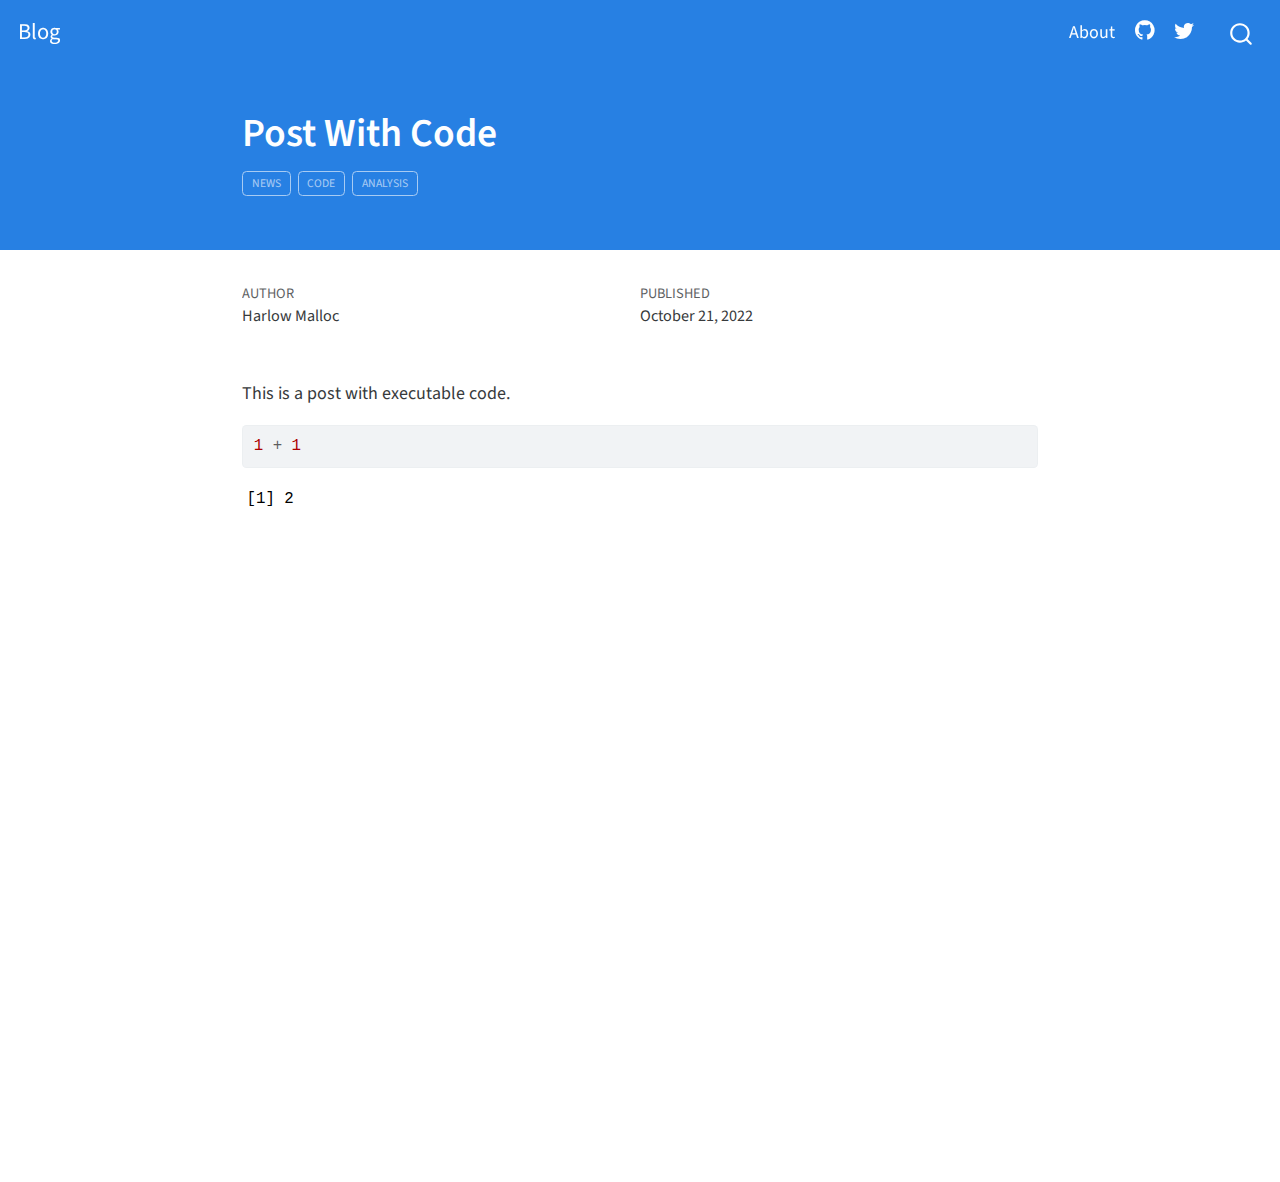
<file: posts/post-with-code/index.html>
<!DOCTYPE html>
<html xmlns="http://www.w3.org/1999/xhtml" lang="en" xml:lang="en"><head>

<meta charset="utf-8">
<meta name="generator" content="quarto-1.1.251">

<meta name="viewport" content="width=device-width, initial-scale=1.0, user-scalable=yes">

<meta name="author" content="Harlow Malloc">
<meta name="dcterms.date" content="2022-10-21">

<title>Blog - Post With Code</title>
<style>
code{white-space: pre-wrap;}
span.smallcaps{font-variant: small-caps;}
div.columns{display: flex; gap: min(4vw, 1.5em);}
div.column{flex: auto; overflow-x: auto;}
div.hanging-indent{margin-left: 1.5em; text-indent: -1.5em;}
ul.task-list{list-style: none;}
ul.task-list li input[type="checkbox"] {
  width: 0.8em;
  margin: 0 0.8em 0.2em -1.6em;
  vertical-align: middle;
}
pre > code.sourceCode { white-space: pre; position: relative; }
pre > code.sourceCode > span { display: inline-block; line-height: 1.25; }
pre > code.sourceCode > span:empty { height: 1.2em; }
.sourceCode { overflow: visible; }
code.sourceCode > span { color: inherit; text-decoration: inherit; }
div.sourceCode { margin: 1em 0; }
pre.sourceCode { margin: 0; }
@media screen {
div.sourceCode { overflow: auto; }
}
@media print {
pre > code.sourceCode { white-space: pre-wrap; }
pre > code.sourceCode > span { text-indent: -5em; padding-left: 5em; }
}
pre.numberSource code
  { counter-reset: source-line 0; }
pre.numberSource code > span
  { position: relative; left: -4em; counter-increment: source-line; }
pre.numberSource code > span > a:first-child::before
  { content: counter(source-line);
    position: relative; left: -1em; text-align: right; vertical-align: baseline;
    border: none; display: inline-block;
    -webkit-touch-callout: none; -webkit-user-select: none;
    -khtml-user-select: none; -moz-user-select: none;
    -ms-user-select: none; user-select: none;
    padding: 0 4px; width: 4em;
    color: #aaaaaa;
  }
pre.numberSource { margin-left: 3em; border-left: 1px solid #aaaaaa;  padding-left: 4px; }
div.sourceCode
  {   }
@media screen {
pre > code.sourceCode > span > a:first-child::before { text-decoration: underline; }
}
code span.al { color: #ff0000; font-weight: bold; } /* Alert */
code span.an { color: #60a0b0; font-weight: bold; font-style: italic; } /* Annotation */
code span.at { color: #7d9029; } /* Attribute */
code span.bn { color: #40a070; } /* BaseN */
code span.bu { color: #008000; } /* BuiltIn */
code span.cf { color: #007020; font-weight: bold; } /* ControlFlow */
code span.ch { color: #4070a0; } /* Char */
code span.cn { color: #880000; } /* Constant */
code span.co { color: #60a0b0; font-style: italic; } /* Comment */
code span.cv { color: #60a0b0; font-weight: bold; font-style: italic; } /* CommentVar */
code span.do { color: #ba2121; font-style: italic; } /* Documentation */
code span.dt { color: #902000; } /* DataType */
code span.dv { color: #40a070; } /* DecVal */
code span.er { color: #ff0000; font-weight: bold; } /* Error */
code span.ex { } /* Extension */
code span.fl { color: #40a070; } /* Float */
code span.fu { color: #06287e; } /* Function */
code span.im { color: #008000; font-weight: bold; } /* Import */
code span.in { color: #60a0b0; font-weight: bold; font-style: italic; } /* Information */
code span.kw { color: #007020; font-weight: bold; } /* Keyword */
code span.op { color: #666666; } /* Operator */
code span.ot { color: #007020; } /* Other */
code span.pp { color: #bc7a00; } /* Preprocessor */
code span.sc { color: #4070a0; } /* SpecialChar */
code span.ss { color: #bb6688; } /* SpecialString */
code span.st { color: #4070a0; } /* String */
code span.va { color: #19177c; } /* Variable */
code span.vs { color: #4070a0; } /* VerbatimString */
code span.wa { color: #60a0b0; font-weight: bold; font-style: italic; } /* Warning */
</style>


<script src="../../site_libs/quarto-nav/quarto-nav.js"></script>
<script src="../../site_libs/quarto-nav/headroom.min.js"></script>
<script src="../../site_libs/clipboard/clipboard.min.js"></script>
<script src="../../site_libs/quarto-search/autocomplete.umd.js"></script>
<script src="../../site_libs/quarto-search/fuse.min.js"></script>
<script src="../../site_libs/quarto-search/quarto-search.js"></script>
<meta name="quarto:offset" content="../../">
<script src="../../site_libs/quarto-html/quarto.js"></script>
<script src="../../site_libs/quarto-html/popper.min.js"></script>
<script src="../../site_libs/quarto-html/tippy.umd.min.js"></script>
<script src="../../site_libs/quarto-html/anchor.min.js"></script>
<link href="../../site_libs/quarto-html/tippy.css" rel="stylesheet">
<link href="../../site_libs/quarto-html/quarto-syntax-highlighting.css" rel="stylesheet" id="quarto-text-highlighting-styles">
<script src="../../site_libs/bootstrap/bootstrap.min.js"></script>
<link href="../../site_libs/bootstrap/bootstrap-icons.css" rel="stylesheet">
<link href="../../site_libs/bootstrap/bootstrap.min.css" rel="stylesheet" id="quarto-bootstrap" data-mode="light">
<script id="quarto-search-options" type="application/json">{
  "location": "navbar",
  "copy-button": false,
  "collapse-after": 3,
  "panel-placement": "end",
  "type": "overlay",
  "limit": 20,
  "language": {
    "search-no-results-text": "No results",
    "search-matching-documents-text": "matching documents",
    "search-copy-link-title": "Copy link to search",
    "search-hide-matches-text": "Hide additional matches",
    "search-more-match-text": "more match in this document",
    "search-more-matches-text": "more matches in this document",
    "search-clear-button-title": "Clear",
    "search-detached-cancel-button-title": "Cancel",
    "search-submit-button-title": "Submit"
  }
}</script>


<link rel="stylesheet" href="../../styles.css">
</head>

<body class="nav-fixed fullcontent">

<div id="quarto-search-results"></div>
  <header id="quarto-header" class="headroom fixed-top">
    <nav class="navbar navbar-expand-lg navbar-dark ">
      <div class="navbar-container container-fluid">
      <div class="navbar-brand-container">
    <a class="navbar-brand" href="../../index.html">
    <span class="navbar-title">Blog</span>
    </a>
  </div>
          <button class="navbar-toggler" type="button" data-bs-toggle="collapse" data-bs-target="#navbarCollapse" aria-controls="navbarCollapse" aria-expanded="false" aria-label="Toggle navigation" onclick="if (window.quartoToggleHeadroom) { window.quartoToggleHeadroom(); }">
  <span class="navbar-toggler-icon"></span>
</button>
          <div class="collapse navbar-collapse" id="navbarCollapse">
            <ul class="navbar-nav navbar-nav-scroll ms-auto">
  <li class="nav-item">
    <a class="nav-link" href="../../about.html">About</a>
  </li>  
  <li class="nav-item compact">
    <a class="nav-link" href="https://github.com/"><i class="bi bi-github" role="img">
</i> 
 </a>
  </li>  
  <li class="nav-item compact">
    <a class="nav-link" href="https://twitter.com"><i class="bi bi-twitter" role="img">
</i> 
 </a>
  </li>  
</ul>
              <div id="quarto-search" class="" title="Search"></div>
          </div> <!-- /navcollapse -->
      </div> <!-- /container-fluid -->
    </nav>
</header>
<!-- content -->
<header id="title-block-header" class="quarto-title-block default page-columns page-full">
  <div class="quarto-title-banner page-columns page-full">
    <div class="quarto-title column-body">
      <h1 class="title">Post With Code</h1>
                                <div class="quarto-categories">
                <div class="quarto-category">news</div>
                <div class="quarto-category">code</div>
                <div class="quarto-category">analysis</div>
              </div>
                  </div>
  </div>
    
  
  <div class="quarto-title-meta">

      <div>
      <div class="quarto-title-meta-heading">Author</div>
      <div class="quarto-title-meta-contents">
               <p>Harlow Malloc </p>
            </div>
    </div>
      
      <div>
      <div class="quarto-title-meta-heading">Published</div>
      <div class="quarto-title-meta-contents">
        <p class="date">October 21, 2022</p>
      </div>
    </div>
      
    </div>
    
  
  </header><div id="quarto-content" class="quarto-container page-columns page-rows-contents page-layout-article page-navbar">
<!-- sidebar -->
<!-- margin-sidebar -->
    
<!-- main -->
<main class="content quarto-banner-title-block" id="quarto-document-content">




<p>This is a post with executable code.</p>
<div class="cell">
<div class="sourceCode cell-code" id="cb1"><pre class="sourceCode r code-with-copy"><code class="sourceCode r"><span id="cb1-1"><a href="#cb1-1" aria-hidden="true" tabindex="-1"></a><span class="dv">1</span> <span class="sc">+</span> <span class="dv">1</span></span></code><button title="Copy to Clipboard" class="code-copy-button"><i class="bi"></i></button></pre></div>
<div class="cell-output cell-output-stdout">
<pre><code>[1] 2</code></pre>
</div>
</div>



</main> <!-- /main -->
<script id="quarto-html-after-body" type="application/javascript">
window.document.addEventListener("DOMContentLoaded", function (event) {
  const toggleBodyColorMode = (bsSheetEl) => {
    const mode = bsSheetEl.getAttribute("data-mode");
    const bodyEl = window.document.querySelector("body");
    if (mode === "dark") {
      bodyEl.classList.add("quarto-dark");
      bodyEl.classList.remove("quarto-light");
    } else {
      bodyEl.classList.add("quarto-light");
      bodyEl.classList.remove("quarto-dark");
    }
  }
  const toggleBodyColorPrimary = () => {
    const bsSheetEl = window.document.querySelector("link#quarto-bootstrap");
    if (bsSheetEl) {
      toggleBodyColorMode(bsSheetEl);
    }
  }
  toggleBodyColorPrimary();  
  const icon = "";
  const anchorJS = new window.AnchorJS();
  anchorJS.options = {
    placement: 'right',
    icon: icon
  };
  anchorJS.add('.anchored');
  const clipboard = new window.ClipboardJS('.code-copy-button', {
    target: function(trigger) {
      return trigger.previousElementSibling;
    }
  });
  clipboard.on('success', function(e) {
    // button target
    const button = e.trigger;
    // don't keep focus
    button.blur();
    // flash "checked"
    button.classList.add('code-copy-button-checked');
    var currentTitle = button.getAttribute("title");
    button.setAttribute("title", "Copied!");
    setTimeout(function() {
      button.setAttribute("title", currentTitle);
      button.classList.remove('code-copy-button-checked');
    }, 1000);
    // clear code selection
    e.clearSelection();
  });
  function tippyHover(el, contentFn) {
    const config = {
      allowHTML: true,
      content: contentFn,
      maxWidth: 500,
      delay: 100,
      arrow: false,
      appendTo: function(el) {
          return el.parentElement;
      },
      interactive: true,
      interactiveBorder: 10,
      theme: 'quarto',
      placement: 'bottom-start'
    };
    window.tippy(el, config); 
  }
  const noterefs = window.document.querySelectorAll('a[role="doc-noteref"]');
  for (var i=0; i<noterefs.length; i++) {
    const ref = noterefs[i];
    tippyHover(ref, function() {
      // use id or data attribute instead here
      let href = ref.getAttribute('data-footnote-href') || ref.getAttribute('href');
      try { href = new URL(href).hash; } catch {}
      const id = href.replace(/^#\/?/, "");
      const note = window.document.getElementById(id);
      return note.innerHTML;
    });
  }
  var bibliorefs = window.document.querySelectorAll('a[role="doc-biblioref"]');
  for (var i=0; i<bibliorefs.length; i++) {
    const ref = bibliorefs[i];
    const cites = ref.parentNode.getAttribute('data-cites').split(' ');
    tippyHover(ref, function() {
      var popup = window.document.createElement('div');
      cites.forEach(function(cite) {
        var citeDiv = window.document.createElement('div');
        citeDiv.classList.add('hanging-indent');
        citeDiv.classList.add('csl-entry');
        var biblioDiv = window.document.getElementById('ref-' + cite);
        if (biblioDiv) {
          citeDiv.innerHTML = biblioDiv.innerHTML;
        }
        popup.appendChild(citeDiv);
      });
      return popup.innerHTML;
    });
  }
});
</script>
</div> <!-- /content -->



</body></html>
</file>
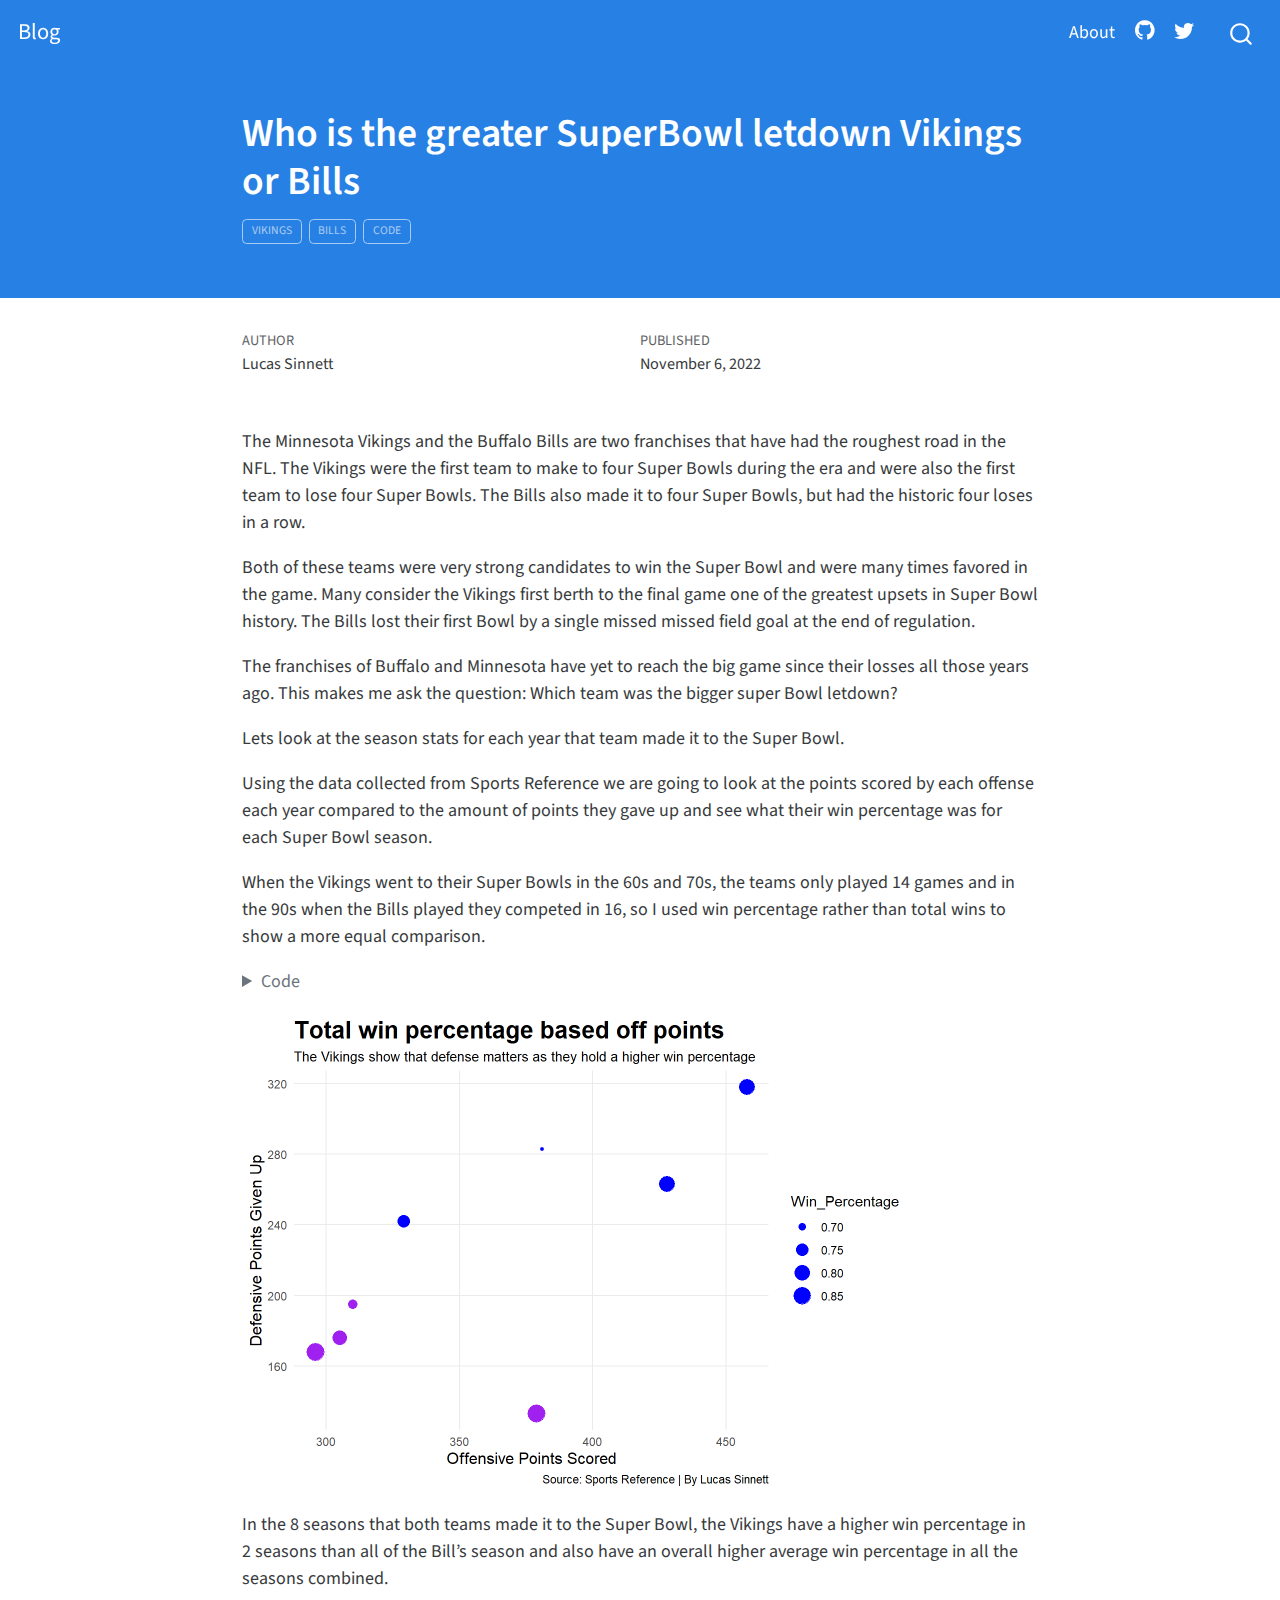
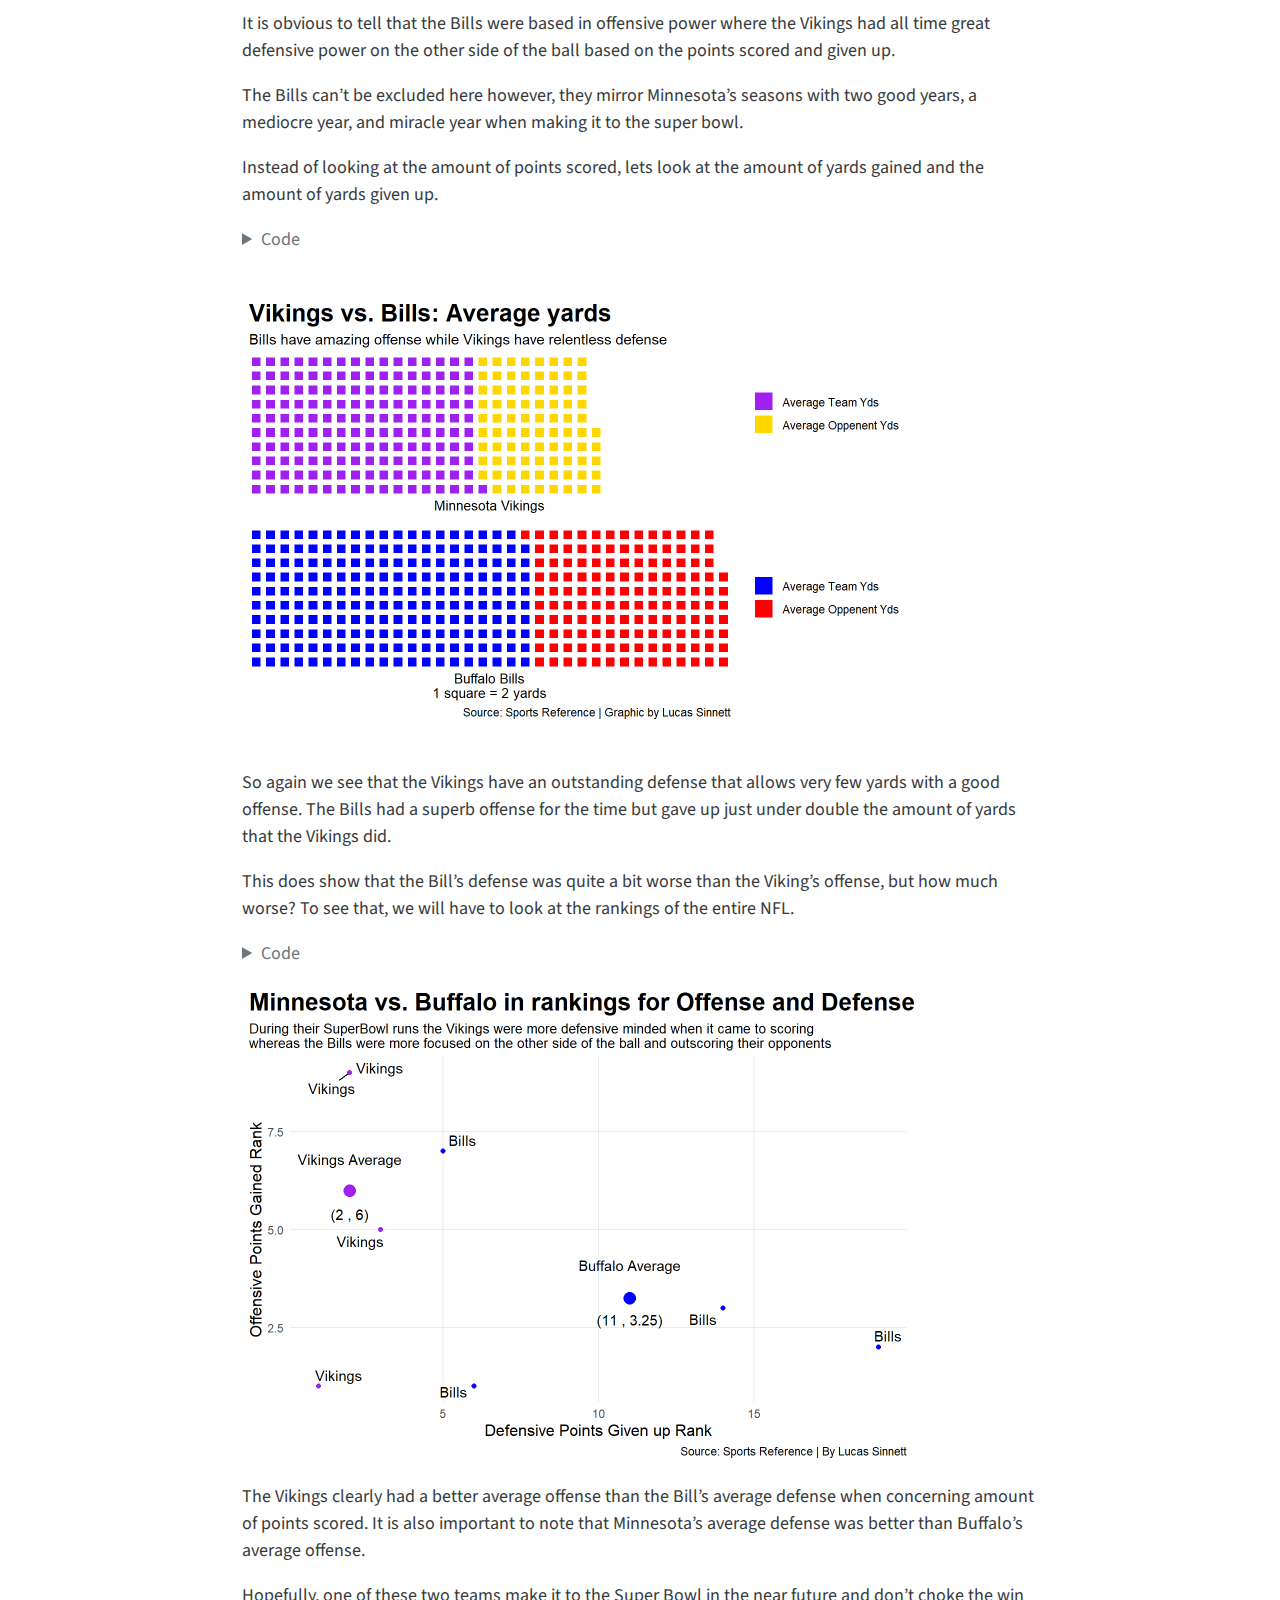
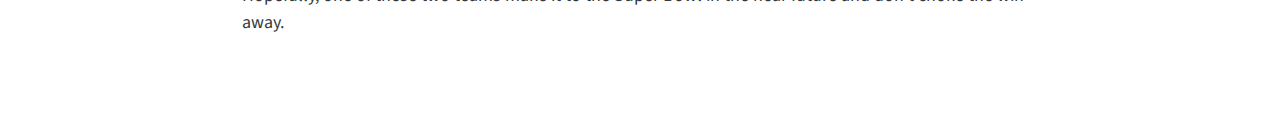
<file: posts/vikings-greatest-super-bowl-letdown/index.html>
<!DOCTYPE html>
<html xmlns="http://www.w3.org/1999/xhtml" lang="en" xml:lang="en"><head>

<meta charset="utf-8">
<meta name="generator" content="quarto-1.1.251">

<meta name="viewport" content="width=device-width, initial-scale=1.0, user-scalable=yes">

<meta name="author" content="Lucas Sinnett">
<meta name="dcterms.date" content="2022-11-06">

<title>Blog - Who is the greater SuperBowl letdown Vikings or Bills</title>
<style>
code{white-space: pre-wrap;}
span.smallcaps{font-variant: small-caps;}
div.columns{display: flex; gap: min(4vw, 1.5em);}
div.column{flex: auto; overflow-x: auto;}
div.hanging-indent{margin-left: 1.5em; text-indent: -1.5em;}
ul.task-list{list-style: none;}
ul.task-list li input[type="checkbox"] {
  width: 0.8em;
  margin: 0 0.8em 0.2em -1.6em;
  vertical-align: middle;
}
pre > code.sourceCode { white-space: pre; position: relative; }
pre > code.sourceCode > span { display: inline-block; line-height: 1.25; }
pre > code.sourceCode > span:empty { height: 1.2em; }
.sourceCode { overflow: visible; }
code.sourceCode > span { color: inherit; text-decoration: inherit; }
div.sourceCode { margin: 1em 0; }
pre.sourceCode { margin: 0; }
@media screen {
div.sourceCode { overflow: auto; }
}
@media print {
pre > code.sourceCode { white-space: pre-wrap; }
pre > code.sourceCode > span { text-indent: -5em; padding-left: 5em; }
}
pre.numberSource code
  { counter-reset: source-line 0; }
pre.numberSource code > span
  { position: relative; left: -4em; counter-increment: source-line; }
pre.numberSource code > span > a:first-child::before
  { content: counter(source-line);
    position: relative; left: -1em; text-align: right; vertical-align: baseline;
    border: none; display: inline-block;
    -webkit-touch-callout: none; -webkit-user-select: none;
    -khtml-user-select: none; -moz-user-select: none;
    -ms-user-select: none; user-select: none;
    padding: 0 4px; width: 4em;
    color: #aaaaaa;
  }
pre.numberSource { margin-left: 3em; border-left: 1px solid #aaaaaa;  padding-left: 4px; }
div.sourceCode
  {   }
@media screen {
pre > code.sourceCode > span > a:first-child::before { text-decoration: underline; }
}
code span.al { color: #ff0000; font-weight: bold; } /* Alert */
code span.an { color: #60a0b0; font-weight: bold; font-style: italic; } /* Annotation */
code span.at { color: #7d9029; } /* Attribute */
code span.bn { color: #40a070; } /* BaseN */
code span.bu { color: #008000; } /* BuiltIn */
code span.cf { color: #007020; font-weight: bold; } /* ControlFlow */
code span.ch { color: #4070a0; } /* Char */
code span.cn { color: #880000; } /* Constant */
code span.co { color: #60a0b0; font-style: italic; } /* Comment */
code span.cv { color: #60a0b0; font-weight: bold; font-style: italic; } /* CommentVar */
code span.do { color: #ba2121; font-style: italic; } /* Documentation */
code span.dt { color: #902000; } /* DataType */
code span.dv { color: #40a070; } /* DecVal */
code span.er { color: #ff0000; font-weight: bold; } /* Error */
code span.ex { } /* Extension */
code span.fl { color: #40a070; } /* Float */
code span.fu { color: #06287e; } /* Function */
code span.im { color: #008000; font-weight: bold; } /* Import */
code span.in { color: #60a0b0; font-weight: bold; font-style: italic; } /* Information */
code span.kw { color: #007020; font-weight: bold; } /* Keyword */
code span.op { color: #666666; } /* Operator */
code span.ot { color: #007020; } /* Other */
code span.pp { color: #bc7a00; } /* Preprocessor */
code span.sc { color: #4070a0; } /* SpecialChar */
code span.ss { color: #bb6688; } /* SpecialString */
code span.st { color: #4070a0; } /* String */
code span.va { color: #19177c; } /* Variable */
code span.vs { color: #4070a0; } /* VerbatimString */
code span.wa { color: #60a0b0; font-weight: bold; font-style: italic; } /* Warning */
</style>


<script src="../../site_libs/quarto-nav/quarto-nav.js"></script>
<script src="../../site_libs/quarto-nav/headroom.min.js"></script>
<script src="../../site_libs/clipboard/clipboard.min.js"></script>
<script src="../../site_libs/quarto-search/autocomplete.umd.js"></script>
<script src="../../site_libs/quarto-search/fuse.min.js"></script>
<script src="../../site_libs/quarto-search/quarto-search.js"></script>
<meta name="quarto:offset" content="../../">
<script src="../../site_libs/quarto-html/quarto.js"></script>
<script src="../../site_libs/quarto-html/popper.min.js"></script>
<script src="../../site_libs/quarto-html/tippy.umd.min.js"></script>
<script src="../../site_libs/quarto-html/anchor.min.js"></script>
<link href="../../site_libs/quarto-html/tippy.css" rel="stylesheet">
<link href="../../site_libs/quarto-html/quarto-syntax-highlighting.css" rel="stylesheet" id="quarto-text-highlighting-styles">
<script src="../../site_libs/bootstrap/bootstrap.min.js"></script>
<link href="../../site_libs/bootstrap/bootstrap-icons.css" rel="stylesheet">
<link href="../../site_libs/bootstrap/bootstrap.min.css" rel="stylesheet" id="quarto-bootstrap" data-mode="light">
<script id="quarto-search-options" type="application/json">{
  "location": "navbar",
  "copy-button": false,
  "collapse-after": 3,
  "panel-placement": "end",
  "type": "overlay",
  "limit": 20,
  "language": {
    "search-no-results-text": "No results",
    "search-matching-documents-text": "matching documents",
    "search-copy-link-title": "Copy link to search",
    "search-hide-matches-text": "Hide additional matches",
    "search-more-match-text": "more match in this document",
    "search-more-matches-text": "more matches in this document",
    "search-clear-button-title": "Clear",
    "search-detached-cancel-button-title": "Cancel",
    "search-submit-button-title": "Submit"
  }
}</script>


<link rel="stylesheet" href="../../styles.css">
</head>

<body class="nav-fixed fullcontent">

<div id="quarto-search-results"></div>
  <header id="quarto-header" class="headroom fixed-top">
    <nav class="navbar navbar-expand-lg navbar-dark ">
      <div class="navbar-container container-fluid">
      <div class="navbar-brand-container">
    <a class="navbar-brand" href="../../index.html">
    <span class="navbar-title">Blog</span>
    </a>
  </div>
          <button class="navbar-toggler" type="button" data-bs-toggle="collapse" data-bs-target="#navbarCollapse" aria-controls="navbarCollapse" aria-expanded="false" aria-label="Toggle navigation" onclick="if (window.quartoToggleHeadroom) { window.quartoToggleHeadroom(); }">
  <span class="navbar-toggler-icon"></span>
</button>
          <div class="collapse navbar-collapse" id="navbarCollapse">
            <ul class="navbar-nav navbar-nav-scroll ms-auto">
  <li class="nav-item">
    <a class="nav-link" href="../../about.html">About</a>
  </li>  
  <li class="nav-item compact">
    <a class="nav-link" href="https://github.com/"><i class="bi bi-github" role="img">
</i> 
 </a>
  </li>  
  <li class="nav-item compact">
    <a class="nav-link" href="https://twitter.com"><i class="bi bi-twitter" role="img">
</i> 
 </a>
  </li>  
</ul>
              <div id="quarto-search" class="" title="Search"></div>
          </div> <!-- /navcollapse -->
      </div> <!-- /container-fluid -->
    </nav>
</header>
<!-- content -->
<header id="title-block-header" class="quarto-title-block default page-columns page-full">
  <div class="quarto-title-banner page-columns page-full">
    <div class="quarto-title column-body">
      <h1 class="title">Who is the greater SuperBowl letdown Vikings or Bills</h1>
                                <div class="quarto-categories">
                <div class="quarto-category">vikings</div>
                <div class="quarto-category">bills</div>
                <div class="quarto-category">code</div>
              </div>
                  </div>
  </div>
    
  
  <div class="quarto-title-meta">

      <div>
      <div class="quarto-title-meta-heading">Author</div>
      <div class="quarto-title-meta-contents">
               <p>Lucas Sinnett </p>
            </div>
    </div>
      
      <div>
      <div class="quarto-title-meta-heading">Published</div>
      <div class="quarto-title-meta-contents">
        <p class="date">November 6, 2022</p>
      </div>
    </div>
      
    </div>
    
  
  </header><div id="quarto-content" class="quarto-container page-columns page-rows-contents page-layout-article page-navbar">
<!-- sidebar -->
<!-- margin-sidebar -->
    
<!-- main -->
<main class="content quarto-banner-title-block" id="quarto-document-content">




<p>The Minnesota Vikings and the Buffalo Bills are two franchises that have had the roughest road in the NFL. The Vikings were the first team to make to four Super Bowls during the era and were also the first team to lose four Super Bowls. The Bills also made it to four Super Bowls, but had the historic four loses in a row.</p>
<p>Both of these teams were very strong candidates to win the Super Bowl and were many times favored in the game. Many consider the Vikings first berth to the final game one of the greatest upsets in Super Bowl history. The Bills lost their first Bowl by a single missed missed field goal at the end of regulation.</p>
<p>The franchises of Buffalo and Minnesota have yet to reach the big game since their losses all those years ago. This makes me ask the question: Which team was the bigger super Bowl letdown?</p>
<p>Lets look at the season stats for each year that team made it to the Super Bowl.</p>
<p>Using the data collected from Sports Reference we are going to look at the points scored by each offense each year compared to the amount of points they gave up and see what their win percentage was for each Super Bowl season.</p>
<p>When the Vikings went to their Super Bowls in the 60s and 70s, the teams only played 14 games and in the 90s when the Bills played they competed in 16, so I used win percentage rather than total wins to show a more equal comparison.</p>
<div class="cell">
<details>
<summary>Code</summary>
<div class="sourceCode cell-code" id="cb1"><pre class="sourceCode r code-with-copy"><code class="sourceCode r"><span id="cb1-1"><a href="#cb1-1" aria-hidden="true" tabindex="-1"></a><span class="fu">library</span>(tidyverse)</span>
<span id="cb1-2"><a href="#cb1-2" aria-hidden="true" tabindex="-1"></a><span class="fu">library</span>(readr)</span>
<span id="cb1-3"><a href="#cb1-3" aria-hidden="true" tabindex="-1"></a><span class="fu">library</span>(ggrepel)</span>
<span id="cb1-4"><a href="#cb1-4" aria-hidden="true" tabindex="-1"></a><span class="fu">library</span>(waffle)</span>
<span id="cb1-5"><a href="#cb1-5" aria-hidden="true" tabindex="-1"></a></span>
<span id="cb1-6"><a href="#cb1-6" aria-hidden="true" tabindex="-1"></a>v1 <span class="ot">&lt;-</span> <span class="fu">read_csv</span>(<span class="st">"1969.csv"</span>) <span class="sc">%&gt;%</span> </span>
<span id="cb1-7"><a href="#cb1-7" aria-hidden="true" tabindex="-1"></a>  <span class="fu">mutate</span>(<span class="at">PF1969=</span>PF) <span class="sc">%&gt;%</span> </span>
<span id="cb1-8"><a href="#cb1-8" aria-hidden="true" tabindex="-1"></a>  <span class="fu">select</span>(Player, PF1969)</span>
<span id="cb1-9"><a href="#cb1-9" aria-hidden="true" tabindex="-1"></a>v2 <span class="ot">&lt;-</span> <span class="fu">read_csv</span>(<span class="st">"1973.csv"</span>) <span class="sc">%&gt;%</span> </span>
<span id="cb1-10"><a href="#cb1-10" aria-hidden="true" tabindex="-1"></a>  <span class="fu">mutate</span>(<span class="at">PF1973=</span>PF) <span class="sc">%&gt;%</span> </span>
<span id="cb1-11"><a href="#cb1-11" aria-hidden="true" tabindex="-1"></a>  <span class="fu">select</span>(Player, PF1973)</span>
<span id="cb1-12"><a href="#cb1-12" aria-hidden="true" tabindex="-1"></a>v3 <span class="ot">&lt;-</span> <span class="fu">read_csv</span>(<span class="st">"1974.csv"</span>) <span class="sc">%&gt;%</span> </span>
<span id="cb1-13"><a href="#cb1-13" aria-hidden="true" tabindex="-1"></a>  <span class="fu">mutate</span>(<span class="at">PF1974=</span>PF) <span class="sc">%&gt;%</span> </span>
<span id="cb1-14"><a href="#cb1-14" aria-hidden="true" tabindex="-1"></a>  <span class="fu">select</span>(Player, PF1974)</span>
<span id="cb1-15"><a href="#cb1-15" aria-hidden="true" tabindex="-1"></a>v4 <span class="ot">&lt;-</span> <span class="fu">read_csv</span>(<span class="st">"1976.csv"</span>) <span class="sc">%&gt;%</span> </span>
<span id="cb1-16"><a href="#cb1-16" aria-hidden="true" tabindex="-1"></a>  <span class="fu">mutate</span>(<span class="at">PF1976=</span>PF) <span class="sc">%&gt;%</span> </span>
<span id="cb1-17"><a href="#cb1-17" aria-hidden="true" tabindex="-1"></a>  <span class="fu">select</span>(Player, PF1976)</span>
<span id="cb1-18"><a href="#cb1-18" aria-hidden="true" tabindex="-1"></a>b1 <span class="ot">&lt;-</span> <span class="fu">read_csv</span>(<span class="st">"1990.csv"</span>) <span class="sc">%&gt;%</span> </span>
<span id="cb1-19"><a href="#cb1-19" aria-hidden="true" tabindex="-1"></a>  <span class="fu">mutate</span>(<span class="at">PF1990=</span>PF) <span class="sc">%&gt;%</span> </span>
<span id="cb1-20"><a href="#cb1-20" aria-hidden="true" tabindex="-1"></a>  <span class="fu">select</span>(Player, PF1990)</span>
<span id="cb1-21"><a href="#cb1-21" aria-hidden="true" tabindex="-1"></a>b2 <span class="ot">&lt;-</span> <span class="fu">read_csv</span>(<span class="st">"1991.csv"</span>) <span class="sc">%&gt;%</span> </span>
<span id="cb1-22"><a href="#cb1-22" aria-hidden="true" tabindex="-1"></a>  <span class="fu">mutate</span>(<span class="at">PF1991=</span>PF) <span class="sc">%&gt;%</span> </span>
<span id="cb1-23"><a href="#cb1-23" aria-hidden="true" tabindex="-1"></a>  <span class="fu">select</span>(Player, PF1991)</span>
<span id="cb1-24"><a href="#cb1-24" aria-hidden="true" tabindex="-1"></a>b3 <span class="ot">&lt;-</span> <span class="fu">read_csv</span>(<span class="st">"1992.csv"</span>) <span class="sc">%&gt;%</span> </span>
<span id="cb1-25"><a href="#cb1-25" aria-hidden="true" tabindex="-1"></a>  <span class="fu">mutate</span>(<span class="at">PF1992=</span>PF) <span class="sc">%&gt;%</span> </span>
<span id="cb1-26"><a href="#cb1-26" aria-hidden="true" tabindex="-1"></a>  <span class="fu">select</span>(Player, PF1992)</span>
<span id="cb1-27"><a href="#cb1-27" aria-hidden="true" tabindex="-1"></a>b4 <span class="ot">&lt;-</span> <span class="fu">read_csv</span>(<span class="st">"1993.csv"</span>) <span class="sc">%&gt;%</span> </span>
<span id="cb1-28"><a href="#cb1-28" aria-hidden="true" tabindex="-1"></a>  <span class="fu">mutate</span>(<span class="at">PF1993=</span>PF) <span class="sc">%&gt;%</span> </span>
<span id="cb1-29"><a href="#cb1-29" aria-hidden="true" tabindex="-1"></a>  <span class="fu">select</span>(Player, PF1993)</span>
<span id="cb1-30"><a href="#cb1-30" aria-hidden="true" tabindex="-1"></a>combined3 <span class="ot">&lt;-</span> <span class="fu">read.csv</span>(<span class="st">"combined3.csv"</span>)</span>
<span id="cb1-31"><a href="#cb1-31" aria-hidden="true" tabindex="-1"></a>combined4 <span class="ot">&lt;-</span> <span class="fu">read_csv</span>(<span class="st">"combined4.csv"</span>)</span>
<span id="cb1-32"><a href="#cb1-32" aria-hidden="true" tabindex="-1"></a></span>
<span id="cb1-33"><a href="#cb1-33" aria-hidden="true" tabindex="-1"></a>combined3<span class="sc">$</span>Team <span class="ot">&lt;-</span> <span class="fu">c</span>(<span class="st">"Vikings"</span>,<span class="st">"Vikings"</span>,<span class="st">"Vikings"</span>,<span class="st">"Vikings"</span>,<span class="st">"Bills"</span>,<span class="st">"Bills"</span>,<span class="st">"Bills"</span>,<span class="st">"Bills"</span>)</span>
<span id="cb1-34"><a href="#cb1-34" aria-hidden="true" tabindex="-1"></a>combined3<span class="sc">$</span>Wins <span class="ot">&lt;-</span> <span class="fu">c</span>(<span class="dv">12</span>,<span class="dv">12</span>,<span class="dv">10</span>,<span class="dv">11</span>,<span class="dv">13</span>,<span class="dv">13</span>,<span class="dv">11</span>,<span class="dv">12</span>)</span>
<span id="cb1-35"><a href="#cb1-35" aria-hidden="true" tabindex="-1"></a>combined3<span class="sc">$</span>Win_Percentage <span class="ot">&lt;-</span> <span class="fu">c</span>(.<span class="dv">857</span>,.<span class="dv">857</span>,.<span class="dv">714</span>,.<span class="dv">786</span>,.<span class="dv">813</span>,.<span class="dv">813</span>,.<span class="dv">688</span>,.<span class="dv">75</span>)</span>
<span id="cb1-36"><a href="#cb1-36" aria-hidden="true" tabindex="-1"></a></span>
<span id="cb1-37"><a href="#cb1-37" aria-hidden="true" tabindex="-1"></a>vk <span class="ot">&lt;-</span> combined3 <span class="sc">%&gt;%</span> </span>
<span id="cb1-38"><a href="#cb1-38" aria-hidden="true" tabindex="-1"></a>  <span class="fu">filter</span>(</span>
<span id="cb1-39"><a href="#cb1-39" aria-hidden="true" tabindex="-1"></a>    Team <span class="sc">==</span> <span class="st">"Vikings"</span></span>
<span id="cb1-40"><a href="#cb1-40" aria-hidden="true" tabindex="-1"></a>    )</span>
<span id="cb1-41"><a href="#cb1-41" aria-hidden="true" tabindex="-1"></a>bf <span class="ot">&lt;-</span> combined3 <span class="sc">%&gt;%</span> </span>
<span id="cb1-42"><a href="#cb1-42" aria-hidden="true" tabindex="-1"></a>  <span class="fu">filter</span>(</span>
<span id="cb1-43"><a href="#cb1-43" aria-hidden="true" tabindex="-1"></a>    Team <span class="sc">==</span> <span class="st">"Bills"</span></span>
<span id="cb1-44"><a href="#cb1-44" aria-hidden="true" tabindex="-1"></a>    )</span>
<span id="cb1-45"><a href="#cb1-45" aria-hidden="true" tabindex="-1"></a>vk2 <span class="ot">&lt;-</span> vk <span class="sc">%&gt;%</span> </span>
<span id="cb1-46"><a href="#cb1-46" aria-hidden="true" tabindex="-1"></a>  <span class="fu">mutate</span>(</span>
<span id="cb1-47"><a href="#cb1-47" aria-hidden="true" tabindex="-1"></a>    <span class="at">Total_PFOffense =</span> <span class="fu">mean</span>(PFOffense), </span>
<span id="cb1-48"><a href="#cb1-48" aria-hidden="true" tabindex="-1"></a>    <span class="at">Total_PFDefense =</span> <span class="fu">mean</span>(PFDefense)</span>
<span id="cb1-49"><a href="#cb1-49" aria-hidden="true" tabindex="-1"></a>    )</span>
<span id="cb1-50"><a href="#cb1-50" aria-hidden="true" tabindex="-1"></a>bf2 <span class="ot">&lt;-</span> bf <span class="sc">%&gt;%</span> </span>
<span id="cb1-51"><a href="#cb1-51" aria-hidden="true" tabindex="-1"></a>  <span class="fu">mutate</span>(</span>
<span id="cb1-52"><a href="#cb1-52" aria-hidden="true" tabindex="-1"></a>    <span class="at">Total_PFOffense =</span> <span class="fu">mean</span>(PFOffense),</span>
<span id="cb1-53"><a href="#cb1-53" aria-hidden="true" tabindex="-1"></a>    <span class="at">Total_PFDefense =</span> <span class="fu">mean</span>(PFDefense)</span>
<span id="cb1-54"><a href="#cb1-54" aria-hidden="true" tabindex="-1"></a>    )</span>
<span id="cb1-55"><a href="#cb1-55" aria-hidden="true" tabindex="-1"></a></span>
<span id="cb1-56"><a href="#cb1-56" aria-hidden="true" tabindex="-1"></a><span class="fu">ggplot</span>() <span class="sc">+</span></span>
<span id="cb1-57"><a href="#cb1-57" aria-hidden="true" tabindex="-1"></a>  <span class="fu">geom_point</span>(<span class="at">data=</span>vk, <span class="fu">aes</span>(<span class="at">x=</span> TeamStats, <span class="at">y=</span> Opp.Stats, <span class="at">size=</span>Win_Percentage), <span class="at">color=</span><span class="st">"purple"</span>) <span class="sc">+</span></span>
<span id="cb1-58"><a href="#cb1-58" aria-hidden="true" tabindex="-1"></a>  <span class="fu">geom_point</span>(<span class="at">data=</span>bf, <span class="fu">aes</span>(<span class="at">x=</span> TeamStats, <span class="at">y=</span> Opp.Stats, <span class="at">size=</span>Win_Percentage),  <span class="at">color=</span><span class="st">"blue"</span>) <span class="sc">+</span></span>
<span id="cb1-59"><a href="#cb1-59" aria-hidden="true" tabindex="-1"></a>  <span class="fu">labs</span>(<span class="at">title =</span> <span class="st">"Total win percentage based off points"</span>,</span>
<span id="cb1-60"><a href="#cb1-60" aria-hidden="true" tabindex="-1"></a>       <span class="at">subtitle=</span> <span class="st">"The Vikings show that defense matters as they hold a higher win percentage"</span>,</span>
<span id="cb1-61"><a href="#cb1-61" aria-hidden="true" tabindex="-1"></a>       <span class="at">x=</span><span class="st">"Offensive Points Scored"</span>,</span>
<span id="cb1-62"><a href="#cb1-62" aria-hidden="true" tabindex="-1"></a>       <span class="at">y=</span><span class="st">"Defensive Points Given Up"</span>,  </span>
<span id="cb1-63"><a href="#cb1-63" aria-hidden="true" tabindex="-1"></a>       <span class="at">caption=</span><span class="st">"Source: Sports Reference | By Lucas Sinnett"</span>) <span class="sc">+</span> </span>
<span id="cb1-64"><a href="#cb1-64" aria-hidden="true" tabindex="-1"></a>  <span class="fu">theme_minimal</span>() <span class="sc">+</span> </span>
<span id="cb1-65"><a href="#cb1-65" aria-hidden="true" tabindex="-1"></a>  <span class="fu">theme</span>(</span>
<span id="cb1-66"><a href="#cb1-66" aria-hidden="true" tabindex="-1"></a>    <span class="at">plot.title =</span> <span class="fu">element_text</span>(<span class="at">size =</span> <span class="dv">18</span>, <span class="at">face =</span> <span class="st">"bold"</span>),</span>
<span id="cb1-67"><a href="#cb1-67" aria-hidden="true" tabindex="-1"></a>    <span class="at">axis.title =</span> <span class="fu">element_text</span>(<span class="at">size =</span> <span class="dv">12</span>), </span>
<span id="cb1-68"><a href="#cb1-68" aria-hidden="true" tabindex="-1"></a>    <span class="at">plot.subtitle =</span> <span class="fu">element_text</span>(<span class="at">size=</span><span class="dv">10</span>), </span>
<span id="cb1-69"><a href="#cb1-69" aria-hidden="true" tabindex="-1"></a>    <span class="at">panel.grid.minor =</span> <span class="fu">element_blank</span>()</span>
<span id="cb1-70"><a href="#cb1-70" aria-hidden="true" tabindex="-1"></a>    )</span></code><button title="Copy to Clipboard" class="code-copy-button"><i class="bi"></i></button></pre></div>
</details>
<div class="cell-output-display">
<p><img src="index_files/figure-html/unnamed-chunk-1-1.png" class="img-fluid" width="672"></p>
</div>
</div>
<p>In the 8 seasons that both teams made it to the Super Bowl, the Vikings have a higher win percentage in 2 seasons than all of the Bill’s season and also have an overall higher average win percentage in all the seasons combined.</p>
<p>It is obvious to tell that the Bills were based in offensive power where the Vikings had all time great defensive power on the other side of the ball based on the points scored and given up.</p>
<p>The Bills can’t be excluded here however, they mirror Minnesota’s seasons with two good years, a mediocre year, and miracle year when making it to the super bowl.</p>
<p>Instead of looking at the amount of points scored, lets look at the amount of yards gained and the amount of yards given up.</p>
<div class="cell">
<details>
<summary>Code</summary>
<div class="sourceCode cell-code" id="cb2"><pre class="sourceCode r code-with-copy"><code class="sourceCode r"><span id="cb2-1"><a href="#cb2-1" aria-hidden="true" tabindex="-1"></a>mv <span class="ot">&lt;-</span> <span class="fu">c</span>(<span class="st">"Average Team Yds"</span><span class="ot">=</span><span class="fl">161.25</span>, <span class="st">"Average Oppenent Yds"</span><span class="ot">=</span><span class="dv">84</span>,<span class="fl">92.25</span>)</span>
<span id="cb2-2"><a href="#cb2-2" aria-hidden="true" tabindex="-1"></a>bb <span class="ot">&lt;-</span> <span class="fu">c</span>(<span class="st">"Average Team Yds"</span><span class="ot">=</span><span class="fl">199.5</span>, <span class="st">"Average Oppenent Yds"</span><span class="ot">=</span><span class="dv">138</span>)</span>
<span id="cb2-3"><a href="#cb2-3" aria-hidden="true" tabindex="-1"></a></span>
<span id="cb2-4"><a href="#cb2-4" aria-hidden="true" tabindex="-1"></a><span class="fu">iron</span>(</span>
<span id="cb2-5"><a href="#cb2-5" aria-hidden="true" tabindex="-1"></a> <span class="fu">waffle</span>(</span>
<span id="cb2-6"><a href="#cb2-6" aria-hidden="true" tabindex="-1"></a>   mv, </span>
<span id="cb2-7"><a href="#cb2-7" aria-hidden="true" tabindex="-1"></a>   <span class="at">rows =</span> <span class="dv">10</span>, </span>
<span id="cb2-8"><a href="#cb2-8" aria-hidden="true" tabindex="-1"></a>   <span class="at">colors =</span> <span class="fu">c</span>(<span class="st">"purple"</span>, <span class="st">"gold"</span>, <span class="st">"white"</span>)) <span class="sc">+</span></span>
<span id="cb2-9"><a href="#cb2-9" aria-hidden="true" tabindex="-1"></a>   <span class="fu">labs</span>(</span>
<span id="cb2-10"><a href="#cb2-10" aria-hidden="true" tabindex="-1"></a>     <span class="at">x=</span><span class="st">"Minnesota Vikings"</span>,</span>
<span id="cb2-11"><a href="#cb2-11" aria-hidden="true" tabindex="-1"></a>     <span class="at">title=</span><span class="st">"Vikings vs. Bills: Average yards"</span>,</span>
<span id="cb2-12"><a href="#cb2-12" aria-hidden="true" tabindex="-1"></a>     <span class="at">subtitle =</span> <span class="st">"Bills have amazing offense while Vikings have relentless defense"</span>) <span class="sc">+</span></span>
<span id="cb2-13"><a href="#cb2-13" aria-hidden="true" tabindex="-1"></a>  <span class="fu">theme</span>(</span>
<span id="cb2-14"><a href="#cb2-14" aria-hidden="true" tabindex="-1"></a>    <span class="at">plot.title =</span> <span class="fu">element_text</span>(<span class="at">size =</span> <span class="dv">18</span>, <span class="at">face =</span> <span class="st">"bold"</span>),</span>
<span id="cb2-15"><a href="#cb2-15" aria-hidden="true" tabindex="-1"></a>    <span class="at">axis.title =</span> <span class="fu">element_text</span>(<span class="at">size =</span> <span class="dv">12</span>),</span>
<span id="cb2-16"><a href="#cb2-16" aria-hidden="true" tabindex="-1"></a>    <span class="at">axis.title.y =</span> <span class="fu">element_blank</span>()</span>
<span id="cb2-17"><a href="#cb2-17" aria-hidden="true" tabindex="-1"></a>  ),</span>
<span id="cb2-18"><a href="#cb2-18" aria-hidden="true" tabindex="-1"></a> <span class="fu">waffle</span>(</span>
<span id="cb2-19"><a href="#cb2-19" aria-hidden="true" tabindex="-1"></a>   bb, </span>
<span id="cb2-20"><a href="#cb2-20" aria-hidden="true" tabindex="-1"></a>   <span class="at">rows =</span> <span class="dv">10</span>, </span>
<span id="cb2-21"><a href="#cb2-21" aria-hidden="true" tabindex="-1"></a>   <span class="at">colors =</span> <span class="fu">c</span>(<span class="st">"blue"</span>, <span class="st">"red"</span>)) <span class="sc">+</span></span>
<span id="cb2-22"><a href="#cb2-22" aria-hidden="true" tabindex="-1"></a>   <span class="fu">labs</span>(</span>
<span id="cb2-23"><a href="#cb2-23" aria-hidden="true" tabindex="-1"></a>     <span class="at">x =</span> <span class="st">"Buffalo Bills</span><span class="sc">\n</span><span class="st">1 square = 2 yards"</span>,</span>
<span id="cb2-24"><a href="#cb2-24" aria-hidden="true" tabindex="-1"></a>     <span class="at">caption=</span><span class="st">"Source: Sports Reference | Graphic by Lucas Sinnett"</span>)</span>
<span id="cb2-25"><a href="#cb2-25" aria-hidden="true" tabindex="-1"></a>)</span></code><button title="Copy to Clipboard" class="code-copy-button"><i class="bi"></i></button></pre></div>
</details>
<div class="cell-output-display">
<p><img src="index_files/figure-html/unnamed-chunk-2-1.png" class="img-fluid" width="672"></p>
</div>
</div>
<p>So again we see that the Vikings have an outstanding defense that allows very few yards with a good offense. The Bills had a superb offense for the time but gave up just under double the amount of yards that the Vikings did.</p>
<p>This does show that the Bill’s defense was quite a bit worse than the Viking’s offense, but how much worse? To see that, we will have to look at the rankings of the entire NFL.</p>
<div class="cell">
<details>
<summary>Code</summary>
<div class="sourceCode cell-code" id="cb3"><pre class="sourceCode r code-with-copy"><code class="sourceCode r"><span id="cb3-1"><a href="#cb3-1" aria-hidden="true" tabindex="-1"></a><span class="fu">ggplot</span>() <span class="sc">+</span> </span>
<span id="cb3-2"><a href="#cb3-2" aria-hidden="true" tabindex="-1"></a>  <span class="fu">geom_point</span>(<span class="at">data=</span>vk, <span class="fu">aes</span>(<span class="at">x=</span> PFDefense, <span class="at">y=</span> PFOffense), <span class="at">color=</span><span class="st">"purple"</span>) <span class="sc">+</span></span>
<span id="cb3-3"><a href="#cb3-3" aria-hidden="true" tabindex="-1"></a>  <span class="fu">geom_point</span>(<span class="at">data=</span>bf, <span class="fu">aes</span>(<span class="at">x=</span> PFDefense, <span class="at">y=</span> PFOffense), <span class="at">color=</span><span class="st">"blue"</span>) <span class="sc">+</span></span>
<span id="cb3-4"><a href="#cb3-4" aria-hidden="true" tabindex="-1"></a>  <span class="fu">geom_point</span>(<span class="at">data=</span>vk2, <span class="fu">aes</span>(<span class="at">x=</span>Total_PFDefense, <span class="at">y=</span> Total_PFOffense), <span class="at">color=</span><span class="st">"purple"</span>, <span class="at">size=</span><span class="dv">4</span>) <span class="sc">+</span></span>
<span id="cb3-5"><a href="#cb3-5" aria-hidden="true" tabindex="-1"></a>  <span class="fu">geom_point</span>(<span class="at">data=</span>bf2, <span class="fu">aes</span>(<span class="at">x=</span>Total_PFDefense, <span class="at">y=</span> Total_PFOffense), <span class="at">color=</span><span class="st">"blue"</span>, <span class="at">size=</span><span class="dv">4</span>) <span class="sc">+</span></span>
<span id="cb3-6"><a href="#cb3-6" aria-hidden="true" tabindex="-1"></a>  <span class="fu">geom_text_repel</span>(<span class="at">data=</span>combined3, <span class="fu">aes</span>(<span class="at">x=</span> PFDefense, <span class="at">y=</span> PFOffense, <span class="at">label=</span>Team))<span class="sc">+</span></span>
<span id="cb3-7"><a href="#cb3-7" aria-hidden="true" tabindex="-1"></a>  <span class="fu">annotate</span>(<span class="st">"text"</span>, <span class="at">x=</span><span class="dv">2</span>, <span class="at">y=</span><span class="fl">6.8</span>, <span class="at">label=</span><span class="st">"Vikings Average"</span>) <span class="sc">+</span></span>
<span id="cb3-8"><a href="#cb3-8" aria-hidden="true" tabindex="-1"></a>  <span class="fu">annotate</span>(<span class="st">"text"</span>, <span class="at">x=</span><span class="dv">11</span>, <span class="at">y=</span><span class="fl">4.1</span>, <span class="at">label=</span><span class="st">"Buffalo Average"</span>) <span class="sc">+</span></span>
<span id="cb3-9"><a href="#cb3-9" aria-hidden="true" tabindex="-1"></a>  <span class="fu">annotate</span>(<span class="st">"text"</span>, <span class="at">x=</span><span class="dv">2</span>, <span class="at">y=</span><span class="fl">5.4</span>, <span class="at">label=</span><span class="st">"(2 , 6)"</span>) <span class="sc">+</span></span>
<span id="cb3-10"><a href="#cb3-10" aria-hidden="true" tabindex="-1"></a>  <span class="fu">annotate</span>(<span class="st">"text"</span>, <span class="at">x=</span><span class="dv">11</span>, <span class="at">y=</span><span class="fl">2.7</span>, <span class="at">label=</span><span class="st">"(11 , 3.25)"</span>) <span class="sc">+</span></span>
<span id="cb3-11"><a href="#cb3-11" aria-hidden="true" tabindex="-1"></a>  <span class="fu">labs</span>(<span class="at">title =</span> <span class="st">"Minnesota vs. Buffalo in rankings for Offense and Defense"</span>, </span>
<span id="cb3-12"><a href="#cb3-12" aria-hidden="true" tabindex="-1"></a>  <span class="at">subtitle=</span> <span class="st">"During their SuperBowl runs the Vikings were more defensive minded when it came to scoring</span></span>
<span id="cb3-13"><a href="#cb3-13" aria-hidden="true" tabindex="-1"></a><span class="st">whereas the Bills were more focused on the other side of the ball and outscoring their opponents"</span>, </span>
<span id="cb3-14"><a href="#cb3-14" aria-hidden="true" tabindex="-1"></a>  <span class="at">x=</span><span class="st">"Defensive Points Given up Rank"</span>, </span>
<span id="cb3-15"><a href="#cb3-15" aria-hidden="true" tabindex="-1"></a>  <span class="at">y=</span><span class="st">"Offensive Points Gained Rank"</span>,  </span>
<span id="cb3-16"><a href="#cb3-16" aria-hidden="true" tabindex="-1"></a>  <span class="at">caption=</span><span class="st">"Source: Sports Reference | By Lucas Sinnett"</span>) <span class="sc">+</span> </span>
<span id="cb3-17"><a href="#cb3-17" aria-hidden="true" tabindex="-1"></a>  <span class="fu">theme_minimal</span>() <span class="sc">+</span> </span>
<span id="cb3-18"><a href="#cb3-18" aria-hidden="true" tabindex="-1"></a>  <span class="fu">theme</span>(</span>
<span id="cb3-19"><a href="#cb3-19" aria-hidden="true" tabindex="-1"></a>    <span class="at">plot.title =</span> <span class="fu">element_text</span>(<span class="at">size =</span> <span class="dv">18</span>, <span class="at">face =</span> <span class="st">"bold"</span>),</span>
<span id="cb3-20"><a href="#cb3-20" aria-hidden="true" tabindex="-1"></a>    <span class="at">axis.title =</span> <span class="fu">element_text</span>(<span class="at">size =</span> <span class="dv">12</span>), </span>
<span id="cb3-21"><a href="#cb3-21" aria-hidden="true" tabindex="-1"></a>    <span class="at">plot.subtitle =</span> <span class="fu">element_text</span>(<span class="at">size=</span><span class="dv">10</span>), </span>
<span id="cb3-22"><a href="#cb3-22" aria-hidden="true" tabindex="-1"></a>    <span class="at">panel.grid.minor =</span> <span class="fu">element_blank</span>(),</span>
<span id="cb3-23"><a href="#cb3-23" aria-hidden="true" tabindex="-1"></a>    <span class="at">plot.title.position =</span> <span class="st">"plot"</span></span>
<span id="cb3-24"><a href="#cb3-24" aria-hidden="true" tabindex="-1"></a>    )</span></code><button title="Copy to Clipboard" class="code-copy-button"><i class="bi"></i></button></pre></div>
</details>
<div class="cell-output-display">
<p><img src="index_files/figure-html/unnamed-chunk-3-1.png" class="img-fluid" width="672"></p>
</div>
</div>
<p>The Vikings clearly had a better average offense than the Bill’s average defense when concerning amount of points scored. It is also important to note that Minnesota’s average defense was better than Buffalo’s average offense.</p>
<p>Hopefully, one of these two teams make it to the Super Bowl in the near future and don’t choke the win away.</p>



</main> <!-- /main -->
<script id="quarto-html-after-body" type="application/javascript">
window.document.addEventListener("DOMContentLoaded", function (event) {
  const toggleBodyColorMode = (bsSheetEl) => {
    const mode = bsSheetEl.getAttribute("data-mode");
    const bodyEl = window.document.querySelector("body");
    if (mode === "dark") {
      bodyEl.classList.add("quarto-dark");
      bodyEl.classList.remove("quarto-light");
    } else {
      bodyEl.classList.add("quarto-light");
      bodyEl.classList.remove("quarto-dark");
    }
  }
  const toggleBodyColorPrimary = () => {
    const bsSheetEl = window.document.querySelector("link#quarto-bootstrap");
    if (bsSheetEl) {
      toggleBodyColorMode(bsSheetEl);
    }
  }
  toggleBodyColorPrimary();  
  const icon = "";
  const anchorJS = new window.AnchorJS();
  anchorJS.options = {
    placement: 'right',
    icon: icon
  };
  anchorJS.add('.anchored');
  const clipboard = new window.ClipboardJS('.code-copy-button', {
    target: function(trigger) {
      return trigger.previousElementSibling;
    }
  });
  clipboard.on('success', function(e) {
    // button target
    const button = e.trigger;
    // don't keep focus
    button.blur();
    // flash "checked"
    button.classList.add('code-copy-button-checked');
    var currentTitle = button.getAttribute("title");
    button.setAttribute("title", "Copied!");
    setTimeout(function() {
      button.setAttribute("title", currentTitle);
      button.classList.remove('code-copy-button-checked');
    }, 1000);
    // clear code selection
    e.clearSelection();
  });
  function tippyHover(el, contentFn) {
    const config = {
      allowHTML: true,
      content: contentFn,
      maxWidth: 500,
      delay: 100,
      arrow: false,
      appendTo: function(el) {
          return el.parentElement;
      },
      interactive: true,
      interactiveBorder: 10,
      theme: 'quarto',
      placement: 'bottom-start'
    };
    window.tippy(el, config); 
  }
  const noterefs = window.document.querySelectorAll('a[role="doc-noteref"]');
  for (var i=0; i<noterefs.length; i++) {
    const ref = noterefs[i];
    tippyHover(ref, function() {
      // use id or data attribute instead here
      let href = ref.getAttribute('data-footnote-href') || ref.getAttribute('href');
      try { href = new URL(href).hash; } catch {}
      const id = href.replace(/^#\/?/, "");
      const note = window.document.getElementById(id);
      return note.innerHTML;
    });
  }
  var bibliorefs = window.document.querySelectorAll('a[role="doc-biblioref"]');
  for (var i=0; i<bibliorefs.length; i++) {
    const ref = bibliorefs[i];
    const cites = ref.parentNode.getAttribute('data-cites').split(' ');
    tippyHover(ref, function() {
      var popup = window.document.createElement('div');
      cites.forEach(function(cite) {
        var citeDiv = window.document.createElement('div');
        citeDiv.classList.add('hanging-indent');
        citeDiv.classList.add('csl-entry');
        var biblioDiv = window.document.getElementById('ref-' + cite);
        if (biblioDiv) {
          citeDiv.innerHTML = biblioDiv.innerHTML;
        }
        popup.appendChild(citeDiv);
      });
      return popup.innerHTML;
    });
  }
});
</script>
</div> <!-- /content -->



</body></html>
</file>
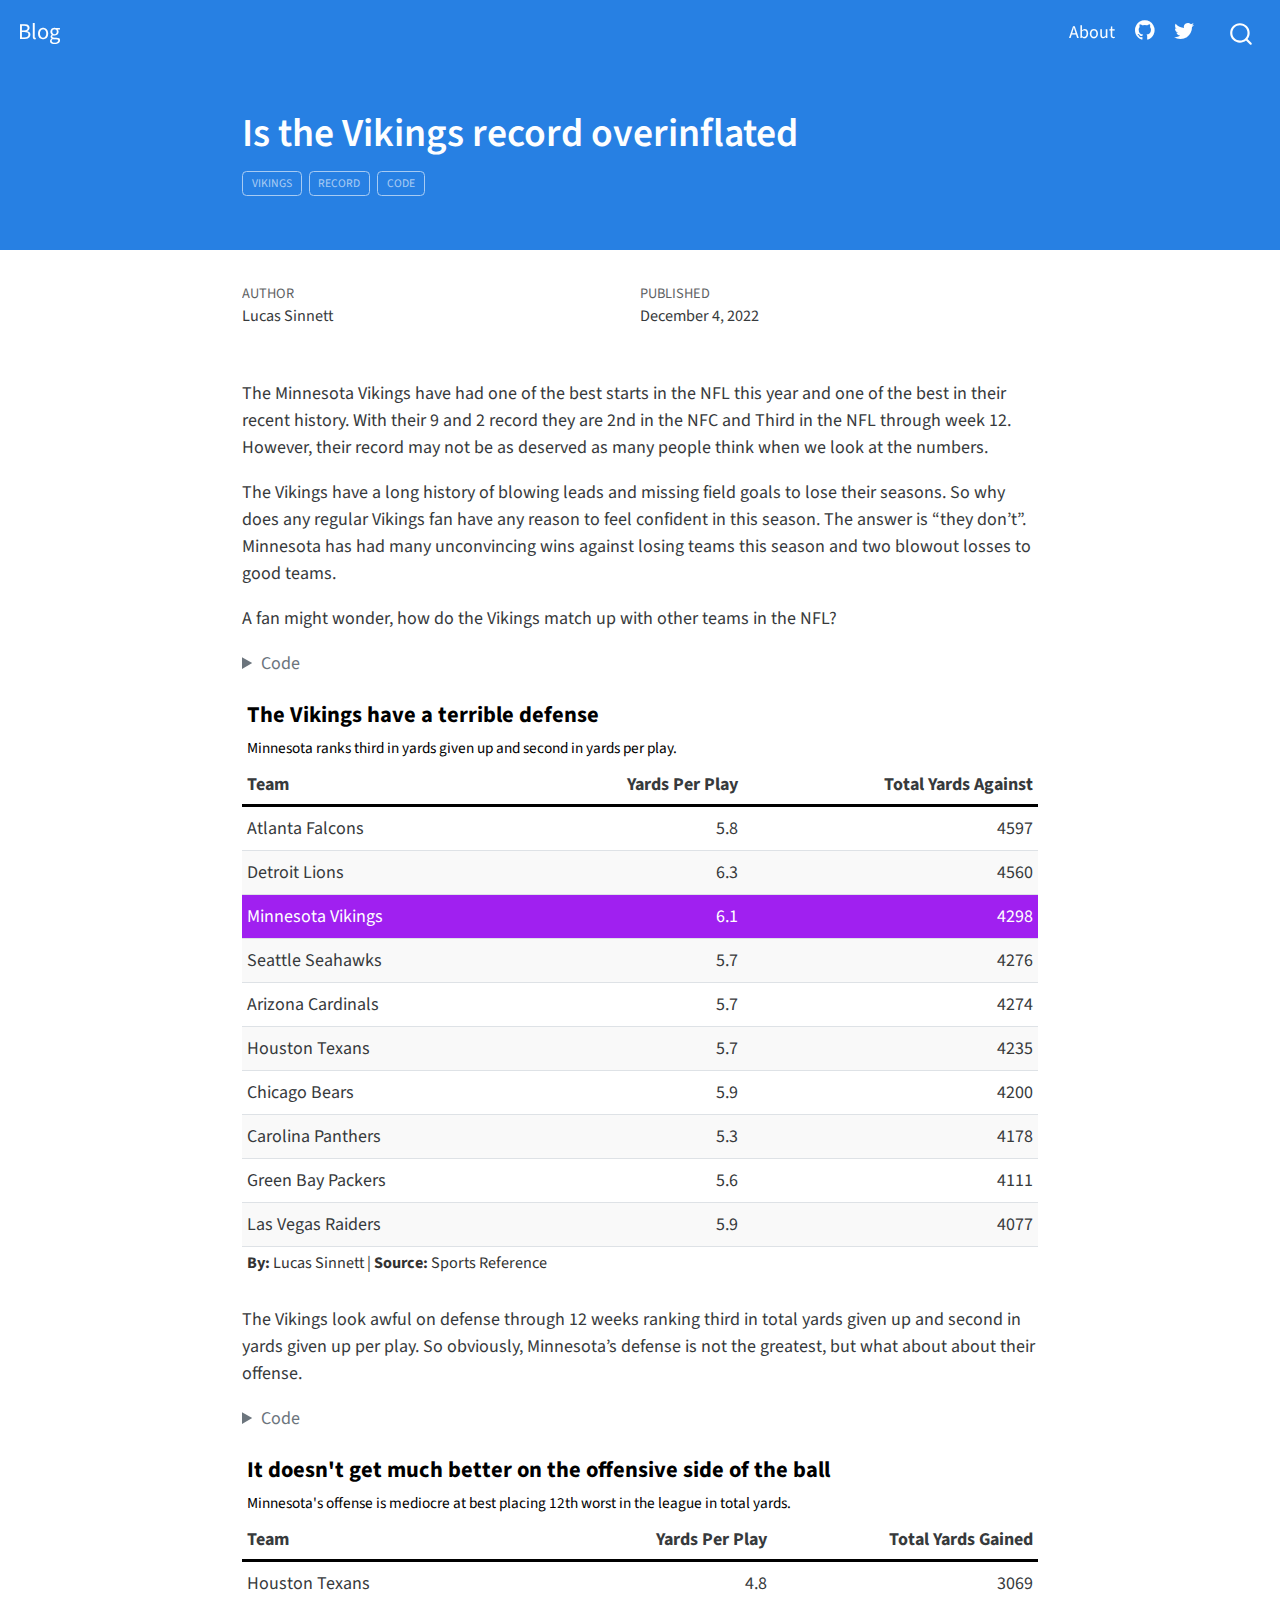
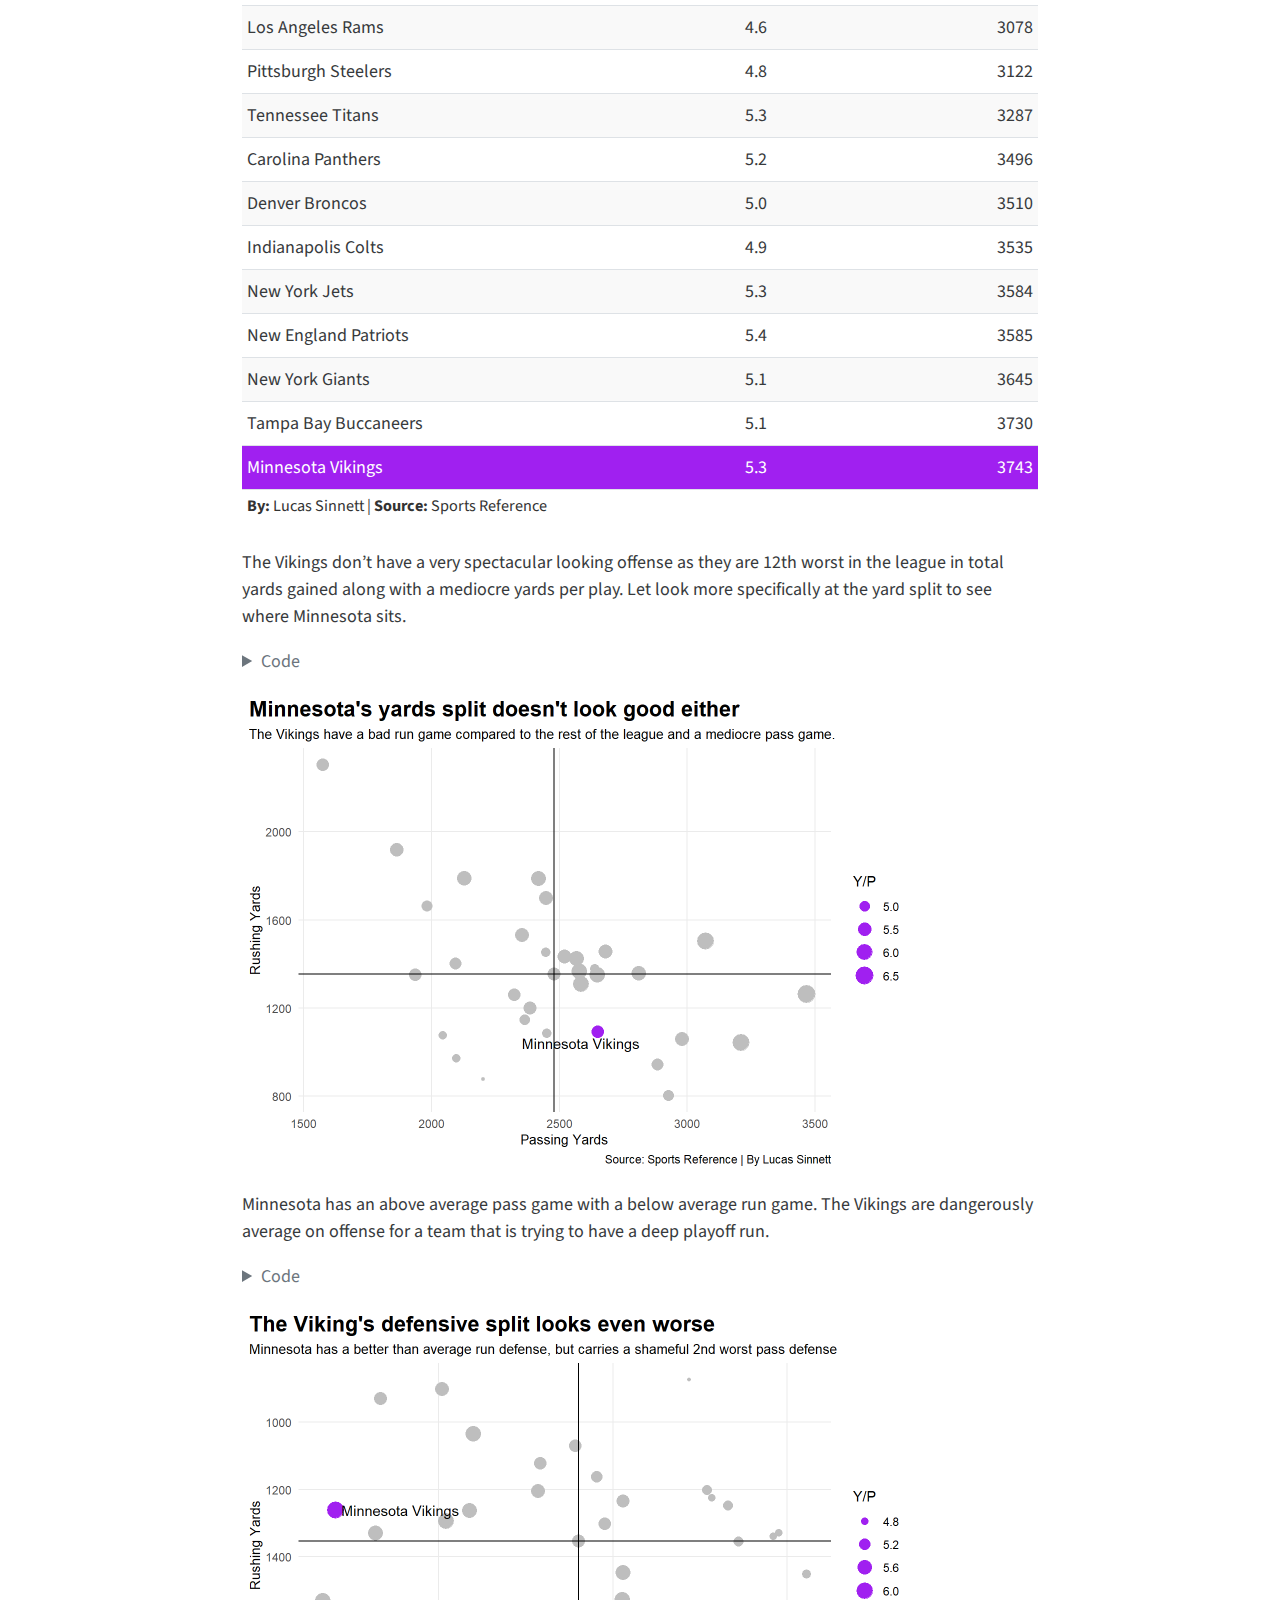
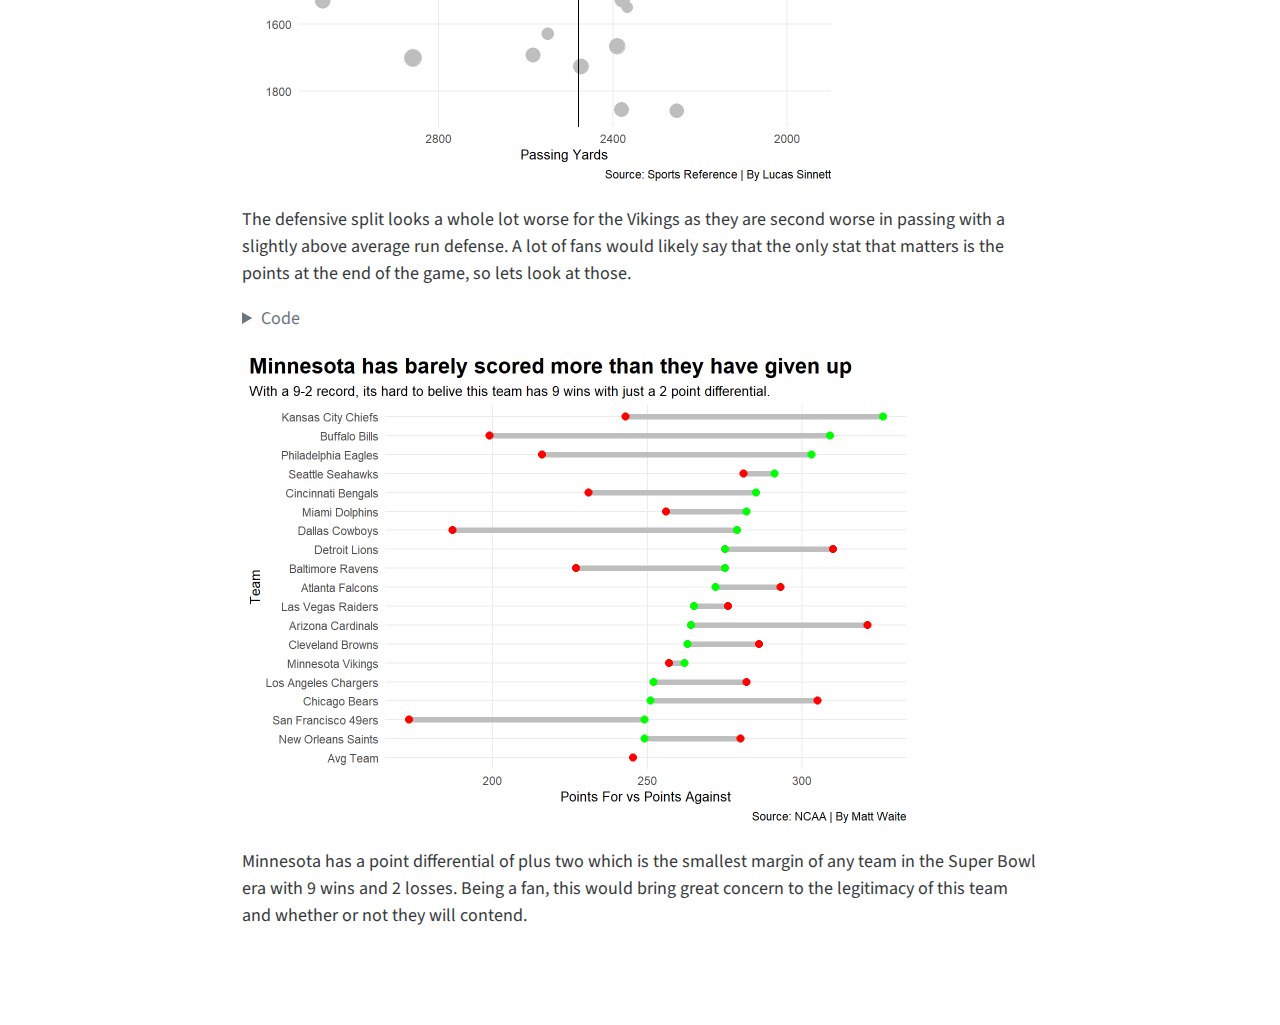
<file: posts/vikings-inflated-record/index.html>
<!DOCTYPE html>
<html xmlns="http://www.w3.org/1999/xhtml" lang="en" xml:lang="en"><head>

<meta charset="utf-8">
<meta name="generator" content="quarto-1.1.251">

<meta name="viewport" content="width=device-width, initial-scale=1.0, user-scalable=yes">

<meta name="author" content="Lucas Sinnett">
<meta name="dcterms.date" content="2022-12-04">

<title>Blog - Is the Vikings record overinflated</title>
<style>
code{white-space: pre-wrap;}
span.smallcaps{font-variant: small-caps;}
div.columns{display: flex; gap: min(4vw, 1.5em);}
div.column{flex: auto; overflow-x: auto;}
div.hanging-indent{margin-left: 1.5em; text-indent: -1.5em;}
ul.task-list{list-style: none;}
ul.task-list li input[type="checkbox"] {
  width: 0.8em;
  margin: 0 0.8em 0.2em -1.6em;
  vertical-align: middle;
}
pre > code.sourceCode { white-space: pre; position: relative; }
pre > code.sourceCode > span { display: inline-block; line-height: 1.25; }
pre > code.sourceCode > span:empty { height: 1.2em; }
.sourceCode { overflow: visible; }
code.sourceCode > span { color: inherit; text-decoration: inherit; }
div.sourceCode { margin: 1em 0; }
pre.sourceCode { margin: 0; }
@media screen {
div.sourceCode { overflow: auto; }
}
@media print {
pre > code.sourceCode { white-space: pre-wrap; }
pre > code.sourceCode > span { text-indent: -5em; padding-left: 5em; }
}
pre.numberSource code
  { counter-reset: source-line 0; }
pre.numberSource code > span
  { position: relative; left: -4em; counter-increment: source-line; }
pre.numberSource code > span > a:first-child::before
  { content: counter(source-line);
    position: relative; left: -1em; text-align: right; vertical-align: baseline;
    border: none; display: inline-block;
    -webkit-touch-callout: none; -webkit-user-select: none;
    -khtml-user-select: none; -moz-user-select: none;
    -ms-user-select: none; user-select: none;
    padding: 0 4px; width: 4em;
    color: #aaaaaa;
  }
pre.numberSource { margin-left: 3em; border-left: 1px solid #aaaaaa;  padding-left: 4px; }
div.sourceCode
  {   }
@media screen {
pre > code.sourceCode > span > a:first-child::before { text-decoration: underline; }
}
code span.al { color: #ff0000; font-weight: bold; } /* Alert */
code span.an { color: #60a0b0; font-weight: bold; font-style: italic; } /* Annotation */
code span.at { color: #7d9029; } /* Attribute */
code span.bn { color: #40a070; } /* BaseN */
code span.bu { color: #008000; } /* BuiltIn */
code span.cf { color: #007020; font-weight: bold; } /* ControlFlow */
code span.ch { color: #4070a0; } /* Char */
code span.cn { color: #880000; } /* Constant */
code span.co { color: #60a0b0; font-style: italic; } /* Comment */
code span.cv { color: #60a0b0; font-weight: bold; font-style: italic; } /* CommentVar */
code span.do { color: #ba2121; font-style: italic; } /* Documentation */
code span.dt { color: #902000; } /* DataType */
code span.dv { color: #40a070; } /* DecVal */
code span.er { color: #ff0000; font-weight: bold; } /* Error */
code span.ex { } /* Extension */
code span.fl { color: #40a070; } /* Float */
code span.fu { color: #06287e; } /* Function */
code span.im { color: #008000; font-weight: bold; } /* Import */
code span.in { color: #60a0b0; font-weight: bold; font-style: italic; } /* Information */
code span.kw { color: #007020; font-weight: bold; } /* Keyword */
code span.op { color: #666666; } /* Operator */
code span.ot { color: #007020; } /* Other */
code span.pp { color: #bc7a00; } /* Preprocessor */
code span.sc { color: #4070a0; } /* SpecialChar */
code span.ss { color: #bb6688; } /* SpecialString */
code span.st { color: #4070a0; } /* String */
code span.va { color: #19177c; } /* Variable */
code span.vs { color: #4070a0; } /* VerbatimString */
code span.wa { color: #60a0b0; font-weight: bold; font-style: italic; } /* Warning */
</style>


<script src="../../site_libs/quarto-nav/quarto-nav.js"></script>
<script src="../../site_libs/quarto-nav/headroom.min.js"></script>
<script src="../../site_libs/clipboard/clipboard.min.js"></script>
<script src="../../site_libs/quarto-search/autocomplete.umd.js"></script>
<script src="../../site_libs/quarto-search/fuse.min.js"></script>
<script src="../../site_libs/quarto-search/quarto-search.js"></script>
<meta name="quarto:offset" content="../../">
<script src="../../site_libs/quarto-html/quarto.js"></script>
<script src="../../site_libs/quarto-html/popper.min.js"></script>
<script src="../../site_libs/quarto-html/tippy.umd.min.js"></script>
<script src="../../site_libs/quarto-html/anchor.min.js"></script>
<link href="../../site_libs/quarto-html/tippy.css" rel="stylesheet">
<link href="../../site_libs/quarto-html/quarto-syntax-highlighting.css" rel="stylesheet" id="quarto-text-highlighting-styles">
<script src="../../site_libs/bootstrap/bootstrap.min.js"></script>
<link href="../../site_libs/bootstrap/bootstrap-icons.css" rel="stylesheet">
<link href="../../site_libs/bootstrap/bootstrap.min.css" rel="stylesheet" id="quarto-bootstrap" data-mode="light">
<script id="quarto-search-options" type="application/json">{
  "location": "navbar",
  "copy-button": false,
  "collapse-after": 3,
  "panel-placement": "end",
  "type": "overlay",
  "limit": 20,
  "language": {
    "search-no-results-text": "No results",
    "search-matching-documents-text": "matching documents",
    "search-copy-link-title": "Copy link to search",
    "search-hide-matches-text": "Hide additional matches",
    "search-more-match-text": "more match in this document",
    "search-more-matches-text": "more matches in this document",
    "search-clear-button-title": "Clear",
    "search-detached-cancel-button-title": "Cancel",
    "search-submit-button-title": "Submit"
  }
}</script>


<link rel="stylesheet" href="../../styles.css">
</head>

<body class="nav-fixed fullcontent">

<div id="quarto-search-results"></div>
  <header id="quarto-header" class="headroom fixed-top">
    <nav class="navbar navbar-expand-lg navbar-dark ">
      <div class="navbar-container container-fluid">
      <div class="navbar-brand-container">
    <a class="navbar-brand" href="../../index.html">
    <span class="navbar-title">Blog</span>
    </a>
  </div>
          <button class="navbar-toggler" type="button" data-bs-toggle="collapse" data-bs-target="#navbarCollapse" aria-controls="navbarCollapse" aria-expanded="false" aria-label="Toggle navigation" onclick="if (window.quartoToggleHeadroom) { window.quartoToggleHeadroom(); }">
  <span class="navbar-toggler-icon"></span>
</button>
          <div class="collapse navbar-collapse" id="navbarCollapse">
            <ul class="navbar-nav navbar-nav-scroll ms-auto">
  <li class="nav-item">
    <a class="nav-link" href="../../about.html">About</a>
  </li>  
  <li class="nav-item compact">
    <a class="nav-link" href="https://github.com/"><i class="bi bi-github" role="img">
</i> 
 </a>
  </li>  
  <li class="nav-item compact">
    <a class="nav-link" href="https://twitter.com"><i class="bi bi-twitter" role="img">
</i> 
 </a>
  </li>  
</ul>
              <div id="quarto-search" class="" title="Search"></div>
          </div> <!-- /navcollapse -->
      </div> <!-- /container-fluid -->
    </nav>
</header>
<!-- content -->
<header id="title-block-header" class="quarto-title-block default page-columns page-full">
  <div class="quarto-title-banner page-columns page-full">
    <div class="quarto-title column-body">
      <h1 class="title">Is the Vikings record overinflated</h1>
                                <div class="quarto-categories">
                <div class="quarto-category">vikings</div>
                <div class="quarto-category">record</div>
                <div class="quarto-category">code</div>
              </div>
                  </div>
  </div>
    
  
  <div class="quarto-title-meta">

      <div>
      <div class="quarto-title-meta-heading">Author</div>
      <div class="quarto-title-meta-contents">
               <p>Lucas Sinnett </p>
            </div>
    </div>
      
      <div>
      <div class="quarto-title-meta-heading">Published</div>
      <div class="quarto-title-meta-contents">
        <p class="date">December 4, 2022</p>
      </div>
    </div>
      
    </div>
    
  
  </header><div id="quarto-content" class="quarto-container page-columns page-rows-contents page-layout-article page-navbar">
<!-- sidebar -->
<!-- margin-sidebar -->
    
<!-- main -->
<main class="content quarto-banner-title-block" id="quarto-document-content">




<p>The Minnesota Vikings have had one of the best starts in the NFL this year and one of the best in their recent history. With their 9 and 2 record they are 2nd in the NFC and Third in the NFL through week 12. However, their record may not be as deserved as many people think when we look at the numbers.</p>
<p>The Vikings have a long history of blowing leads and missing field goals to lose their seasons. So why does any regular Vikings fan have any reason to feel confident in this season. The answer is “they don’t”. Minnesota has had many unconvincing wins against losing teams this season and two blowout losses to good teams.</p>
<p>A fan might wonder, how do the Vikings match up with other teams in the NFL?</p>
<div class="cell">
<details>
<summary>Code</summary>
<div class="sourceCode cell-code" id="cb1"><pre class="sourceCode r code-with-copy"><code class="sourceCode r"><span id="cb1-1"><a href="#cb1-1" aria-hidden="true" tabindex="-1"></a><span class="fu">library</span>(tidyverse)</span>
<span id="cb1-2"><a href="#cb1-2" aria-hidden="true" tabindex="-1"></a><span class="fu">library</span>(ggalt)</span>
<span id="cb1-3"><a href="#cb1-3" aria-hidden="true" tabindex="-1"></a><span class="fu">library</span>(ggplot2)</span>
<span id="cb1-4"><a href="#cb1-4" aria-hidden="true" tabindex="-1"></a><span class="fu">library</span>(gt)</span>
<span id="cb1-5"><a href="#cb1-5" aria-hidden="true" tabindex="-1"></a><span class="fu">library</span>(ggrepel)</span>
<span id="cb1-6"><a href="#cb1-6" aria-hidden="true" tabindex="-1"></a></span>
<span id="cb1-7"><a href="#cb1-7" aria-hidden="true" tabindex="-1"></a>def <span class="ot">&lt;-</span> <span class="fu">read_csv</span>(<span class="st">"2022defense.csv"</span>)</span>
<span id="cb1-8"><a href="#cb1-8" aria-hidden="true" tabindex="-1"></a>off <span class="ot">&lt;-</span> <span class="fu">read_csv</span>(<span class="st">"2022offense.csv"</span>)</span>
<span id="cb1-9"><a href="#cb1-9" aria-hidden="true" tabindex="-1"></a></span>
<span id="cb1-10"><a href="#cb1-10" aria-hidden="true" tabindex="-1"></a>combineoff <span class="ot">&lt;-</span> off <span class="sc">%&gt;%</span> </span>
<span id="cb1-11"><a href="#cb1-11" aria-hidden="true" tabindex="-1"></a>  <span class="fu">arrange</span>(Tm)</span>
<span id="cb1-12"><a href="#cb1-12" aria-hidden="true" tabindex="-1"></a></span>
<span id="cb1-13"><a href="#cb1-13" aria-hidden="true" tabindex="-1"></a>combinedef <span class="ot">&lt;-</span> def <span class="sc">%&gt;%</span> </span>
<span id="cb1-14"><a href="#cb1-14" aria-hidden="true" tabindex="-1"></a>  <span class="fu">arrange</span>(Tm) </span>
<span id="cb1-15"><a href="#cb1-15" aria-hidden="true" tabindex="-1"></a></span>
<span id="cb1-16"><a href="#cb1-16" aria-hidden="true" tabindex="-1"></a>combinedef<span class="sc">$</span>PF <span class="ot">&lt;-</span> <span class="fu">c</span>(<span class="fl">264.0</span>,<span class="fl">272.0</span>,<span class="fl">245.3</span>,<span class="fl">21.9</span>,<span class="fl">275.0</span>,<span class="fl">309.0</span>,<span class="fl">230.0</span>,<span class="fl">251.0</span>,<span class="fl">285.0</span>,<span class="fl">263.0</span>,<span class="fl">279.0</span>,<span class="fl">157.0</span>,<span class="dv">275</span>,<span class="dv">235</span>,<span class="dv">174</span>,<span class="dv">173</span>,<span class="dv">244</span>,<span class="dv">326</span>,<span class="dv">265</span>,<span class="dv">7849</span>,<span class="dv">252</span>,<span class="dv">178</span>,<span class="dv">282</span>,<span class="dv">262</span>,<span class="dv">239</span>,<span class="dv">249</span>,<span class="dv">225</span>,<span class="dv">230</span>,<span class="dv">303</span>,<span class="dv">170</span>,<span class="dv">249</span>,<span class="dv">291</span>,<span class="dv">200</span>,<span class="dv">209</span>,<span class="dv">233</span></span>
<span id="cb1-17"><a href="#cb1-17" aria-hidden="true" tabindex="-1"></a>)</span>
<span id="cb1-18"><a href="#cb1-18" aria-hidden="true" tabindex="-1"></a></span>
<span id="cb1-19"><a href="#cb1-19" aria-hidden="true" tabindex="-1"></a>combinedef2 <span class="ot">&lt;-</span> combinedef <span class="sc">%&gt;%</span> </span>
<span id="cb1-20"><a href="#cb1-20" aria-hidden="true" tabindex="-1"></a>  <span class="fu">filter</span>(</span>
<span id="cb1-21"><a href="#cb1-21" aria-hidden="true" tabindex="-1"></a>    PF<span class="sc">&lt;</span><span class="dv">400</span>,</span>
<span id="cb1-22"><a href="#cb1-22" aria-hidden="true" tabindex="-1"></a>    PF<span class="sc">&gt;</span><span class="dv">245</span></span>
<span id="cb1-23"><a href="#cb1-23" aria-hidden="true" tabindex="-1"></a>  )</span>
<span id="cb1-24"><a href="#cb1-24" aria-hidden="true" tabindex="-1"></a></span>
<span id="cb1-25"><a href="#cb1-25" aria-hidden="true" tabindex="-1"></a>def2 <span class="ot">&lt;-</span> def <span class="sc">%&gt;%</span> </span>
<span id="cb1-26"><a href="#cb1-26" aria-hidden="true" tabindex="-1"></a>  <span class="fu">filter</span>(</span>
<span id="cb1-27"><a href="#cb1-27" aria-hidden="true" tabindex="-1"></a>    PA<span class="sc">&lt;</span><span class="dv">400</span>,</span>
<span id="cb1-28"><a href="#cb1-28" aria-hidden="true" tabindex="-1"></a>    PA<span class="sc">&gt;</span><span class="dv">100</span></span>
<span id="cb1-29"><a href="#cb1-29" aria-hidden="true" tabindex="-1"></a>  )</span>
<span id="cb1-30"><a href="#cb1-30" aria-hidden="true" tabindex="-1"></a></span>
<span id="cb1-31"><a href="#cb1-31" aria-hidden="true" tabindex="-1"></a>def3 <span class="ot">&lt;-</span> def2 <span class="sc">%&gt;%</span> </span>
<span id="cb1-32"><a href="#cb1-32" aria-hidden="true" tabindex="-1"></a>  <span class="fu">filter</span>(Yds...<span class="dv">5</span><span class="sc">&gt;</span><span class="dv">4060</span>) <span class="sc">%&gt;%</span> </span>
<span id="cb1-33"><a href="#cb1-33" aria-hidden="true" tabindex="-1"></a>  <span class="fu">select</span>(Tm,<span class="st">`</span><span class="at">Y/P</span><span class="st">`</span>,Yds...<span class="dv">5</span>) <span class="sc">%&gt;%</span> </span>
<span id="cb1-34"><a href="#cb1-34" aria-hidden="true" tabindex="-1"></a>  <span class="fu">arrange</span>(<span class="fu">desc</span>(Yds...<span class="dv">5</span>))</span>
<span id="cb1-35"><a href="#cb1-35" aria-hidden="true" tabindex="-1"></a></span>
<span id="cb1-36"><a href="#cb1-36" aria-hidden="true" tabindex="-1"></a>off2 <span class="ot">&lt;-</span> off <span class="sc">%&gt;%</span> </span>
<span id="cb1-37"><a href="#cb1-37" aria-hidden="true" tabindex="-1"></a>  <span class="fu">filter</span>(</span>
<span id="cb1-38"><a href="#cb1-38" aria-hidden="true" tabindex="-1"></a>    PF<span class="sc">&lt;</span><span class="dv">400</span>,</span>
<span id="cb1-39"><a href="#cb1-39" aria-hidden="true" tabindex="-1"></a>    PF<span class="sc">&gt;</span><span class="dv">100</span></span>
<span id="cb1-40"><a href="#cb1-40" aria-hidden="true" tabindex="-1"></a>  )</span>
<span id="cb1-41"><a href="#cb1-41" aria-hidden="true" tabindex="-1"></a></span>
<span id="cb1-42"><a href="#cb1-42" aria-hidden="true" tabindex="-1"></a>off3 <span class="ot">&lt;-</span> off2 <span class="sc">%&gt;%</span> </span>
<span id="cb1-43"><a href="#cb1-43" aria-hidden="true" tabindex="-1"></a>  <span class="fu">filter</span>(</span>
<span id="cb1-44"><a href="#cb1-44" aria-hidden="true" tabindex="-1"></a>    Yds...<span class="dv">5</span><span class="sc">&lt;</span><span class="dv">3744</span></span>
<span id="cb1-45"><a href="#cb1-45" aria-hidden="true" tabindex="-1"></a>    ) <span class="sc">%&gt;%</span> </span>
<span id="cb1-46"><a href="#cb1-46" aria-hidden="true" tabindex="-1"></a>  <span class="fu">select</span>(Tm,<span class="st">`</span><span class="at">Y/P</span><span class="st">`</span>,Yds...<span class="dv">5</span>) <span class="sc">%&gt;%</span> </span>
<span id="cb1-47"><a href="#cb1-47" aria-hidden="true" tabindex="-1"></a>  <span class="fu">arrange</span>(Yds...<span class="dv">5</span>)</span>
<span id="cb1-48"><a href="#cb1-48" aria-hidden="true" tabindex="-1"></a></span>
<span id="cb1-49"><a href="#cb1-49" aria-hidden="true" tabindex="-1"></a>def3 <span class="sc">%&gt;%</span> </span>
<span id="cb1-50"><a href="#cb1-50" aria-hidden="true" tabindex="-1"></a>  <span class="fu">gt</span>() <span class="sc">%&gt;%</span> </span>
<span id="cb1-51"><a href="#cb1-51" aria-hidden="true" tabindex="-1"></a>  <span class="fu">cols_label</span>(</span>
<span id="cb1-52"><a href="#cb1-52" aria-hidden="true" tabindex="-1"></a>    <span class="at">Yds...5 =</span> <span class="st">"Total Yards Against"</span>,</span>
<span id="cb1-53"><a href="#cb1-53" aria-hidden="true" tabindex="-1"></a>    <span class="st">`</span><span class="at">Y/P</span><span class="st">`</span> <span class="ot">=</span> <span class="st">"Yards Per Play"</span>,</span>
<span id="cb1-54"><a href="#cb1-54" aria-hidden="true" tabindex="-1"></a>    <span class="at">Tm =</span> <span class="st">"Team"</span></span>
<span id="cb1-55"><a href="#cb1-55" aria-hidden="true" tabindex="-1"></a>  ) <span class="sc">%&gt;%</span></span>
<span id="cb1-56"><a href="#cb1-56" aria-hidden="true" tabindex="-1"></a>  <span class="fu">tab_header</span>(</span>
<span id="cb1-57"><a href="#cb1-57" aria-hidden="true" tabindex="-1"></a>    <span class="at">title =</span> <span class="st">"The Vikings have a terrible defense"</span>,</span>
<span id="cb1-58"><a href="#cb1-58" aria-hidden="true" tabindex="-1"></a>    <span class="at">subtitle =</span> <span class="st">"Minnesota ranks third in yards given up and second in yards per play."</span></span>
<span id="cb1-59"><a href="#cb1-59" aria-hidden="true" tabindex="-1"></a>  ) <span class="sc">%&gt;%</span> <span class="fu">tab_style</span>(</span>
<span id="cb1-60"><a href="#cb1-60" aria-hidden="true" tabindex="-1"></a>    <span class="at">style =</span> <span class="fu">cell_text</span>(<span class="at">color =</span> <span class="st">"black"</span>, <span class="at">weight =</span> <span class="st">"bold"</span>, <span class="at">align =</span> <span class="st">"left"</span>),</span>
<span id="cb1-61"><a href="#cb1-61" aria-hidden="true" tabindex="-1"></a>    <span class="at">locations =</span> <span class="fu">cells_title</span>(<span class="st">"title"</span>)</span>
<span id="cb1-62"><a href="#cb1-62" aria-hidden="true" tabindex="-1"></a>  ) <span class="sc">%&gt;%</span> <span class="fu">tab_style</span>(</span>
<span id="cb1-63"><a href="#cb1-63" aria-hidden="true" tabindex="-1"></a>    <span class="at">style =</span> <span class="fu">cell_text</span>(<span class="at">color =</span> <span class="st">"black"</span>, <span class="at">align =</span> <span class="st">"left"</span>),</span>
<span id="cb1-64"><a href="#cb1-64" aria-hidden="true" tabindex="-1"></a>    <span class="at">locations =</span> <span class="fu">cells_title</span>(<span class="st">"subtitle"</span>)</span>
<span id="cb1-65"><a href="#cb1-65" aria-hidden="true" tabindex="-1"></a>  ) <span class="sc">%&gt;%</span></span>
<span id="cb1-66"><a href="#cb1-66" aria-hidden="true" tabindex="-1"></a>  <span class="fu">tab_source_note</span>(</span>
<span id="cb1-67"><a href="#cb1-67" aria-hidden="true" tabindex="-1"></a>    <span class="at">source_note =</span> <span class="fu">md</span>(<span class="st">"**By:** Lucas Sinnett  |  **Source:** Sports Reference"</span>)</span>
<span id="cb1-68"><a href="#cb1-68" aria-hidden="true" tabindex="-1"></a>  ) <span class="sc">%&gt;%</span></span>
<span id="cb1-69"><a href="#cb1-69" aria-hidden="true" tabindex="-1"></a>  <span class="fu">tab_style</span>(</span>
<span id="cb1-70"><a href="#cb1-70" aria-hidden="true" tabindex="-1"></a>     <span class="at">locations =</span> <span class="fu">cells_column_labels</span>(<span class="at">columns =</span> <span class="fu">everything</span>()),</span>
<span id="cb1-71"><a href="#cb1-71" aria-hidden="true" tabindex="-1"></a>     <span class="at">style =</span> <span class="fu">list</span>(</span>
<span id="cb1-72"><a href="#cb1-72" aria-hidden="true" tabindex="-1"></a>       <span class="fu">cell_borders</span>(<span class="at">sides =</span> <span class="st">"bottom"</span>, <span class="at">weight =</span> <span class="fu">px</span>(<span class="dv">3</span>)),</span>
<span id="cb1-73"><a href="#cb1-73" aria-hidden="true" tabindex="-1"></a>       <span class="fu">cell_text</span>(<span class="at">weight =</span> <span class="st">"bold"</span>, <span class="at">size=</span><span class="dv">12</span>)</span>
<span id="cb1-74"><a href="#cb1-74" aria-hidden="true" tabindex="-1"></a>     )</span>
<span id="cb1-75"><a href="#cb1-75" aria-hidden="true" tabindex="-1"></a>   ) <span class="sc">%&gt;%</span></span>
<span id="cb1-76"><a href="#cb1-76" aria-hidden="true" tabindex="-1"></a>  <span class="fu">opt_row_striping</span>() <span class="sc">%&gt;%</span> </span>
<span id="cb1-77"><a href="#cb1-77" aria-hidden="true" tabindex="-1"></a>  <span class="fu">opt_table_lines</span>(<span class="st">"none"</span>) <span class="sc">%&gt;%</span></span>
<span id="cb1-78"><a href="#cb1-78" aria-hidden="true" tabindex="-1"></a>  <span class="fu">tab_style</span>(</span>
<span id="cb1-79"><a href="#cb1-79" aria-hidden="true" tabindex="-1"></a>    <span class="at">style =</span> <span class="fu">list</span>(</span>
<span id="cb1-80"><a href="#cb1-80" aria-hidden="true" tabindex="-1"></a>      <span class="fu">cell_fill</span>(<span class="at">color =</span> <span class="st">"purple"</span>),</span>
<span id="cb1-81"><a href="#cb1-81" aria-hidden="true" tabindex="-1"></a>      <span class="fu">cell_text</span>(<span class="at">color =</span> <span class="st">"white"</span>)</span>
<span id="cb1-82"><a href="#cb1-82" aria-hidden="true" tabindex="-1"></a>      ),</span>
<span id="cb1-83"><a href="#cb1-83" aria-hidden="true" tabindex="-1"></a>    <span class="at">locations =</span> <span class="fu">cells_body</span>(</span>
<span id="cb1-84"><a href="#cb1-84" aria-hidden="true" tabindex="-1"></a>      <span class="at">rows =</span> Tm <span class="sc">==</span> <span class="st">"Minnesota Vikings"</span>)</span>
<span id="cb1-85"><a href="#cb1-85" aria-hidden="true" tabindex="-1"></a>  )</span></code><button title="Copy to Clipboard" class="code-copy-button"><i class="bi"></i></button></pre></div>
</details>
<div class="cell-output-display">

<div id="xkmxeeofzd" style="overflow-x:auto;overflow-y:auto;width:auto;height:auto;">
<style>html {
  font-family: -apple-system, BlinkMacSystemFont, 'Segoe UI', Roboto, Oxygen, Ubuntu, Cantarell, 'Helvetica Neue', 'Fira Sans', 'Droid Sans', Arial, sans-serif;
}

:where(#xkmxeeofzd) .gt_table {
  display: table;
  border-collapse: collapse;
  margin-left: auto;
  margin-right: auto;
  color: #333333;
  font-size: 16px;
  font-weight: normal;
  font-style: none;
  background-color: #FFFFFF;
  width: auto;
  border-top-style: none;
  border-top-width: 2px;
  border-top-color: #A8A8A8;
  border-right-style: none;
  border-right-width: 2px;
  border-right-color: #D3D3D3;
  border-bottom-style: none;
  border-bottom-width: 2px;
  border-bottom-color: #A8A8A8;
  border-left-style: none;
  border-left-width: 2px;
  border-left-color: #D3D3D3;
}

:where(#xkmxeeofzd) .gt_heading {
  background-color: #FFFFFF;
  text-align: center;
  border-bottom-color: #FFFFFF;
  border-left-style: none;
  border-left-width: 1px;
  border-left-color: #D3D3D3;
  border-right-style: none;
  border-right-width: 1px;
  border-right-color: #D3D3D3;
}

:where(#xkmxeeofzd) .gt_title {
  color: #333333;
  font-size: 125%;
  font-weight: initial;
  padding-top: 4px;
  padding-bottom: 4px;
  padding-left: 5px;
  padding-right: 5px;
  border-bottom-color: #FFFFFF;
  border-bottom-width: 0;
}

:where(#xkmxeeofzd) .gt_subtitle {
  color: #333333;
  font-size: 85%;
  font-weight: initial;
  padding-top: 0;
  padding-bottom: 6px;
  padding-left: 5px;
  padding-right: 5px;
  border-top-color: #FFFFFF;
  border-top-width: 0;
}

:where(#xkmxeeofzd) .gt_bottom_border {
  border-bottom-style: none;
  border-bottom-width: 2px;
  border-bottom-color: #D3D3D3;
}

:where(#xkmxeeofzd) .gt_col_headings {
  border-top-style: none;
  border-top-width: 2px;
  border-top-color: #D3D3D3;
  border-bottom-style: none;
  border-bottom-width: 2px;
  border-bottom-color: #D3D3D3;
  border-left-style: none;
  border-left-width: 1px;
  border-left-color: #D3D3D3;
  border-right-style: none;
  border-right-width: 1px;
  border-right-color: #D3D3D3;
}

:where(#xkmxeeofzd) .gt_col_heading {
  color: #333333;
  background-color: #FFFFFF;
  font-size: 100%;
  font-weight: normal;
  text-transform: inherit;
  border-left-style: none;
  border-left-width: 1px;
  border-left-color: #D3D3D3;
  border-right-style: none;
  border-right-width: 1px;
  border-right-color: #D3D3D3;
  vertical-align: bottom;
  padding-top: 5px;
  padding-bottom: 6px;
  padding-left: 5px;
  padding-right: 5px;
  overflow-x: hidden;
}

:where(#xkmxeeofzd) .gt_column_spanner_outer {
  color: #333333;
  background-color: #FFFFFF;
  font-size: 100%;
  font-weight: normal;
  text-transform: inherit;
  padding-top: 0;
  padding-bottom: 0;
  padding-left: 4px;
  padding-right: 4px;
}

:where(#xkmxeeofzd) .gt_column_spanner_outer:first-child {
  padding-left: 0;
}

:where(#xkmxeeofzd) .gt_column_spanner_outer:last-child {
  padding-right: 0;
}

:where(#xkmxeeofzd) .gt_column_spanner {
  border-bottom-style: none;
  border-bottom-width: 2px;
  border-bottom-color: #D3D3D3;
  vertical-align: bottom;
  padding-top: 5px;
  padding-bottom: 5px;
  overflow-x: hidden;
  display: inline-block;
  width: 100%;
}

:where(#xkmxeeofzd) .gt_group_heading {
  padding-top: 8px;
  padding-bottom: 8px;
  padding-left: 5px;
  padding-right: 5px;
  color: #333333;
  background-color: #FFFFFF;
  font-size: 100%;
  font-weight: initial;
  text-transform: inherit;
  border-top-style: none;
  border-top-width: 2px;
  border-top-color: #D3D3D3;
  border-bottom-style: none;
  border-bottom-width: 2px;
  border-bottom-color: #D3D3D3;
  border-left-style: none;
  border-left-width: 1px;
  border-left-color: #D3D3D3;
  border-right-style: none;
  border-right-width: 1px;
  border-right-color: #D3D3D3;
  vertical-align: middle;
}

:where(#xkmxeeofzd) .gt_empty_group_heading {
  padding: 0.5px;
  color: #333333;
  background-color: #FFFFFF;
  font-size: 100%;
  font-weight: initial;
  border-top-style: none;
  border-top-width: 2px;
  border-top-color: #D3D3D3;
  border-bottom-style: none;
  border-bottom-width: 2px;
  border-bottom-color: #D3D3D3;
  vertical-align: middle;
}

:where(#xkmxeeofzd) .gt_from_md > :first-child {
  margin-top: 0;
}

:where(#xkmxeeofzd) .gt_from_md > :last-child {
  margin-bottom: 0;
}

:where(#xkmxeeofzd) .gt_row {
  padding-top: 8px;
  padding-bottom: 8px;
  padding-left: 5px;
  padding-right: 5px;
  margin: 10px;
  border-top-style: none;
  border-top-width: 1px;
  border-top-color: #D3D3D3;
  border-left-style: none;
  border-left-width: 1px;
  border-left-color: #D3D3D3;
  border-right-style: none;
  border-right-width: 1px;
  border-right-color: #D3D3D3;
  vertical-align: middle;
  overflow-x: hidden;
}

:where(#xkmxeeofzd) .gt_stub {
  color: #333333;
  background-color: #FFFFFF;
  font-size: 100%;
  font-weight: initial;
  text-transform: inherit;
  border-right-style: none;
  border-right-width: 2px;
  border-right-color: #D3D3D3;
  padding-left: 5px;
  padding-right: 5px;
}

:where(#xkmxeeofzd) .gt_stub_row_group {
  color: #333333;
  background-color: #FFFFFF;
  font-size: 100%;
  font-weight: initial;
  text-transform: inherit;
  border-right-style: none;
  border-right-width: 2px;
  border-right-color: #D3D3D3;
  padding-left: 5px;
  padding-right: 5px;
  vertical-align: top;
}

:where(#xkmxeeofzd) .gt_row_group_first td {
  border-top-width: 2px;
}

:where(#xkmxeeofzd) .gt_summary_row {
  color: #333333;
  background-color: #FFFFFF;
  text-transform: inherit;
  padding-top: 8px;
  padding-bottom: 8px;
  padding-left: 5px;
  padding-right: 5px;
}

:where(#xkmxeeofzd) .gt_first_summary_row {
  border-top-style: none;
  border-top-color: #D3D3D3;
}

:where(#xkmxeeofzd) .gt_first_summary_row.thick {
  border-top-width: 2px;
}

:where(#xkmxeeofzd) .gt_last_summary_row {
  padding-top: 8px;
  padding-bottom: 8px;
  padding-left: 5px;
  padding-right: 5px;
  border-bottom-style: none;
  border-bottom-width: 2px;
  border-bottom-color: #D3D3D3;
}

:where(#xkmxeeofzd) .gt_grand_summary_row {
  color: #333333;
  background-color: #FFFFFF;
  text-transform: inherit;
  padding-top: 8px;
  padding-bottom: 8px;
  padding-left: 5px;
  padding-right: 5px;
}

:where(#xkmxeeofzd) .gt_first_grand_summary_row {
  padding-top: 8px;
  padding-bottom: 8px;
  padding-left: 5px;
  padding-right: 5px;
  border-top-style: none;
  border-top-width: 6px;
  border-top-color: #D3D3D3;
}

:where(#xkmxeeofzd) .gt_striped {
  background-color: rgba(128, 128, 128, 0.05);
}

:where(#xkmxeeofzd) .gt_table_body {
  border-top-style: none;
  border-top-width: 2px;
  border-top-color: #D3D3D3;
  border-bottom-style: none;
  border-bottom-width: 2px;
  border-bottom-color: #D3D3D3;
}

:where(#xkmxeeofzd) .gt_footnotes {
  color: #333333;
  background-color: #FFFFFF;
  border-bottom-style: none;
  border-bottom-width: 2px;
  border-bottom-color: #D3D3D3;
  border-left-style: none;
  border-left-width: 2px;
  border-left-color: #D3D3D3;
  border-right-style: none;
  border-right-width: 2px;
  border-right-color: #D3D3D3;
}

:where(#xkmxeeofzd) .gt_footnote {
  margin: 0px;
  font-size: 90%;
  padding-left: 4px;
  padding-right: 4px;
  padding-left: 5px;
  padding-right: 5px;
}

:where(#xkmxeeofzd) .gt_sourcenotes {
  color: #333333;
  background-color: #FFFFFF;
  border-bottom-style: none;
  border-bottom-width: 2px;
  border-bottom-color: #D3D3D3;
  border-left-style: none;
  border-left-width: 2px;
  border-left-color: #D3D3D3;
  border-right-style: none;
  border-right-width: 2px;
  border-right-color: #D3D3D3;
}

:where(#xkmxeeofzd) .gt_sourcenote {
  font-size: 90%;
  padding-top: 4px;
  padding-bottom: 4px;
  padding-left: 5px;
  padding-right: 5px;
}

:where(#xkmxeeofzd) .gt_left {
  text-align: left;
}

:where(#xkmxeeofzd) .gt_center {
  text-align: center;
}

:where(#xkmxeeofzd) .gt_right {
  text-align: right;
  font-variant-numeric: tabular-nums;
}

:where(#xkmxeeofzd) .gt_font_normal {
  font-weight: normal;
}

:where(#xkmxeeofzd) .gt_font_bold {
  font-weight: bold;
}

:where(#xkmxeeofzd) .gt_font_italic {
  font-style: italic;
}

:where(#xkmxeeofzd) .gt_super {
  font-size: 65%;
}

:where(#xkmxeeofzd) .gt_footnote_marks {
  font-style: italic;
  font-weight: normal;
  font-size: 75%;
  vertical-align: 0.4em;
}

:where(#xkmxeeofzd) .gt_asterisk {
  font-size: 100%;
  vertical-align: 0;
}

:where(#xkmxeeofzd) .gt_indent_1 {
  text-indent: 5px;
}

:where(#xkmxeeofzd) .gt_indent_2 {
  text-indent: 10px;
}

:where(#xkmxeeofzd) .gt_indent_3 {
  text-indent: 15px;
}

:where(#xkmxeeofzd) .gt_indent_4 {
  text-indent: 20px;
}

:where(#xkmxeeofzd) .gt_indent_5 {
  text-indent: 25px;
}
</style>
<table class="gt_table">
  <thead class="gt_header">
    <tr>
      <td colspan="3" class="gt_heading gt_title gt_font_normal" style="color: #000000; text-align: left; font-weight: bold;">The Vikings have a terrible defense</td>
    </tr>
    <tr>
      <td colspan="3" class="gt_heading gt_subtitle gt_font_normal gt_bottom_border" style="color: #000000; text-align: left;">Minnesota ranks third in yards given up and second in yards per play.</td>
    </tr>
  </thead>
  <thead class="gt_col_headings">
    <tr>
      <th class="gt_col_heading gt_columns_bottom_border gt_left" rowspan="1" colspan="1" style="border-bottom-width: 3px; border-bottom-style: solid; border-bottom-color: #000000; font-size: 12; font-weight: bold;" scope="col">Team</th>
      <th class="gt_col_heading gt_columns_bottom_border gt_right" rowspan="1" colspan="1" style="border-bottom-width: 3px; border-bottom-style: solid; border-bottom-color: #000000; font-size: 12; font-weight: bold;" scope="col">Yards Per Play</th>
      <th class="gt_col_heading gt_columns_bottom_border gt_right" rowspan="1" colspan="1" style="border-bottom-width: 3px; border-bottom-style: solid; border-bottom-color: #000000; font-size: 12; font-weight: bold;" scope="col">Total Yards Against</th>
    </tr>
  </thead>
  <tbody class="gt_table_body">
    <tr><td class="gt_row gt_left">Atlanta Falcons</td>
<td class="gt_row gt_right">5.8</td>
<td class="gt_row gt_right">4597</td></tr>
    <tr><td class="gt_row gt_left gt_striped">Detroit Lions</td>
<td class="gt_row gt_right gt_striped">6.3</td>
<td class="gt_row gt_right gt_striped">4560</td></tr>
    <tr><td class="gt_row gt_left" style="background-color: #A020F0; color: #FFFFFF;">Minnesota Vikings</td>
<td class="gt_row gt_right" style="background-color: #A020F0; color: #FFFFFF;">6.1</td>
<td class="gt_row gt_right" style="background-color: #A020F0; color: #FFFFFF;">4298</td></tr>
    <tr><td class="gt_row gt_left gt_striped">Seattle Seahawks</td>
<td class="gt_row gt_right gt_striped">5.7</td>
<td class="gt_row gt_right gt_striped">4276</td></tr>
    <tr><td class="gt_row gt_left">Arizona Cardinals</td>
<td class="gt_row gt_right">5.7</td>
<td class="gt_row gt_right">4274</td></tr>
    <tr><td class="gt_row gt_left gt_striped">Houston Texans</td>
<td class="gt_row gt_right gt_striped">5.7</td>
<td class="gt_row gt_right gt_striped">4235</td></tr>
    <tr><td class="gt_row gt_left">Chicago Bears</td>
<td class="gt_row gt_right">5.9</td>
<td class="gt_row gt_right">4200</td></tr>
    <tr><td class="gt_row gt_left gt_striped">Carolina Panthers</td>
<td class="gt_row gt_right gt_striped">5.3</td>
<td class="gt_row gt_right gt_striped">4178</td></tr>
    <tr><td class="gt_row gt_left">Green Bay Packers</td>
<td class="gt_row gt_right">5.6</td>
<td class="gt_row gt_right">4111</td></tr>
    <tr><td class="gt_row gt_left gt_striped">Las Vegas Raiders</td>
<td class="gt_row gt_right gt_striped">5.9</td>
<td class="gt_row gt_right gt_striped">4077</td></tr>
  </tbody>
  <tfoot class="gt_sourcenotes">
    <tr>
      <td class="gt_sourcenote" colspan="3"><strong>By:</strong> Lucas Sinnett  |  <strong>Source:</strong> Sports Reference</td>
    </tr>
  </tfoot>
  
</table>
</div>
</div>
</div>
<p>The Vikings look awful on defense through 12 weeks ranking third in total yards given up and second in yards given up per play. So obviously, Minnesota’s defense is not the greatest, but what about about their offense.</p>
<div class="cell">
<details>
<summary>Code</summary>
<div class="sourceCode cell-code" id="cb2"><pre class="sourceCode r code-with-copy"><code class="sourceCode r"><span id="cb2-1"><a href="#cb2-1" aria-hidden="true" tabindex="-1"></a>off3 <span class="sc">%&gt;%</span> </span>
<span id="cb2-2"><a href="#cb2-2" aria-hidden="true" tabindex="-1"></a>  <span class="fu">gt</span>() <span class="sc">%&gt;%</span> </span>
<span id="cb2-3"><a href="#cb2-3" aria-hidden="true" tabindex="-1"></a>  <span class="fu">cols_label</span>(</span>
<span id="cb2-4"><a href="#cb2-4" aria-hidden="true" tabindex="-1"></a>    <span class="at">Yds...5 =</span> <span class="st">"Total Yards Gained"</span>,</span>
<span id="cb2-5"><a href="#cb2-5" aria-hidden="true" tabindex="-1"></a>    <span class="st">`</span><span class="at">Y/P</span><span class="st">`</span> <span class="ot">=</span> <span class="st">"Yards Per Play"</span>,</span>
<span id="cb2-6"><a href="#cb2-6" aria-hidden="true" tabindex="-1"></a>    <span class="at">Tm =</span> <span class="st">"Team"</span></span>
<span id="cb2-7"><a href="#cb2-7" aria-hidden="true" tabindex="-1"></a>  )<span class="sc">%&gt;%</span></span>
<span id="cb2-8"><a href="#cb2-8" aria-hidden="true" tabindex="-1"></a>  <span class="fu">tab_header</span>(</span>
<span id="cb2-9"><a href="#cb2-9" aria-hidden="true" tabindex="-1"></a>    <span class="at">title =</span> <span class="st">"It doesn't get much better on the offensive side of the ball"</span>,</span>
<span id="cb2-10"><a href="#cb2-10" aria-hidden="true" tabindex="-1"></a>    <span class="at">subtitle =</span> <span class="st">"Minnesota's offense is mediocre at best placing 12th worst in the league in total yards."</span></span>
<span id="cb2-11"><a href="#cb2-11" aria-hidden="true" tabindex="-1"></a>  ) <span class="sc">%&gt;%</span> <span class="fu">tab_style</span>(</span>
<span id="cb2-12"><a href="#cb2-12" aria-hidden="true" tabindex="-1"></a>    <span class="at">style =</span> <span class="fu">cell_text</span>(<span class="at">color =</span> <span class="st">"black"</span>, <span class="at">weight =</span> <span class="st">"bold"</span>, <span class="at">align =</span> <span class="st">"left"</span>),</span>
<span id="cb2-13"><a href="#cb2-13" aria-hidden="true" tabindex="-1"></a>    <span class="at">locations =</span> <span class="fu">cells_title</span>(<span class="st">"title"</span>)</span>
<span id="cb2-14"><a href="#cb2-14" aria-hidden="true" tabindex="-1"></a>  ) <span class="sc">%&gt;%</span> <span class="fu">tab_style</span>(</span>
<span id="cb2-15"><a href="#cb2-15" aria-hidden="true" tabindex="-1"></a>    <span class="at">style =</span> <span class="fu">cell_text</span>(<span class="at">color =</span> <span class="st">"black"</span>, <span class="at">align =</span> <span class="st">"left"</span>),</span>
<span id="cb2-16"><a href="#cb2-16" aria-hidden="true" tabindex="-1"></a>    <span class="at">locations =</span> <span class="fu">cells_title</span>(<span class="st">"subtitle"</span>)</span>
<span id="cb2-17"><a href="#cb2-17" aria-hidden="true" tabindex="-1"></a>  ) <span class="sc">%&gt;%</span></span>
<span id="cb2-18"><a href="#cb2-18" aria-hidden="true" tabindex="-1"></a>  <span class="fu">tab_source_note</span>(</span>
<span id="cb2-19"><a href="#cb2-19" aria-hidden="true" tabindex="-1"></a>    <span class="at">source_note =</span> <span class="fu">md</span>(<span class="st">"**By:** Lucas Sinnett  |  **Source:** Sports Reference"</span>)</span>
<span id="cb2-20"><a href="#cb2-20" aria-hidden="true" tabindex="-1"></a>  ) <span class="sc">%&gt;%</span></span>
<span id="cb2-21"><a href="#cb2-21" aria-hidden="true" tabindex="-1"></a>  <span class="fu">tab_style</span>(</span>
<span id="cb2-22"><a href="#cb2-22" aria-hidden="true" tabindex="-1"></a>     <span class="at">locations =</span> <span class="fu">cells_column_labels</span>(<span class="at">columns =</span> <span class="fu">everything</span>()),</span>
<span id="cb2-23"><a href="#cb2-23" aria-hidden="true" tabindex="-1"></a>     <span class="at">style =</span> <span class="fu">list</span>(</span>
<span id="cb2-24"><a href="#cb2-24" aria-hidden="true" tabindex="-1"></a>       <span class="fu">cell_borders</span>(<span class="at">sides =</span> <span class="st">"bottom"</span>, <span class="at">weight =</span> <span class="fu">px</span>(<span class="dv">3</span>)),</span>
<span id="cb2-25"><a href="#cb2-25" aria-hidden="true" tabindex="-1"></a>       <span class="fu">cell_text</span>(<span class="at">weight =</span> <span class="st">"bold"</span>, <span class="at">size=</span><span class="dv">12</span>)</span>
<span id="cb2-26"><a href="#cb2-26" aria-hidden="true" tabindex="-1"></a>     )</span>
<span id="cb2-27"><a href="#cb2-27" aria-hidden="true" tabindex="-1"></a>   ) <span class="sc">%&gt;%</span></span>
<span id="cb2-28"><a href="#cb2-28" aria-hidden="true" tabindex="-1"></a>  <span class="fu">opt_row_striping</span>() <span class="sc">%&gt;%</span> </span>
<span id="cb2-29"><a href="#cb2-29" aria-hidden="true" tabindex="-1"></a>  <span class="fu">opt_table_lines</span>(<span class="st">"none"</span>) <span class="sc">%&gt;%</span></span>
<span id="cb2-30"><a href="#cb2-30" aria-hidden="true" tabindex="-1"></a>  <span class="fu">tab_style</span>(</span>
<span id="cb2-31"><a href="#cb2-31" aria-hidden="true" tabindex="-1"></a>    <span class="at">style =</span> <span class="fu">list</span>(</span>
<span id="cb2-32"><a href="#cb2-32" aria-hidden="true" tabindex="-1"></a>      <span class="fu">cell_fill</span>(<span class="at">color =</span> <span class="st">"purple"</span>),</span>
<span id="cb2-33"><a href="#cb2-33" aria-hidden="true" tabindex="-1"></a>      <span class="fu">cell_text</span>(<span class="at">color =</span> <span class="st">"white"</span>)</span>
<span id="cb2-34"><a href="#cb2-34" aria-hidden="true" tabindex="-1"></a>      ),</span>
<span id="cb2-35"><a href="#cb2-35" aria-hidden="true" tabindex="-1"></a>    <span class="at">locations =</span> <span class="fu">cells_body</span>(</span>
<span id="cb2-36"><a href="#cb2-36" aria-hidden="true" tabindex="-1"></a>      <span class="at">rows =</span> Tm <span class="sc">==</span> <span class="st">"Minnesota Vikings"</span>)</span>
<span id="cb2-37"><a href="#cb2-37" aria-hidden="true" tabindex="-1"></a>  )</span></code><button title="Copy to Clipboard" class="code-copy-button"><i class="bi"></i></button></pre></div>
</details>
<div class="cell-output-display">

<div id="nhjujtxrgm" style="overflow-x:auto;overflow-y:auto;width:auto;height:auto;">
<style>html {
  font-family: -apple-system, BlinkMacSystemFont, 'Segoe UI', Roboto, Oxygen, Ubuntu, Cantarell, 'Helvetica Neue', 'Fira Sans', 'Droid Sans', Arial, sans-serif;
}

:where(#nhjujtxrgm) .gt_table {
  display: table;
  border-collapse: collapse;
  margin-left: auto;
  margin-right: auto;
  color: #333333;
  font-size: 16px;
  font-weight: normal;
  font-style: none;
  background-color: #FFFFFF;
  width: auto;
  border-top-style: none;
  border-top-width: 2px;
  border-top-color: #A8A8A8;
  border-right-style: none;
  border-right-width: 2px;
  border-right-color: #D3D3D3;
  border-bottom-style: none;
  border-bottom-width: 2px;
  border-bottom-color: #A8A8A8;
  border-left-style: none;
  border-left-width: 2px;
  border-left-color: #D3D3D3;
}

:where(#nhjujtxrgm) .gt_heading {
  background-color: #FFFFFF;
  text-align: center;
  border-bottom-color: #FFFFFF;
  border-left-style: none;
  border-left-width: 1px;
  border-left-color: #D3D3D3;
  border-right-style: none;
  border-right-width: 1px;
  border-right-color: #D3D3D3;
}

:where(#nhjujtxrgm) .gt_title {
  color: #333333;
  font-size: 125%;
  font-weight: initial;
  padding-top: 4px;
  padding-bottom: 4px;
  padding-left: 5px;
  padding-right: 5px;
  border-bottom-color: #FFFFFF;
  border-bottom-width: 0;
}

:where(#nhjujtxrgm) .gt_subtitle {
  color: #333333;
  font-size: 85%;
  font-weight: initial;
  padding-top: 0;
  padding-bottom: 6px;
  padding-left: 5px;
  padding-right: 5px;
  border-top-color: #FFFFFF;
  border-top-width: 0;
}

:where(#nhjujtxrgm) .gt_bottom_border {
  border-bottom-style: none;
  border-bottom-width: 2px;
  border-bottom-color: #D3D3D3;
}

:where(#nhjujtxrgm) .gt_col_headings {
  border-top-style: none;
  border-top-width: 2px;
  border-top-color: #D3D3D3;
  border-bottom-style: none;
  border-bottom-width: 2px;
  border-bottom-color: #D3D3D3;
  border-left-style: none;
  border-left-width: 1px;
  border-left-color: #D3D3D3;
  border-right-style: none;
  border-right-width: 1px;
  border-right-color: #D3D3D3;
}

:where(#nhjujtxrgm) .gt_col_heading {
  color: #333333;
  background-color: #FFFFFF;
  font-size: 100%;
  font-weight: normal;
  text-transform: inherit;
  border-left-style: none;
  border-left-width: 1px;
  border-left-color: #D3D3D3;
  border-right-style: none;
  border-right-width: 1px;
  border-right-color: #D3D3D3;
  vertical-align: bottom;
  padding-top: 5px;
  padding-bottom: 6px;
  padding-left: 5px;
  padding-right: 5px;
  overflow-x: hidden;
}

:where(#nhjujtxrgm) .gt_column_spanner_outer {
  color: #333333;
  background-color: #FFFFFF;
  font-size: 100%;
  font-weight: normal;
  text-transform: inherit;
  padding-top: 0;
  padding-bottom: 0;
  padding-left: 4px;
  padding-right: 4px;
}

:where(#nhjujtxrgm) .gt_column_spanner_outer:first-child {
  padding-left: 0;
}

:where(#nhjujtxrgm) .gt_column_spanner_outer:last-child {
  padding-right: 0;
}

:where(#nhjujtxrgm) .gt_column_spanner {
  border-bottom-style: none;
  border-bottom-width: 2px;
  border-bottom-color: #D3D3D3;
  vertical-align: bottom;
  padding-top: 5px;
  padding-bottom: 5px;
  overflow-x: hidden;
  display: inline-block;
  width: 100%;
}

:where(#nhjujtxrgm) .gt_group_heading {
  padding-top: 8px;
  padding-bottom: 8px;
  padding-left: 5px;
  padding-right: 5px;
  color: #333333;
  background-color: #FFFFFF;
  font-size: 100%;
  font-weight: initial;
  text-transform: inherit;
  border-top-style: none;
  border-top-width: 2px;
  border-top-color: #D3D3D3;
  border-bottom-style: none;
  border-bottom-width: 2px;
  border-bottom-color: #D3D3D3;
  border-left-style: none;
  border-left-width: 1px;
  border-left-color: #D3D3D3;
  border-right-style: none;
  border-right-width: 1px;
  border-right-color: #D3D3D3;
  vertical-align: middle;
}

:where(#nhjujtxrgm) .gt_empty_group_heading {
  padding: 0.5px;
  color: #333333;
  background-color: #FFFFFF;
  font-size: 100%;
  font-weight: initial;
  border-top-style: none;
  border-top-width: 2px;
  border-top-color: #D3D3D3;
  border-bottom-style: none;
  border-bottom-width: 2px;
  border-bottom-color: #D3D3D3;
  vertical-align: middle;
}

:where(#nhjujtxrgm) .gt_from_md > :first-child {
  margin-top: 0;
}

:where(#nhjujtxrgm) .gt_from_md > :last-child {
  margin-bottom: 0;
}

:where(#nhjujtxrgm) .gt_row {
  padding-top: 8px;
  padding-bottom: 8px;
  padding-left: 5px;
  padding-right: 5px;
  margin: 10px;
  border-top-style: none;
  border-top-width: 1px;
  border-top-color: #D3D3D3;
  border-left-style: none;
  border-left-width: 1px;
  border-left-color: #D3D3D3;
  border-right-style: none;
  border-right-width: 1px;
  border-right-color: #D3D3D3;
  vertical-align: middle;
  overflow-x: hidden;
}

:where(#nhjujtxrgm) .gt_stub {
  color: #333333;
  background-color: #FFFFFF;
  font-size: 100%;
  font-weight: initial;
  text-transform: inherit;
  border-right-style: none;
  border-right-width: 2px;
  border-right-color: #D3D3D3;
  padding-left: 5px;
  padding-right: 5px;
}

:where(#nhjujtxrgm) .gt_stub_row_group {
  color: #333333;
  background-color: #FFFFFF;
  font-size: 100%;
  font-weight: initial;
  text-transform: inherit;
  border-right-style: none;
  border-right-width: 2px;
  border-right-color: #D3D3D3;
  padding-left: 5px;
  padding-right: 5px;
  vertical-align: top;
}

:where(#nhjujtxrgm) .gt_row_group_first td {
  border-top-width: 2px;
}

:where(#nhjujtxrgm) .gt_summary_row {
  color: #333333;
  background-color: #FFFFFF;
  text-transform: inherit;
  padding-top: 8px;
  padding-bottom: 8px;
  padding-left: 5px;
  padding-right: 5px;
}

:where(#nhjujtxrgm) .gt_first_summary_row {
  border-top-style: none;
  border-top-color: #D3D3D3;
}

:where(#nhjujtxrgm) .gt_first_summary_row.thick {
  border-top-width: 2px;
}

:where(#nhjujtxrgm) .gt_last_summary_row {
  padding-top: 8px;
  padding-bottom: 8px;
  padding-left: 5px;
  padding-right: 5px;
  border-bottom-style: none;
  border-bottom-width: 2px;
  border-bottom-color: #D3D3D3;
}

:where(#nhjujtxrgm) .gt_grand_summary_row {
  color: #333333;
  background-color: #FFFFFF;
  text-transform: inherit;
  padding-top: 8px;
  padding-bottom: 8px;
  padding-left: 5px;
  padding-right: 5px;
}

:where(#nhjujtxrgm) .gt_first_grand_summary_row {
  padding-top: 8px;
  padding-bottom: 8px;
  padding-left: 5px;
  padding-right: 5px;
  border-top-style: none;
  border-top-width: 6px;
  border-top-color: #D3D3D3;
}

:where(#nhjujtxrgm) .gt_striped {
  background-color: rgba(128, 128, 128, 0.05);
}

:where(#nhjujtxrgm) .gt_table_body {
  border-top-style: none;
  border-top-width: 2px;
  border-top-color: #D3D3D3;
  border-bottom-style: none;
  border-bottom-width: 2px;
  border-bottom-color: #D3D3D3;
}

:where(#nhjujtxrgm) .gt_footnotes {
  color: #333333;
  background-color: #FFFFFF;
  border-bottom-style: none;
  border-bottom-width: 2px;
  border-bottom-color: #D3D3D3;
  border-left-style: none;
  border-left-width: 2px;
  border-left-color: #D3D3D3;
  border-right-style: none;
  border-right-width: 2px;
  border-right-color: #D3D3D3;
}

:where(#nhjujtxrgm) .gt_footnote {
  margin: 0px;
  font-size: 90%;
  padding-left: 4px;
  padding-right: 4px;
  padding-left: 5px;
  padding-right: 5px;
}

:where(#nhjujtxrgm) .gt_sourcenotes {
  color: #333333;
  background-color: #FFFFFF;
  border-bottom-style: none;
  border-bottom-width: 2px;
  border-bottom-color: #D3D3D3;
  border-left-style: none;
  border-left-width: 2px;
  border-left-color: #D3D3D3;
  border-right-style: none;
  border-right-width: 2px;
  border-right-color: #D3D3D3;
}

:where(#nhjujtxrgm) .gt_sourcenote {
  font-size: 90%;
  padding-top: 4px;
  padding-bottom: 4px;
  padding-left: 5px;
  padding-right: 5px;
}

:where(#nhjujtxrgm) .gt_left {
  text-align: left;
}

:where(#nhjujtxrgm) .gt_center {
  text-align: center;
}

:where(#nhjujtxrgm) .gt_right {
  text-align: right;
  font-variant-numeric: tabular-nums;
}

:where(#nhjujtxrgm) .gt_font_normal {
  font-weight: normal;
}

:where(#nhjujtxrgm) .gt_font_bold {
  font-weight: bold;
}

:where(#nhjujtxrgm) .gt_font_italic {
  font-style: italic;
}

:where(#nhjujtxrgm) .gt_super {
  font-size: 65%;
}

:where(#nhjujtxrgm) .gt_footnote_marks {
  font-style: italic;
  font-weight: normal;
  font-size: 75%;
  vertical-align: 0.4em;
}

:where(#nhjujtxrgm) .gt_asterisk {
  font-size: 100%;
  vertical-align: 0;
}

:where(#nhjujtxrgm) .gt_indent_1 {
  text-indent: 5px;
}

:where(#nhjujtxrgm) .gt_indent_2 {
  text-indent: 10px;
}

:where(#nhjujtxrgm) .gt_indent_3 {
  text-indent: 15px;
}

:where(#nhjujtxrgm) .gt_indent_4 {
  text-indent: 20px;
}

:where(#nhjujtxrgm) .gt_indent_5 {
  text-indent: 25px;
}
</style>
<table class="gt_table">
  <thead class="gt_header">
    <tr>
      <td colspan="3" class="gt_heading gt_title gt_font_normal" style="color: #000000; text-align: left; font-weight: bold;">It doesn't get much better on the offensive side of the ball</td>
    </tr>
    <tr>
      <td colspan="3" class="gt_heading gt_subtitle gt_font_normal gt_bottom_border" style="color: #000000; text-align: left;">Minnesota's offense is mediocre at best placing 12th worst in the league in total yards.</td>
    </tr>
  </thead>
  <thead class="gt_col_headings">
    <tr>
      <th class="gt_col_heading gt_columns_bottom_border gt_left" rowspan="1" colspan="1" style="border-bottom-width: 3px; border-bottom-style: solid; border-bottom-color: #000000; font-size: 12; font-weight: bold;" scope="col">Team</th>
      <th class="gt_col_heading gt_columns_bottom_border gt_right" rowspan="1" colspan="1" style="border-bottom-width: 3px; border-bottom-style: solid; border-bottom-color: #000000; font-size: 12; font-weight: bold;" scope="col">Yards Per Play</th>
      <th class="gt_col_heading gt_columns_bottom_border gt_right" rowspan="1" colspan="1" style="border-bottom-width: 3px; border-bottom-style: solid; border-bottom-color: #000000; font-size: 12; font-weight: bold;" scope="col">Total Yards Gained</th>
    </tr>
  </thead>
  <tbody class="gt_table_body">
    <tr><td class="gt_row gt_left">Houston Texans</td>
<td class="gt_row gt_right">4.8</td>
<td class="gt_row gt_right">3069</td></tr>
    <tr><td class="gt_row gt_left gt_striped">Los Angeles Rams</td>
<td class="gt_row gt_right gt_striped">4.6</td>
<td class="gt_row gt_right gt_striped">3078</td></tr>
    <tr><td class="gt_row gt_left">Pittsburgh Steelers</td>
<td class="gt_row gt_right">4.8</td>
<td class="gt_row gt_right">3122</td></tr>
    <tr><td class="gt_row gt_left gt_striped">Tennessee Titans</td>
<td class="gt_row gt_right gt_striped">5.3</td>
<td class="gt_row gt_right gt_striped">3287</td></tr>
    <tr><td class="gt_row gt_left">Carolina Panthers</td>
<td class="gt_row gt_right">5.2</td>
<td class="gt_row gt_right">3496</td></tr>
    <tr><td class="gt_row gt_left gt_striped">Denver Broncos</td>
<td class="gt_row gt_right gt_striped">5.0</td>
<td class="gt_row gt_right gt_striped">3510</td></tr>
    <tr><td class="gt_row gt_left">Indianapolis Colts</td>
<td class="gt_row gt_right">4.9</td>
<td class="gt_row gt_right">3535</td></tr>
    <tr><td class="gt_row gt_left gt_striped">New York Jets</td>
<td class="gt_row gt_right gt_striped">5.3</td>
<td class="gt_row gt_right gt_striped">3584</td></tr>
    <tr><td class="gt_row gt_left">New England Patriots</td>
<td class="gt_row gt_right">5.4</td>
<td class="gt_row gt_right">3585</td></tr>
    <tr><td class="gt_row gt_left gt_striped">New York Giants</td>
<td class="gt_row gt_right gt_striped">5.1</td>
<td class="gt_row gt_right gt_striped">3645</td></tr>
    <tr><td class="gt_row gt_left">Tampa Bay Buccaneers</td>
<td class="gt_row gt_right">5.1</td>
<td class="gt_row gt_right">3730</td></tr>
    <tr><td class="gt_row gt_left gt_striped" style="background-color: #A020F0; color: #FFFFFF;">Minnesota Vikings</td>
<td class="gt_row gt_right gt_striped" style="background-color: #A020F0; color: #FFFFFF;">5.3</td>
<td class="gt_row gt_right gt_striped" style="background-color: #A020F0; color: #FFFFFF;">3743</td></tr>
  </tbody>
  <tfoot class="gt_sourcenotes">
    <tr>
      <td class="gt_sourcenote" colspan="3"><strong>By:</strong> Lucas Sinnett  |  <strong>Source:</strong> Sports Reference</td>
    </tr>
  </tfoot>
  
</table>
</div>
</div>
</div>
<p>The Vikings don’t have a very spectacular looking offense as they are 12th worst in the league in total yards gained along with a mediocre yards per play. Let look more specifically at the yard split to see where Minnesota sits.</p>
<div class="cell">
<details>
<summary>Code</summary>
<div class="sourceCode cell-code" id="cb3"><pre class="sourceCode r code-with-copy"><code class="sourceCode r"><span id="cb3-1"><a href="#cb3-1" aria-hidden="true" tabindex="-1"></a>minnesotaoff <span class="ot">&lt;-</span> off2 <span class="sc">%&gt;%</span> <span class="fu">filter</span>(Tm <span class="sc">==</span> <span class="st">"Minnesota Vikings"</span>)</span>
<span id="cb3-2"><a href="#cb3-2" aria-hidden="true" tabindex="-1"></a></span>
<span id="cb3-3"><a href="#cb3-3" aria-hidden="true" tabindex="-1"></a><span class="fu">ggplot</span>() <span class="sc">+</span> </span>
<span id="cb3-4"><a href="#cb3-4" aria-hidden="true" tabindex="-1"></a>  <span class="fu">geom_point</span>(</span>
<span id="cb3-5"><a href="#cb3-5" aria-hidden="true" tabindex="-1"></a>    <span class="at">data=</span>off2, </span>
<span id="cb3-6"><a href="#cb3-6" aria-hidden="true" tabindex="-1"></a>    <span class="fu">aes</span>(<span class="at">x=</span>Yds...<span class="dv">13</span>, <span class="at">y=</span>Yds...<span class="dv">19</span>, <span class="at">size=</span><span class="st">`</span><span class="at">Y/P</span><span class="st">`</span>),</span>
<span id="cb3-7"><a href="#cb3-7" aria-hidden="true" tabindex="-1"></a>    <span class="at">color=</span><span class="st">"grey"</span></span>
<span id="cb3-8"><a href="#cb3-8" aria-hidden="true" tabindex="-1"></a>    )<span class="sc">+</span> </span>
<span id="cb3-9"><a href="#cb3-9" aria-hidden="true" tabindex="-1"></a>  <span class="fu">geom_point</span>(</span>
<span id="cb3-10"><a href="#cb3-10" aria-hidden="true" tabindex="-1"></a>    <span class="at">data=</span>minnesotaoff, </span>
<span id="cb3-11"><a href="#cb3-11" aria-hidden="true" tabindex="-1"></a>    <span class="fu">aes</span>(<span class="at">x=</span>Yds...<span class="dv">13</span>, <span class="at">y=</span>Yds...<span class="dv">19</span>, <span class="at">size=</span><span class="st">`</span><span class="at">Y/P</span><span class="st">`</span>), </span>
<span id="cb3-12"><a href="#cb3-12" aria-hidden="true" tabindex="-1"></a>    <span class="at">color=</span><span class="st">"purple"</span>) <span class="sc">+</span> </span>
<span id="cb3-13"><a href="#cb3-13" aria-hidden="true" tabindex="-1"></a>  <span class="fu">geom_vline</span>(<span class="at">xintercept =</span> <span class="fl">2478.8</span>) <span class="sc">+</span> </span>
<span id="cb3-14"><a href="#cb3-14" aria-hidden="true" tabindex="-1"></a>  <span class="fu">geom_hline</span>(<span class="at">yintercept =</span> <span class="fl">1353.3</span>) <span class="sc">+</span> </span>
<span id="cb3-15"><a href="#cb3-15" aria-hidden="true" tabindex="-1"></a>  <span class="fu">geom_text_repel</span>(</span>
<span id="cb3-16"><a href="#cb3-16" aria-hidden="true" tabindex="-1"></a>    <span class="at">data=</span>minnesotaoff, </span>
<span id="cb3-17"><a href="#cb3-17" aria-hidden="true" tabindex="-1"></a>    <span class="fu">aes</span>(<span class="at">x=</span>Yds...<span class="dv">13</span>, <span class="at">y=</span>Yds...<span class="dv">19</span>, <span class="at">label=</span>Tm)</span>
<span id="cb3-18"><a href="#cb3-18" aria-hidden="true" tabindex="-1"></a>  )<span class="sc">+</span>  </span>
<span id="cb3-19"><a href="#cb3-19" aria-hidden="true" tabindex="-1"></a>  <span class="fu">labs</span>(<span class="at">title =</span> <span class="st">"Minnesota's yards split doesn't look good either"</span>, <span class="at">subtitle=</span> <span class="st">"The Vikings have a bad run game compared to the rest of the league and a mediocre pass game."</span>, <span class="at">x=</span><span class="st">"Passing Yards"</span>, <span class="at">y=</span><span class="st">"Rushing Yards"</span>,  <span class="at">caption=</span><span class="st">"Source: Sports Reference | By Lucas Sinnett"</span>) <span class="sc">+</span> </span>
<span id="cb3-20"><a href="#cb3-20" aria-hidden="true" tabindex="-1"></a>  <span class="fu">theme_minimal</span>() <span class="sc">+</span> </span>
<span id="cb3-21"><a href="#cb3-21" aria-hidden="true" tabindex="-1"></a>  <span class="fu">theme</span>(</span>
<span id="cb3-22"><a href="#cb3-22" aria-hidden="true" tabindex="-1"></a>    <span class="at">plot.title =</span> <span class="fu">element_text</span>(<span class="at">size =</span> <span class="dv">16</span>, <span class="at">face =</span> <span class="st">"bold"</span>),</span>
<span id="cb3-23"><a href="#cb3-23" aria-hidden="true" tabindex="-1"></a>    <span class="at">axis.title =</span> <span class="fu">element_text</span>(<span class="at">size =</span> <span class="dv">10</span>), </span>
<span id="cb3-24"><a href="#cb3-24" aria-hidden="true" tabindex="-1"></a>    <span class="at">plot.subtitle =</span> <span class="fu">element_text</span>(<span class="at">size=</span><span class="dv">10</span>), </span>
<span id="cb3-25"><a href="#cb3-25" aria-hidden="true" tabindex="-1"></a>    <span class="at">panel.grid.minor =</span> <span class="fu">element_blank</span>(),</span>
<span id="cb3-26"><a href="#cb3-26" aria-hidden="true" tabindex="-1"></a>    <span class="at">plot.title.position =</span> <span class="st">"plot"</span></span>
<span id="cb3-27"><a href="#cb3-27" aria-hidden="true" tabindex="-1"></a>    )</span></code><button title="Copy to Clipboard" class="code-copy-button"><i class="bi"></i></button></pre></div>
</details>
<div class="cell-output-display">
<p><img src="index_files/figure-html/unnamed-chunk-3-1.png" class="img-fluid" width="672"></p>
</div>
</div>
<p>Minnesota has an above average pass game with a below average run game. The Vikings are dangerously average on offense for a team that is trying to have a deep playoff run.</p>
<div class="cell">
<details>
<summary>Code</summary>
<div class="sourceCode cell-code" id="cb4"><pre class="sourceCode r code-with-copy"><code class="sourceCode r"><span id="cb4-1"><a href="#cb4-1" aria-hidden="true" tabindex="-1"></a>minnesotadef <span class="ot">&lt;-</span> def2 <span class="sc">%&gt;%</span> <span class="fu">filter</span>(Tm <span class="sc">==</span> <span class="st">"Minnesota Vikings"</span>)</span>
<span id="cb4-2"><a href="#cb4-2" aria-hidden="true" tabindex="-1"></a></span>
<span id="cb4-3"><a href="#cb4-3" aria-hidden="true" tabindex="-1"></a><span class="fu">ggplot</span>() <span class="sc">+</span> </span>
<span id="cb4-4"><a href="#cb4-4" aria-hidden="true" tabindex="-1"></a>  <span class="fu">geom_point</span>(</span>
<span id="cb4-5"><a href="#cb4-5" aria-hidden="true" tabindex="-1"></a>    <span class="at">data=</span>def2, </span>
<span id="cb4-6"><a href="#cb4-6" aria-hidden="true" tabindex="-1"></a>    <span class="fu">aes</span>(<span class="at">x=</span>Yds...<span class="dv">13</span>, <span class="at">y=</span>Yds...<span class="dv">19</span>, <span class="at">size=</span><span class="st">`</span><span class="at">Y/P</span><span class="st">`</span>),</span>
<span id="cb4-7"><a href="#cb4-7" aria-hidden="true" tabindex="-1"></a>    <span class="at">color=</span><span class="st">"grey"</span></span>
<span id="cb4-8"><a href="#cb4-8" aria-hidden="true" tabindex="-1"></a>    )<span class="sc">+</span> </span>
<span id="cb4-9"><a href="#cb4-9" aria-hidden="true" tabindex="-1"></a>  <span class="fu">geom_point</span>(</span>
<span id="cb4-10"><a href="#cb4-10" aria-hidden="true" tabindex="-1"></a>    <span class="at">data=</span>minnesotadef, </span>
<span id="cb4-11"><a href="#cb4-11" aria-hidden="true" tabindex="-1"></a>    <span class="fu">aes</span>(<span class="at">x=</span>Yds...<span class="dv">13</span>, <span class="at">y=</span>Yds...<span class="dv">19</span>, <span class="at">size=</span><span class="st">`</span><span class="at">Y/P</span><span class="st">`</span>), </span>
<span id="cb4-12"><a href="#cb4-12" aria-hidden="true" tabindex="-1"></a>    <span class="at">color=</span><span class="st">"purple"</span>) <span class="sc">+</span> </span>
<span id="cb4-13"><a href="#cb4-13" aria-hidden="true" tabindex="-1"></a>  <span class="fu">geom_vline</span>(<span class="at">xintercept =</span> <span class="fl">2478.8</span>) <span class="sc">+</span> </span>
<span id="cb4-14"><a href="#cb4-14" aria-hidden="true" tabindex="-1"></a>  <span class="fu">geom_hline</span>(<span class="at">yintercept =</span> <span class="fl">1353.3</span>) <span class="sc">+</span> </span>
<span id="cb4-15"><a href="#cb4-15" aria-hidden="true" tabindex="-1"></a>  <span class="fu">geom_text_repel</span>(</span>
<span id="cb4-16"><a href="#cb4-16" aria-hidden="true" tabindex="-1"></a>    <span class="at">data=</span>minnesotadef, </span>
<span id="cb4-17"><a href="#cb4-17" aria-hidden="true" tabindex="-1"></a>    <span class="fu">aes</span>(<span class="at">x=</span>Yds...<span class="dv">13</span>, <span class="at">y=</span>Yds...<span class="dv">19</span>, <span class="at">label=</span>Tm)</span>
<span id="cb4-18"><a href="#cb4-18" aria-hidden="true" tabindex="-1"></a>  ) <span class="sc">+</span></span>
<span id="cb4-19"><a href="#cb4-19" aria-hidden="true" tabindex="-1"></a>  <span class="fu">scale_y_reverse</span>()<span class="sc">+</span></span>
<span id="cb4-20"><a href="#cb4-20" aria-hidden="true" tabindex="-1"></a>  <span class="fu">scale_x_reverse</span>()<span class="sc">+</span>  </span>
<span id="cb4-21"><a href="#cb4-21" aria-hidden="true" tabindex="-1"></a>  <span class="fu">labs</span>(<span class="at">title =</span> <span class="st">"The Viking's defensive split looks even worse"</span>, <span class="at">subtitle=</span> <span class="st">"Minnesota has a better than average run defense, but carries a shameful 2nd worst pass defense"</span>, <span class="at">x=</span><span class="st">"Passing Yards"</span>, <span class="at">y=</span><span class="st">"Rushing Yards"</span>,  <span class="at">caption=</span><span class="st">"Source: Sports Reference | By Lucas Sinnett"</span>) <span class="sc">+</span> </span>
<span id="cb4-22"><a href="#cb4-22" aria-hidden="true" tabindex="-1"></a>  <span class="fu">theme_minimal</span>() <span class="sc">+</span> </span>
<span id="cb4-23"><a href="#cb4-23" aria-hidden="true" tabindex="-1"></a>  <span class="fu">theme</span>(</span>
<span id="cb4-24"><a href="#cb4-24" aria-hidden="true" tabindex="-1"></a>    <span class="at">plot.title =</span> <span class="fu">element_text</span>(<span class="at">size =</span> <span class="dv">16</span>, <span class="at">face =</span> <span class="st">"bold"</span>),</span>
<span id="cb4-25"><a href="#cb4-25" aria-hidden="true" tabindex="-1"></a>    <span class="at">axis.title =</span> <span class="fu">element_text</span>(<span class="at">size =</span> <span class="dv">10</span>), </span>
<span id="cb4-26"><a href="#cb4-26" aria-hidden="true" tabindex="-1"></a>    <span class="at">plot.subtitle =</span> <span class="fu">element_text</span>(<span class="at">size=</span><span class="dv">10</span>), </span>
<span id="cb4-27"><a href="#cb4-27" aria-hidden="true" tabindex="-1"></a>    <span class="at">panel.grid.minor =</span> <span class="fu">element_blank</span>(),</span>
<span id="cb4-28"><a href="#cb4-28" aria-hidden="true" tabindex="-1"></a>    <span class="at">plot.title.position =</span> <span class="st">"plot"</span></span>
<span id="cb4-29"><a href="#cb4-29" aria-hidden="true" tabindex="-1"></a>    )</span></code><button title="Copy to Clipboard" class="code-copy-button"><i class="bi"></i></button></pre></div>
</details>
<div class="cell-output-display">
<p><img src="index_files/figure-html/unnamed-chunk-4-1.png" class="img-fluid" width="672"></p>
</div>
</div>
<p>The defensive split looks a whole lot worse for the Vikings as they are second worse in passing with a slightly above average run defense. A lot of fans would likely say that the only stat that matters is the points at the end of the game, so lets look at those.</p>
<div class="cell">
<details>
<summary>Code</summary>
<div class="sourceCode cell-code" id="cb5"><pre class="sourceCode r code-with-copy"><code class="sourceCode r"><span id="cb5-1"><a href="#cb5-1" aria-hidden="true" tabindex="-1"></a><span class="fu">ggplot</span>() <span class="sc">+</span> </span>
<span id="cb5-2"><a href="#cb5-2" aria-hidden="true" tabindex="-1"></a>  <span class="fu">geom_dumbbell</span>(</span>
<span id="cb5-3"><a href="#cb5-3" aria-hidden="true" tabindex="-1"></a>    <span class="at">data=</span>combinedef2, </span>
<span id="cb5-4"><a href="#cb5-4" aria-hidden="true" tabindex="-1"></a>    <span class="fu">aes</span>(<span class="at">y=</span><span class="fu">reorder</span>(Tm, PF), <span class="at">x=</span>PF, <span class="at">xend=</span>PA),</span>
<span id="cb5-5"><a href="#cb5-5" aria-hidden="true" tabindex="-1"></a>    <span class="at">size =</span> <span class="dv">2</span>,</span>
<span id="cb5-6"><a href="#cb5-6" aria-hidden="true" tabindex="-1"></a>    <span class="at">colour =</span> <span class="st">"grey"</span>,</span>
<span id="cb5-7"><a href="#cb5-7" aria-hidden="true" tabindex="-1"></a>    <span class="at">colour_x =</span> <span class="st">"green"</span>,</span>
<span id="cb5-8"><a href="#cb5-8" aria-hidden="true" tabindex="-1"></a>    <span class="at">colour_xend =</span> <span class="st">"red"</span></span>
<span id="cb5-9"><a href="#cb5-9" aria-hidden="true" tabindex="-1"></a>  ) <span class="sc">+</span>  </span>
<span id="cb5-10"><a href="#cb5-10" aria-hidden="true" tabindex="-1"></a>  <span class="fu">labs</span>(<span class="at">title =</span> <span class="st">"Minnesota has barely scored more than they have given up"</span>, <span class="at">subtitle=</span> <span class="st">"With a 9-2 record, its hard to belive this team has 9 wins with just a 2 point differential."</span>, <span class="at">x=</span><span class="st">"Points For vs Points Against"</span>, <span class="at">y=</span><span class="st">"Team"</span>,  <span class="at">caption=</span><span class="st">"Source: NCAA | By Matt Waite"</span>) <span class="sc">+</span> </span>
<span id="cb5-11"><a href="#cb5-11" aria-hidden="true" tabindex="-1"></a>  <span class="fu">theme_minimal</span>() <span class="sc">+</span> </span>
<span id="cb5-12"><a href="#cb5-12" aria-hidden="true" tabindex="-1"></a>  <span class="fu">theme</span>(</span>
<span id="cb5-13"><a href="#cb5-13" aria-hidden="true" tabindex="-1"></a>    <span class="at">plot.title =</span> <span class="fu">element_text</span>(<span class="at">size =</span> <span class="dv">16</span>, <span class="at">face =</span> <span class="st">"bold"</span>),</span>
<span id="cb5-14"><a href="#cb5-14" aria-hidden="true" tabindex="-1"></a>    <span class="at">axis.title =</span> <span class="fu">element_text</span>(<span class="at">size =</span> <span class="dv">10</span>), </span>
<span id="cb5-15"><a href="#cb5-15" aria-hidden="true" tabindex="-1"></a>    <span class="at">plot.subtitle =</span> <span class="fu">element_text</span>(<span class="at">size=</span><span class="dv">10</span>), </span>
<span id="cb5-16"><a href="#cb5-16" aria-hidden="true" tabindex="-1"></a>    <span class="at">panel.grid.minor =</span> <span class="fu">element_blank</span>(),</span>
<span id="cb5-17"><a href="#cb5-17" aria-hidden="true" tabindex="-1"></a>    <span class="at">plot.title.position =</span> <span class="st">"plot"</span></span>
<span id="cb5-18"><a href="#cb5-18" aria-hidden="true" tabindex="-1"></a>    )</span></code><button title="Copy to Clipboard" class="code-copy-button"><i class="bi"></i></button></pre></div>
</details>
<div class="cell-output-display">
<p><img src="index_files/figure-html/unnamed-chunk-5-1.png" class="img-fluid" width="672"></p>
</div>
</div>
<p>Minnesota has a point differential of plus two which is the smallest margin of any team in the Super Bowl era with 9 wins and 2 losses. Being a fan, this would bring great concern to the legitimacy of this team and whether or not they will contend.</p>



</main> <!-- /main -->
<script id="quarto-html-after-body" type="application/javascript">
window.document.addEventListener("DOMContentLoaded", function (event) {
  const toggleBodyColorMode = (bsSheetEl) => {
    const mode = bsSheetEl.getAttribute("data-mode");
    const bodyEl = window.document.querySelector("body");
    if (mode === "dark") {
      bodyEl.classList.add("quarto-dark");
      bodyEl.classList.remove("quarto-light");
    } else {
      bodyEl.classList.add("quarto-light");
      bodyEl.classList.remove("quarto-dark");
    }
  }
  const toggleBodyColorPrimary = () => {
    const bsSheetEl = window.document.querySelector("link#quarto-bootstrap");
    if (bsSheetEl) {
      toggleBodyColorMode(bsSheetEl);
    }
  }
  toggleBodyColorPrimary();  
  const icon = "";
  const anchorJS = new window.AnchorJS();
  anchorJS.options = {
    placement: 'right',
    icon: icon
  };
  anchorJS.add('.anchored');
  const clipboard = new window.ClipboardJS('.code-copy-button', {
    target: function(trigger) {
      return trigger.previousElementSibling;
    }
  });
  clipboard.on('success', function(e) {
    // button target
    const button = e.trigger;
    // don't keep focus
    button.blur();
    // flash "checked"
    button.classList.add('code-copy-button-checked');
    var currentTitle = button.getAttribute("title");
    button.setAttribute("title", "Copied!");
    setTimeout(function() {
      button.setAttribute("title", currentTitle);
      button.classList.remove('code-copy-button-checked');
    }, 1000);
    // clear code selection
    e.clearSelection();
  });
  function tippyHover(el, contentFn) {
    const config = {
      allowHTML: true,
      content: contentFn,
      maxWidth: 500,
      delay: 100,
      arrow: false,
      appendTo: function(el) {
          return el.parentElement;
      },
      interactive: true,
      interactiveBorder: 10,
      theme: 'quarto',
      placement: 'bottom-start'
    };
    window.tippy(el, config); 
  }
  const noterefs = window.document.querySelectorAll('a[role="doc-noteref"]');
  for (var i=0; i<noterefs.length; i++) {
    const ref = noterefs[i];
    tippyHover(ref, function() {
      // use id or data attribute instead here
      let href = ref.getAttribute('data-footnote-href') || ref.getAttribute('href');
      try { href = new URL(href).hash; } catch {}
      const id = href.replace(/^#\/?/, "");
      const note = window.document.getElementById(id);
      return note.innerHTML;
    });
  }
  var bibliorefs = window.document.querySelectorAll('a[role="doc-biblioref"]');
  for (var i=0; i<bibliorefs.length; i++) {
    const ref = bibliorefs[i];
    const cites = ref.parentNode.getAttribute('data-cites').split(' ');
    tippyHover(ref, function() {
      var popup = window.document.createElement('div');
      cites.forEach(function(cite) {
        var citeDiv = window.document.createElement('div');
        citeDiv.classList.add('hanging-indent');
        citeDiv.classList.add('csl-entry');
        var biblioDiv = window.document.getElementById('ref-' + cite);
        if (biblioDiv) {
          citeDiv.innerHTML = biblioDiv.innerHTML;
        }
        popup.appendChild(citeDiv);
      });
      return popup.innerHTML;
    });
  }
});
</script>
</div> <!-- /content -->



</body></html>
</file>
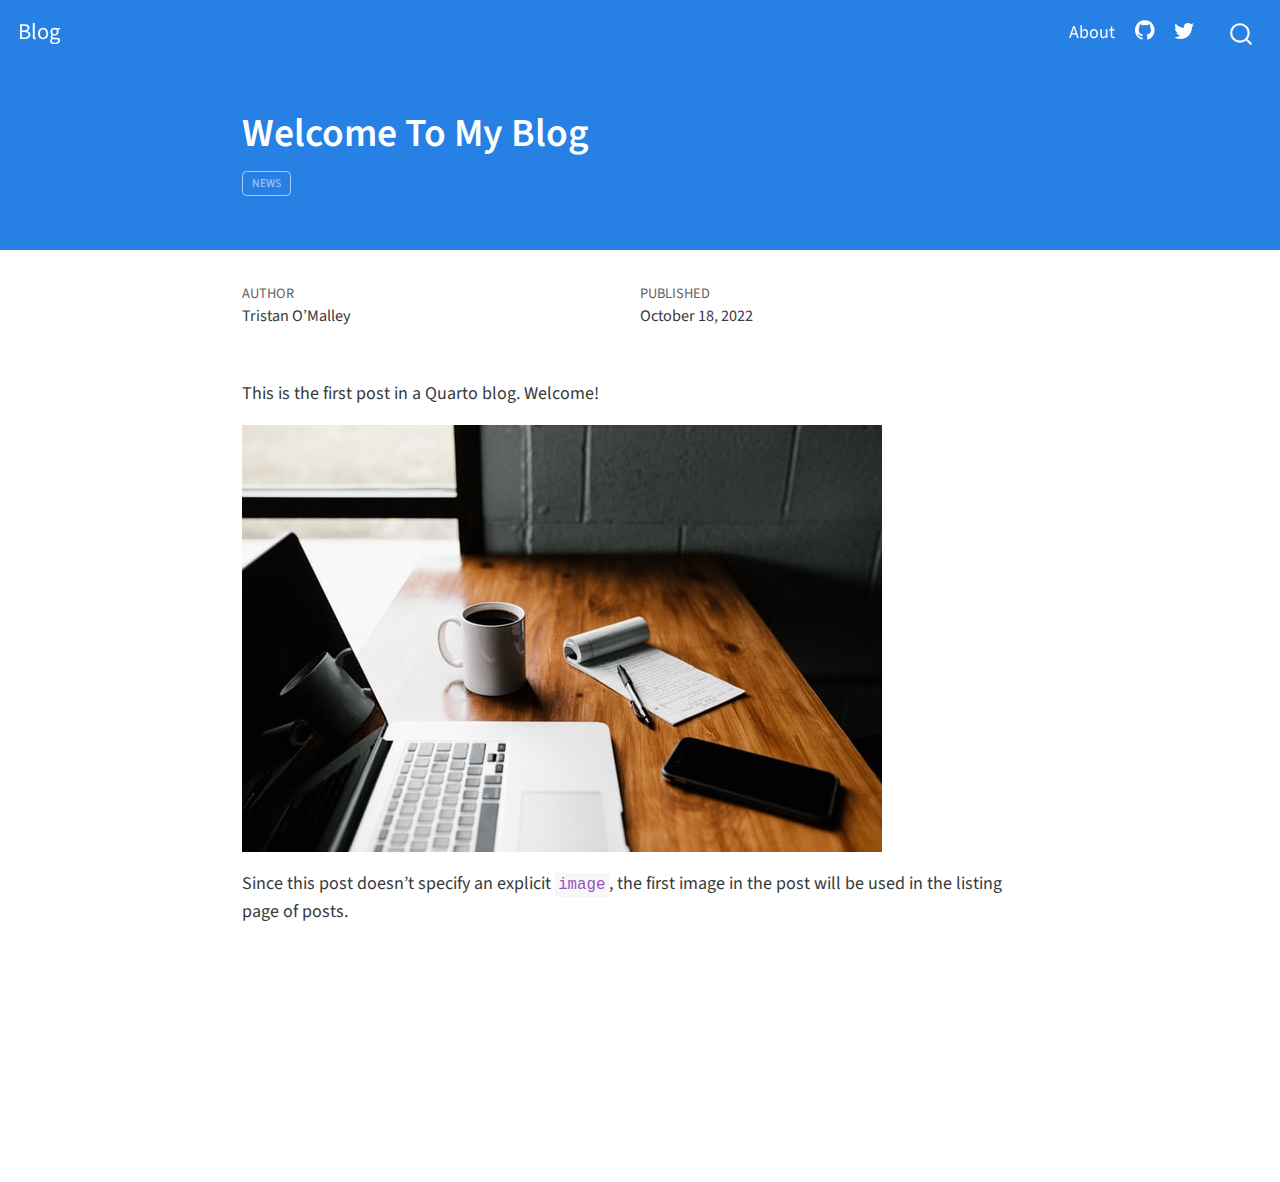
<file: posts/welcome/index.html>
<!DOCTYPE html>
<html xmlns="http://www.w3.org/1999/xhtml" lang="en" xml:lang="en"><head>

<meta charset="utf-8">
<meta name="generator" content="quarto-1.1.251">

<meta name="viewport" content="width=device-width, initial-scale=1.0, user-scalable=yes">

<meta name="author" content="Tristan O’Malley">
<meta name="dcterms.date" content="2022-10-18">

<title>Blog - Welcome To My Blog</title>
<style>
code{white-space: pre-wrap;}
span.smallcaps{font-variant: small-caps;}
div.columns{display: flex; gap: min(4vw, 1.5em);}
div.column{flex: auto; overflow-x: auto;}
div.hanging-indent{margin-left: 1.5em; text-indent: -1.5em;}
ul.task-list{list-style: none;}
ul.task-list li input[type="checkbox"] {
  width: 0.8em;
  margin: 0 0.8em 0.2em -1.6em;
  vertical-align: middle;
}
</style>


<script src="../../site_libs/quarto-nav/quarto-nav.js"></script>
<script src="../../site_libs/quarto-nav/headroom.min.js"></script>
<script src="../../site_libs/clipboard/clipboard.min.js"></script>
<script src="../../site_libs/quarto-search/autocomplete.umd.js"></script>
<script src="../../site_libs/quarto-search/fuse.min.js"></script>
<script src="../../site_libs/quarto-search/quarto-search.js"></script>
<meta name="quarto:offset" content="../../">
<script src="../../site_libs/quarto-html/quarto.js"></script>
<script src="../../site_libs/quarto-html/popper.min.js"></script>
<script src="../../site_libs/quarto-html/tippy.umd.min.js"></script>
<script src="../../site_libs/quarto-html/anchor.min.js"></script>
<link href="../../site_libs/quarto-html/tippy.css" rel="stylesheet">
<link href="../../site_libs/quarto-html/quarto-syntax-highlighting.css" rel="stylesheet" id="quarto-text-highlighting-styles">
<script src="../../site_libs/bootstrap/bootstrap.min.js"></script>
<link href="../../site_libs/bootstrap/bootstrap-icons.css" rel="stylesheet">
<link href="../../site_libs/bootstrap/bootstrap.min.css" rel="stylesheet" id="quarto-bootstrap" data-mode="light">
<script id="quarto-search-options" type="application/json">{
  "location": "navbar",
  "copy-button": false,
  "collapse-after": 3,
  "panel-placement": "end",
  "type": "overlay",
  "limit": 20,
  "language": {
    "search-no-results-text": "No results",
    "search-matching-documents-text": "matching documents",
    "search-copy-link-title": "Copy link to search",
    "search-hide-matches-text": "Hide additional matches",
    "search-more-match-text": "more match in this document",
    "search-more-matches-text": "more matches in this document",
    "search-clear-button-title": "Clear",
    "search-detached-cancel-button-title": "Cancel",
    "search-submit-button-title": "Submit"
  }
}</script>


<link rel="stylesheet" href="../../styles.css">
</head>

<body class="nav-fixed fullcontent">

<div id="quarto-search-results"></div>
  <header id="quarto-header" class="headroom fixed-top">
    <nav class="navbar navbar-expand-lg navbar-dark ">
      <div class="navbar-container container-fluid">
      <div class="navbar-brand-container">
    <a class="navbar-brand" href="../../index.html">
    <span class="navbar-title">Blog</span>
    </a>
  </div>
          <button class="navbar-toggler" type="button" data-bs-toggle="collapse" data-bs-target="#navbarCollapse" aria-controls="navbarCollapse" aria-expanded="false" aria-label="Toggle navigation" onclick="if (window.quartoToggleHeadroom) { window.quartoToggleHeadroom(); }">
  <span class="navbar-toggler-icon"></span>
</button>
          <div class="collapse navbar-collapse" id="navbarCollapse">
            <ul class="navbar-nav navbar-nav-scroll ms-auto">
  <li class="nav-item">
    <a class="nav-link" href="../../about.html">About</a>
  </li>  
  <li class="nav-item compact">
    <a class="nav-link" href="https://github.com/"><i class="bi bi-github" role="img">
</i> 
 </a>
  </li>  
  <li class="nav-item compact">
    <a class="nav-link" href="https://twitter.com"><i class="bi bi-twitter" role="img">
</i> 
 </a>
  </li>  
</ul>
              <div id="quarto-search" class="" title="Search"></div>
          </div> <!-- /navcollapse -->
      </div> <!-- /container-fluid -->
    </nav>
</header>
<!-- content -->
<header id="title-block-header" class="quarto-title-block default page-columns page-full">
  <div class="quarto-title-banner page-columns page-full">
    <div class="quarto-title column-body">
      <h1 class="title">Welcome To My Blog</h1>
                                <div class="quarto-categories">
                <div class="quarto-category">news</div>
              </div>
                  </div>
  </div>
    
  
  <div class="quarto-title-meta">

      <div>
      <div class="quarto-title-meta-heading">Author</div>
      <div class="quarto-title-meta-contents">
               <p>Tristan O’Malley </p>
            </div>
    </div>
      
      <div>
      <div class="quarto-title-meta-heading">Published</div>
      <div class="quarto-title-meta-contents">
        <p class="date">October 18, 2022</p>
      </div>
    </div>
      
    </div>
    
  
  </header><div id="quarto-content" class="quarto-container page-columns page-rows-contents page-layout-article page-navbar">
<!-- sidebar -->
<!-- margin-sidebar -->
    
<!-- main -->
<main class="content quarto-banner-title-block" id="quarto-document-content">




<p>This is the first post in a Quarto blog. Welcome!</p>
<p><img src="thumbnail.jpg" class="img-fluid"></p>
<p>Since this post doesn’t specify an explicit <code>image</code>, the first image in the post will be used in the listing page of posts.</p>



</main> <!-- /main -->
<script id="quarto-html-after-body" type="application/javascript">
window.document.addEventListener("DOMContentLoaded", function (event) {
  const toggleBodyColorMode = (bsSheetEl) => {
    const mode = bsSheetEl.getAttribute("data-mode");
    const bodyEl = window.document.querySelector("body");
    if (mode === "dark") {
      bodyEl.classList.add("quarto-dark");
      bodyEl.classList.remove("quarto-light");
    } else {
      bodyEl.classList.add("quarto-light");
      bodyEl.classList.remove("quarto-dark");
    }
  }
  const toggleBodyColorPrimary = () => {
    const bsSheetEl = window.document.querySelector("link#quarto-bootstrap");
    if (bsSheetEl) {
      toggleBodyColorMode(bsSheetEl);
    }
  }
  toggleBodyColorPrimary();  
  const icon = "";
  const anchorJS = new window.AnchorJS();
  anchorJS.options = {
    placement: 'right',
    icon: icon
  };
  anchorJS.add('.anchored');
  const clipboard = new window.ClipboardJS('.code-copy-button', {
    target: function(trigger) {
      return trigger.previousElementSibling;
    }
  });
  clipboard.on('success', function(e) {
    // button target
    const button = e.trigger;
    // don't keep focus
    button.blur();
    // flash "checked"
    button.classList.add('code-copy-button-checked');
    var currentTitle = button.getAttribute("title");
    button.setAttribute("title", "Copied!");
    setTimeout(function() {
      button.setAttribute("title", currentTitle);
      button.classList.remove('code-copy-button-checked');
    }, 1000);
    // clear code selection
    e.clearSelection();
  });
  function tippyHover(el, contentFn) {
    const config = {
      allowHTML: true,
      content: contentFn,
      maxWidth: 500,
      delay: 100,
      arrow: false,
      appendTo: function(el) {
          return el.parentElement;
      },
      interactive: true,
      interactiveBorder: 10,
      theme: 'quarto',
      placement: 'bottom-start'
    };
    window.tippy(el, config); 
  }
  const noterefs = window.document.querySelectorAll('a[role="doc-noteref"]');
  for (var i=0; i<noterefs.length; i++) {
    const ref = noterefs[i];
    tippyHover(ref, function() {
      // use id or data attribute instead here
      let href = ref.getAttribute('data-footnote-href') || ref.getAttribute('href');
      try { href = new URL(href).hash; } catch {}
      const id = href.replace(/^#\/?/, "");
      const note = window.document.getElementById(id);
      return note.innerHTML;
    });
  }
  var bibliorefs = window.document.querySelectorAll('a[role="doc-biblioref"]');
  for (var i=0; i<bibliorefs.length; i++) {
    const ref = bibliorefs[i];
    const cites = ref.parentNode.getAttribute('data-cites').split(' ');
    tippyHover(ref, function() {
      var popup = window.document.createElement('div');
      cites.forEach(function(cite) {
        var citeDiv = window.document.createElement('div');
        citeDiv.classList.add('hanging-indent');
        citeDiv.classList.add('csl-entry');
        var biblioDiv = window.document.getElementById('ref-' + cite);
        if (biblioDiv) {
          citeDiv.innerHTML = biblioDiv.innerHTML;
        }
        popup.appendChild(citeDiv);
      });
      return popup.innerHTML;
    });
  }
});
</script>
</div> <!-- /content -->



</body></html>
</file>
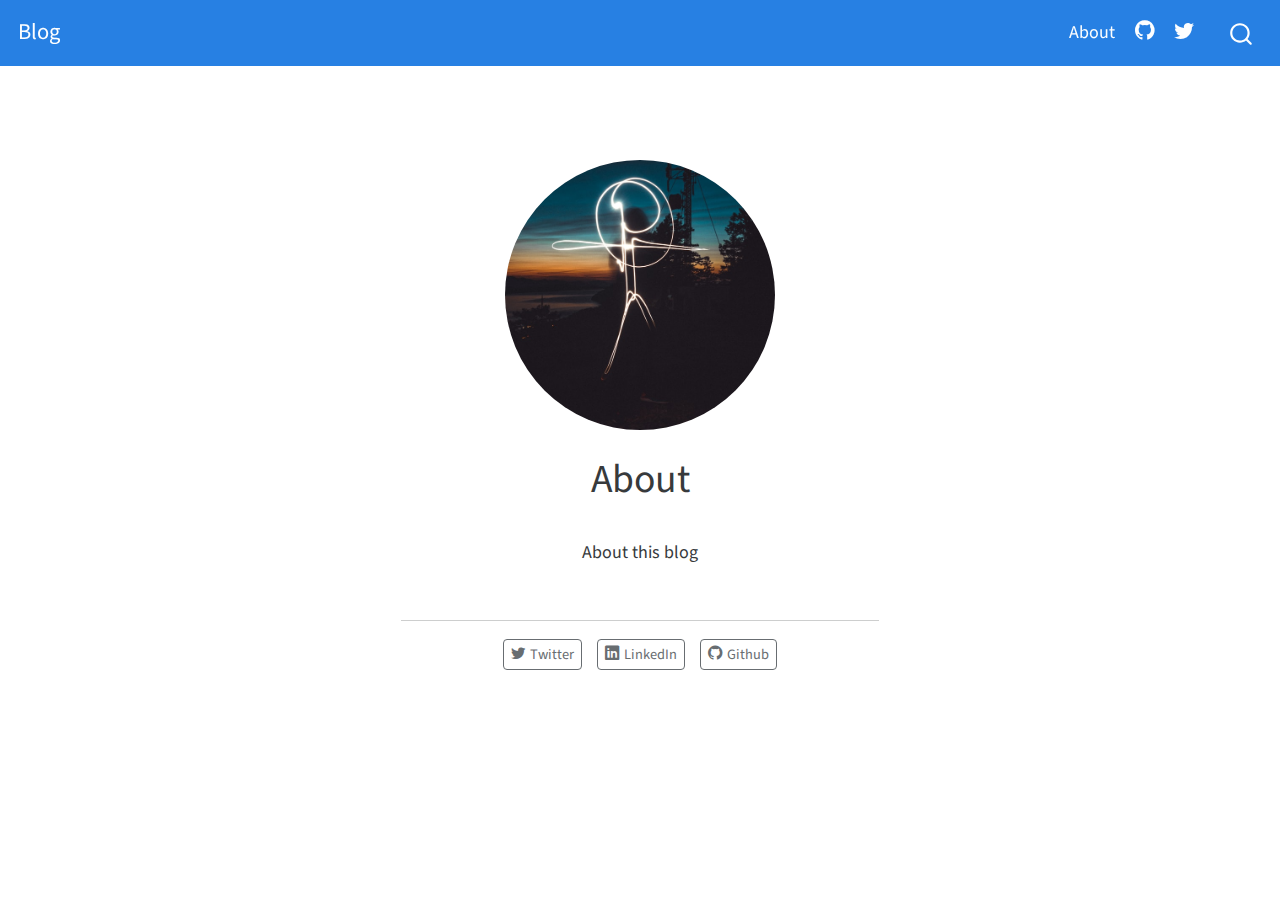
<file: about.html>
<!DOCTYPE html>
<html xmlns="http://www.w3.org/1999/xhtml" lang="en" xml:lang="en"><head>

<meta charset="utf-8">
<meta name="generator" content="quarto-1.1.251">

<meta name="viewport" content="width=device-width, initial-scale=1.0, user-scalable=yes">


<title>Blog - About</title>
<style>
code{white-space: pre-wrap;}
span.smallcaps{font-variant: small-caps;}
div.columns{display: flex; gap: min(4vw, 1.5em);}
div.column{flex: auto; overflow-x: auto;}
div.hanging-indent{margin-left: 1.5em; text-indent: -1.5em;}
ul.task-list{list-style: none;}
ul.task-list li input[type="checkbox"] {
  width: 0.8em;
  margin: 0 0.8em 0.2em -1.6em;
  vertical-align: middle;
}
</style>


<script src="site_libs/quarto-nav/quarto-nav.js"></script>
<script src="site_libs/quarto-nav/headroom.min.js"></script>
<script src="site_libs/clipboard/clipboard.min.js"></script>
<script src="site_libs/quarto-search/autocomplete.umd.js"></script>
<script src="site_libs/quarto-search/fuse.min.js"></script>
<script src="site_libs/quarto-search/quarto-search.js"></script>
<meta name="quarto:offset" content="./">
<script src="site_libs/quarto-html/quarto.js"></script>
<script src="site_libs/quarto-html/popper.min.js"></script>
<script src="site_libs/quarto-html/tippy.umd.min.js"></script>
<link href="site_libs/quarto-html/tippy.css" rel="stylesheet">
<link href="site_libs/quarto-html/quarto-syntax-highlighting.css" rel="stylesheet" id="quarto-text-highlighting-styles">
<script src="site_libs/bootstrap/bootstrap.min.js"></script>
<link href="site_libs/bootstrap/bootstrap-icons.css" rel="stylesheet">
<link href="site_libs/bootstrap/bootstrap.min.css" rel="stylesheet" id="quarto-bootstrap" data-mode="light">
<script id="quarto-search-options" type="application/json">{
  "location": "navbar",
  "copy-button": false,
  "collapse-after": 3,
  "panel-placement": "end",
  "type": "overlay",
  "limit": 20,
  "language": {
    "search-no-results-text": "No results",
    "search-matching-documents-text": "matching documents",
    "search-copy-link-title": "Copy link to search",
    "search-hide-matches-text": "Hide additional matches",
    "search-more-match-text": "more match in this document",
    "search-more-matches-text": "more matches in this document",
    "search-clear-button-title": "Clear",
    "search-detached-cancel-button-title": "Cancel",
    "search-submit-button-title": "Submit"
  }
}</script>


<link rel="stylesheet" href="styles.css">
</head>

<body class="nav-fixed fullcontent">

<div id="quarto-search-results"></div>
  <header id="quarto-header" class="headroom fixed-top">
    <nav class="navbar navbar-expand-lg navbar-dark ">
      <div class="navbar-container container-fluid">
      <div class="navbar-brand-container">
    <a class="navbar-brand" href="./index.html">
    <span class="navbar-title">Blog</span>
    </a>
  </div>
          <button class="navbar-toggler" type="button" data-bs-toggle="collapse" data-bs-target="#navbarCollapse" aria-controls="navbarCollapse" aria-expanded="false" aria-label="Toggle navigation" onclick="if (window.quartoToggleHeadroom) { window.quartoToggleHeadroom(); }">
  <span class="navbar-toggler-icon"></span>
</button>
          <div class="collapse navbar-collapse" id="navbarCollapse">
            <ul class="navbar-nav navbar-nav-scroll ms-auto">
  <li class="nav-item">
    <a class="nav-link active" href="./about.html" aria-current="page">About</a>
  </li>  
  <li class="nav-item compact">
    <a class="nav-link" href="https://github.com/"><i class="bi bi-github" role="img">
</i> 
 </a>
  </li>  
  <li class="nav-item compact">
    <a class="nav-link" href="https://twitter.com"><i class="bi bi-twitter" role="img">
</i> 
 </a>
  </li>  
</ul>
              <div id="quarto-search" class="" title="Search"></div>
          </div> <!-- /navcollapse -->
      </div> <!-- /container-fluid -->
    </nav>
</header>
<!-- content -->
<div id="quarto-content" class="quarto-container page-columns page-rows-contents page-layout-article page-navbar">
<!-- sidebar -->
<!-- margin-sidebar -->
    
<!-- main -->
<div class="quarto-about-jolla">
  <img src="profile.jpg" class="about-image
  round " style="height: 15em; width: 15em;">
 <header id="title-block-header" class="quarto-title-block default">
<div class="quarto-title">
<h1 class="title">About</h1>
</div>
<div class="quarto-title-meta">
  </div>
</header><main class="content" id="quarto-document-content">
<p>About this blog</p>


</main> 
  <hr class="about-sep">
   <div class="about-links">
  <a href="https://twitter.com" class="about-link">
    <i class="bi bi-twitter"></i>
     <span class="about-link-text">Twitter</span>
  </a>
  <a href="https://linkedin.com" class="about-link">
    <i class="bi bi-linkedin"></i>
     <span class="about-link-text">LinkedIn</span>
  </a>
  <a href="https://github.com" class="about-link">
    <i class="bi bi-github"></i>
     <span class="about-link-text">Github</span>
  </a>
</div>
</div>
 <!-- /main -->
<script id="quarto-html-after-body" type="application/javascript">
window.document.addEventListener("DOMContentLoaded", function (event) {
  const toggleBodyColorMode = (bsSheetEl) => {
    const mode = bsSheetEl.getAttribute("data-mode");
    const bodyEl = window.document.querySelector("body");
    if (mode === "dark") {
      bodyEl.classList.add("quarto-dark");
      bodyEl.classList.remove("quarto-light");
    } else {
      bodyEl.classList.add("quarto-light");
      bodyEl.classList.remove("quarto-dark");
    }
  }
  const toggleBodyColorPrimary = () => {
    const bsSheetEl = window.document.querySelector("link#quarto-bootstrap");
    if (bsSheetEl) {
      toggleBodyColorMode(bsSheetEl);
    }
  }
  toggleBodyColorPrimary();  
  const clipboard = new window.ClipboardJS('.code-copy-button', {
    target: function(trigger) {
      return trigger.previousElementSibling;
    }
  });
  clipboard.on('success', function(e) {
    // button target
    const button = e.trigger;
    // don't keep focus
    button.blur();
    // flash "checked"
    button.classList.add('code-copy-button-checked');
    var currentTitle = button.getAttribute("title");
    button.setAttribute("title", "Copied!");
    setTimeout(function() {
      button.setAttribute("title", currentTitle);
      button.classList.remove('code-copy-button-checked');
    }, 1000);
    // clear code selection
    e.clearSelection();
  });
  function tippyHover(el, contentFn) {
    const config = {
      allowHTML: true,
      content: contentFn,
      maxWidth: 500,
      delay: 100,
      arrow: false,
      appendTo: function(el) {
          return el.parentElement;
      },
      interactive: true,
      interactiveBorder: 10,
      theme: 'quarto',
      placement: 'bottom-start'
    };
    window.tippy(el, config); 
  }
  const noterefs = window.document.querySelectorAll('a[role="doc-noteref"]');
  for (var i=0; i<noterefs.length; i++) {
    const ref = noterefs[i];
    tippyHover(ref, function() {
      // use id or data attribute instead here
      let href = ref.getAttribute('data-footnote-href') || ref.getAttribute('href');
      try { href = new URL(href).hash; } catch {}
      const id = href.replace(/^#\/?/, "");
      const note = window.document.getElementById(id);
      return note.innerHTML;
    });
  }
  var bibliorefs = window.document.querySelectorAll('a[role="doc-biblioref"]');
  for (var i=0; i<bibliorefs.length; i++) {
    const ref = bibliorefs[i];
    const cites = ref.parentNode.getAttribute('data-cites').split(' ');
    tippyHover(ref, function() {
      var popup = window.document.createElement('div');
      cites.forEach(function(cite) {
        var citeDiv = window.document.createElement('div');
        citeDiv.classList.add('hanging-indent');
        citeDiv.classList.add('csl-entry');
        var biblioDiv = window.document.getElementById('ref-' + cite);
        if (biblioDiv) {
          citeDiv.innerHTML = biblioDiv.innerHTML;
        }
        popup.appendChild(citeDiv);
      });
      return popup.innerHTML;
    });
  }
});
</script>
</div> <!-- /content -->



</body></html>
</file>
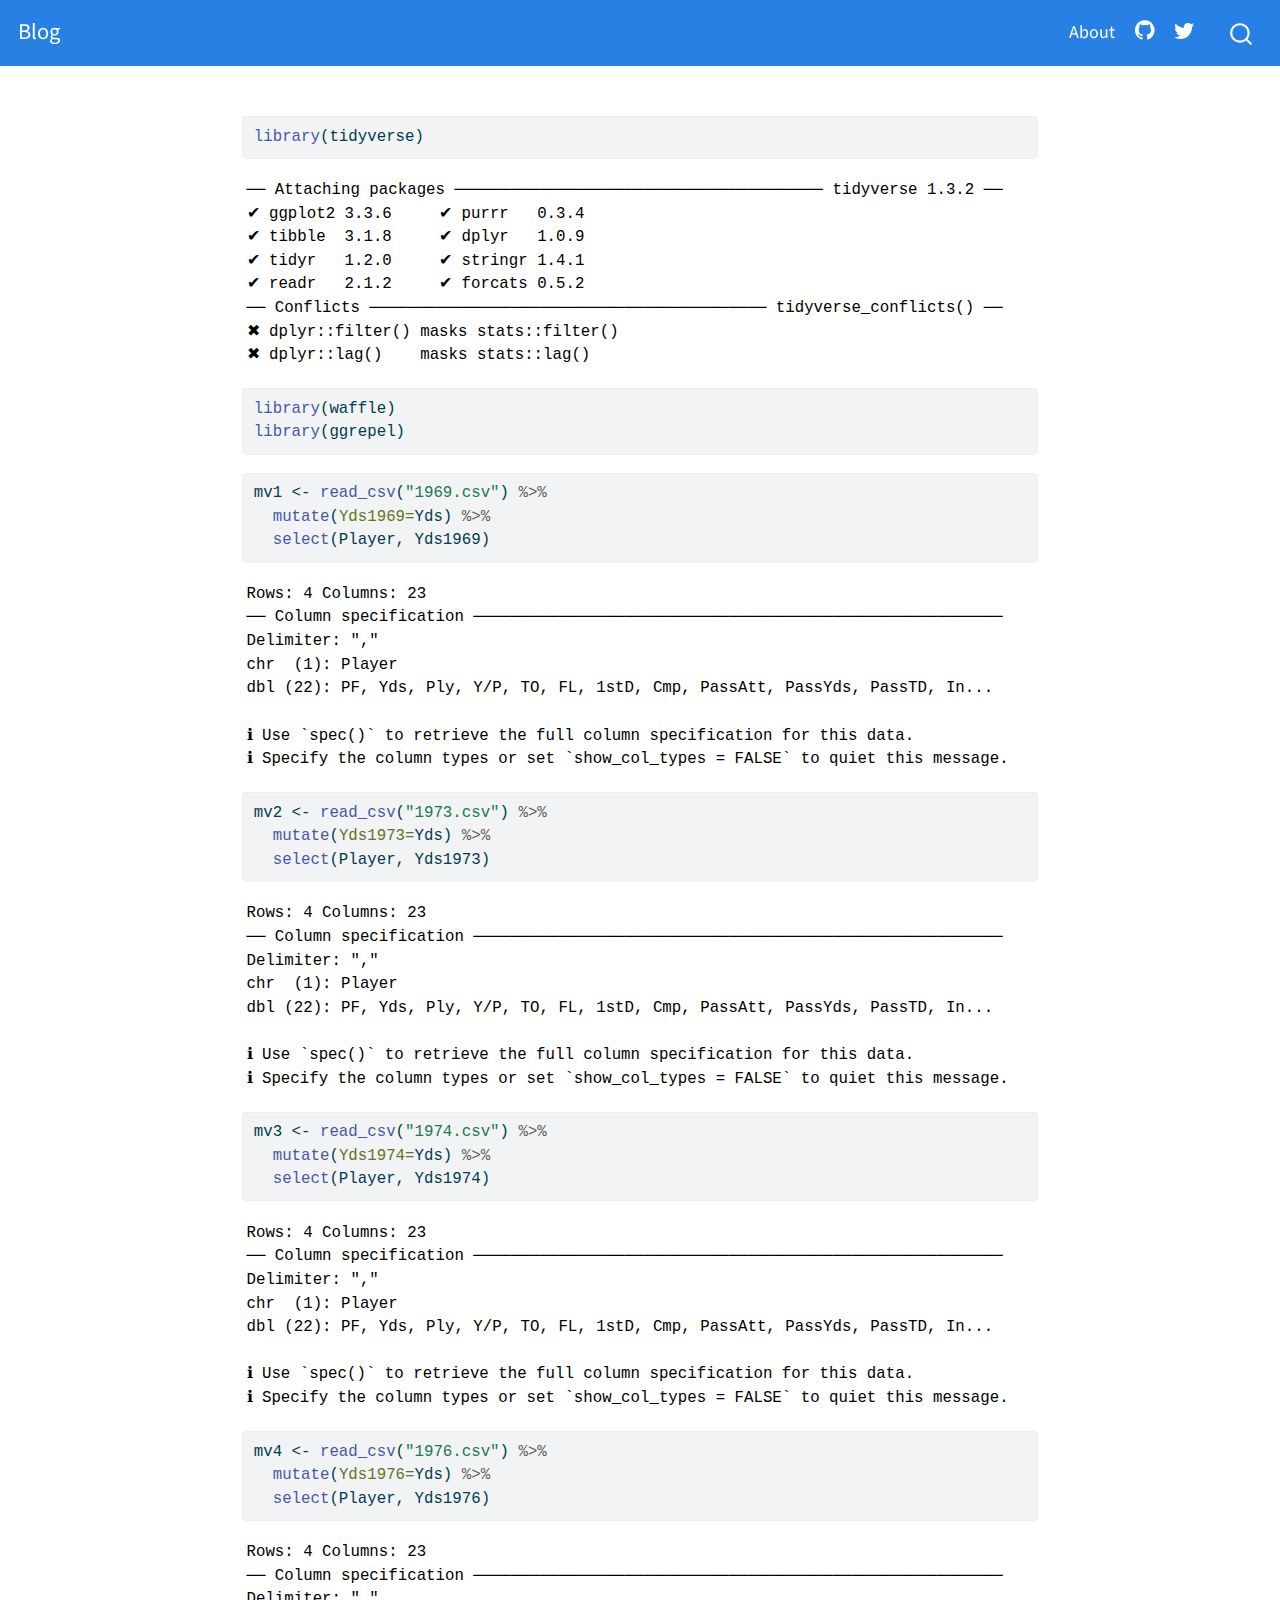
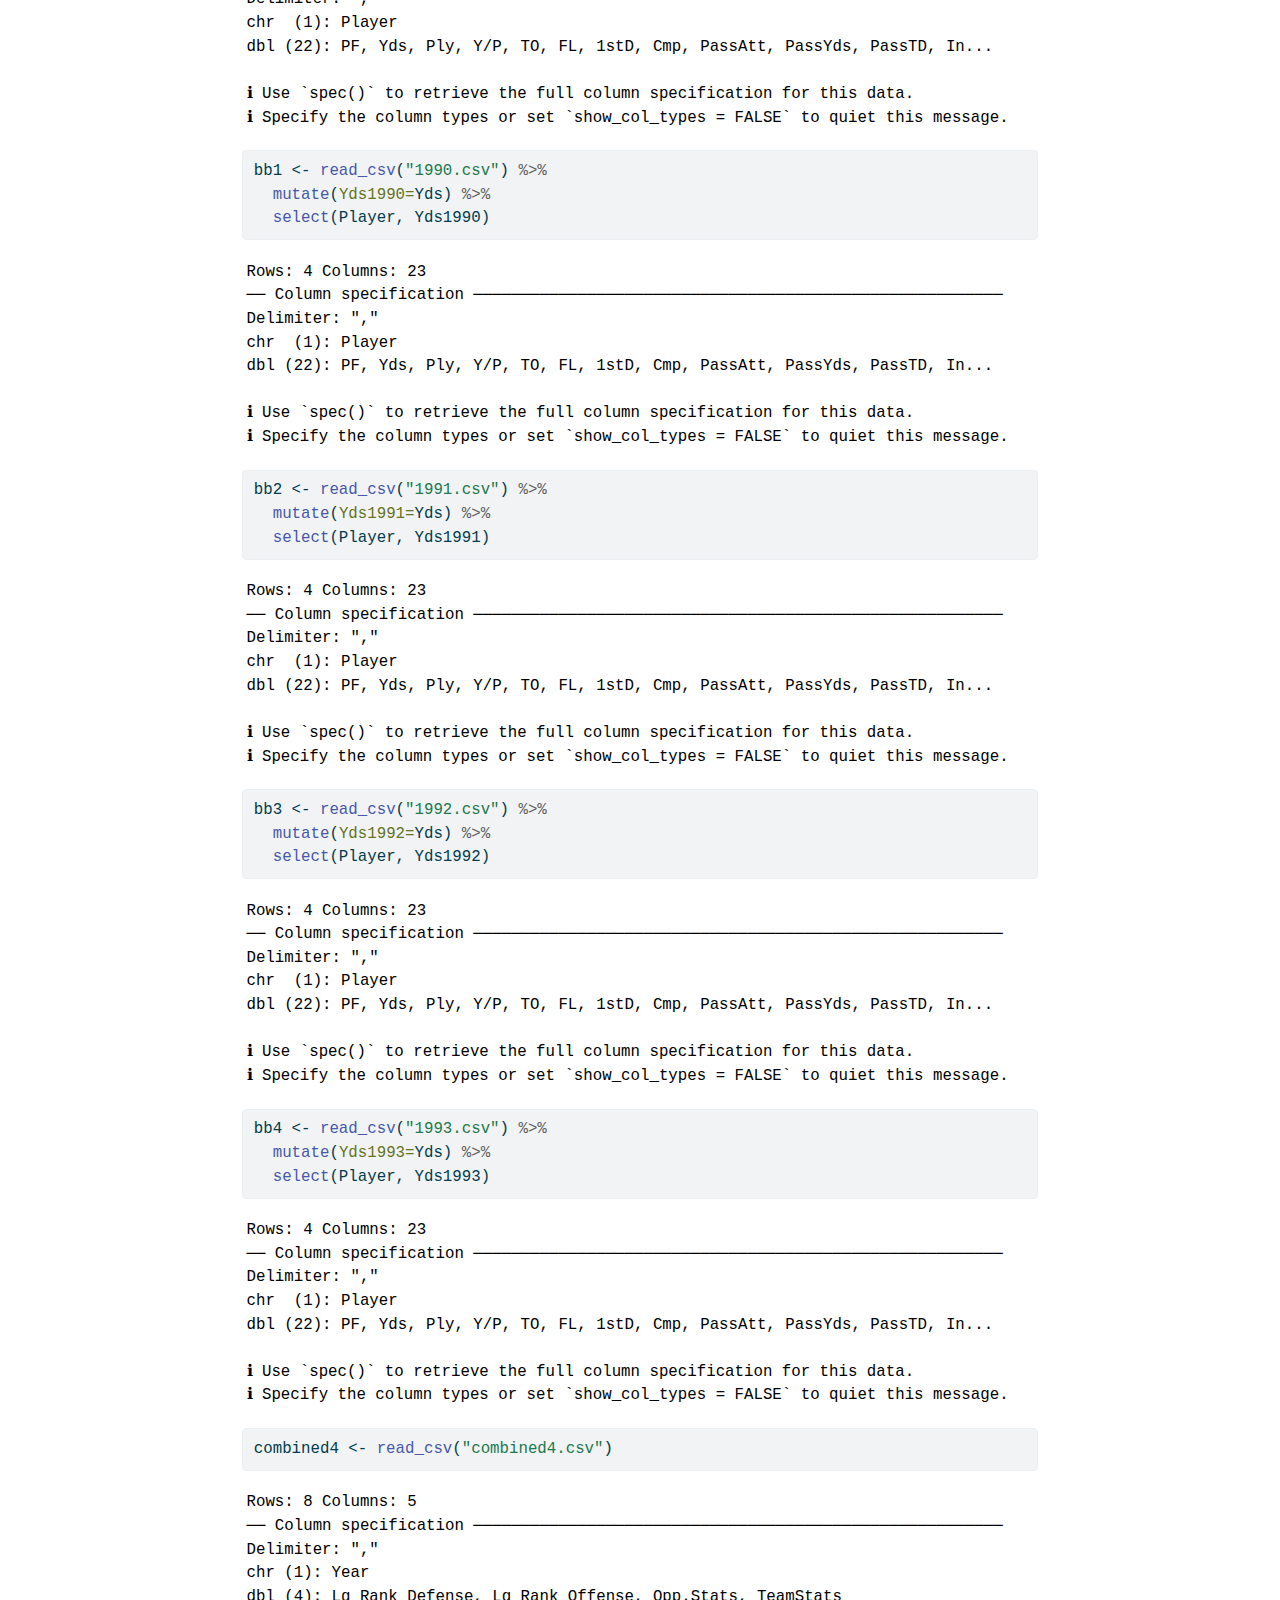
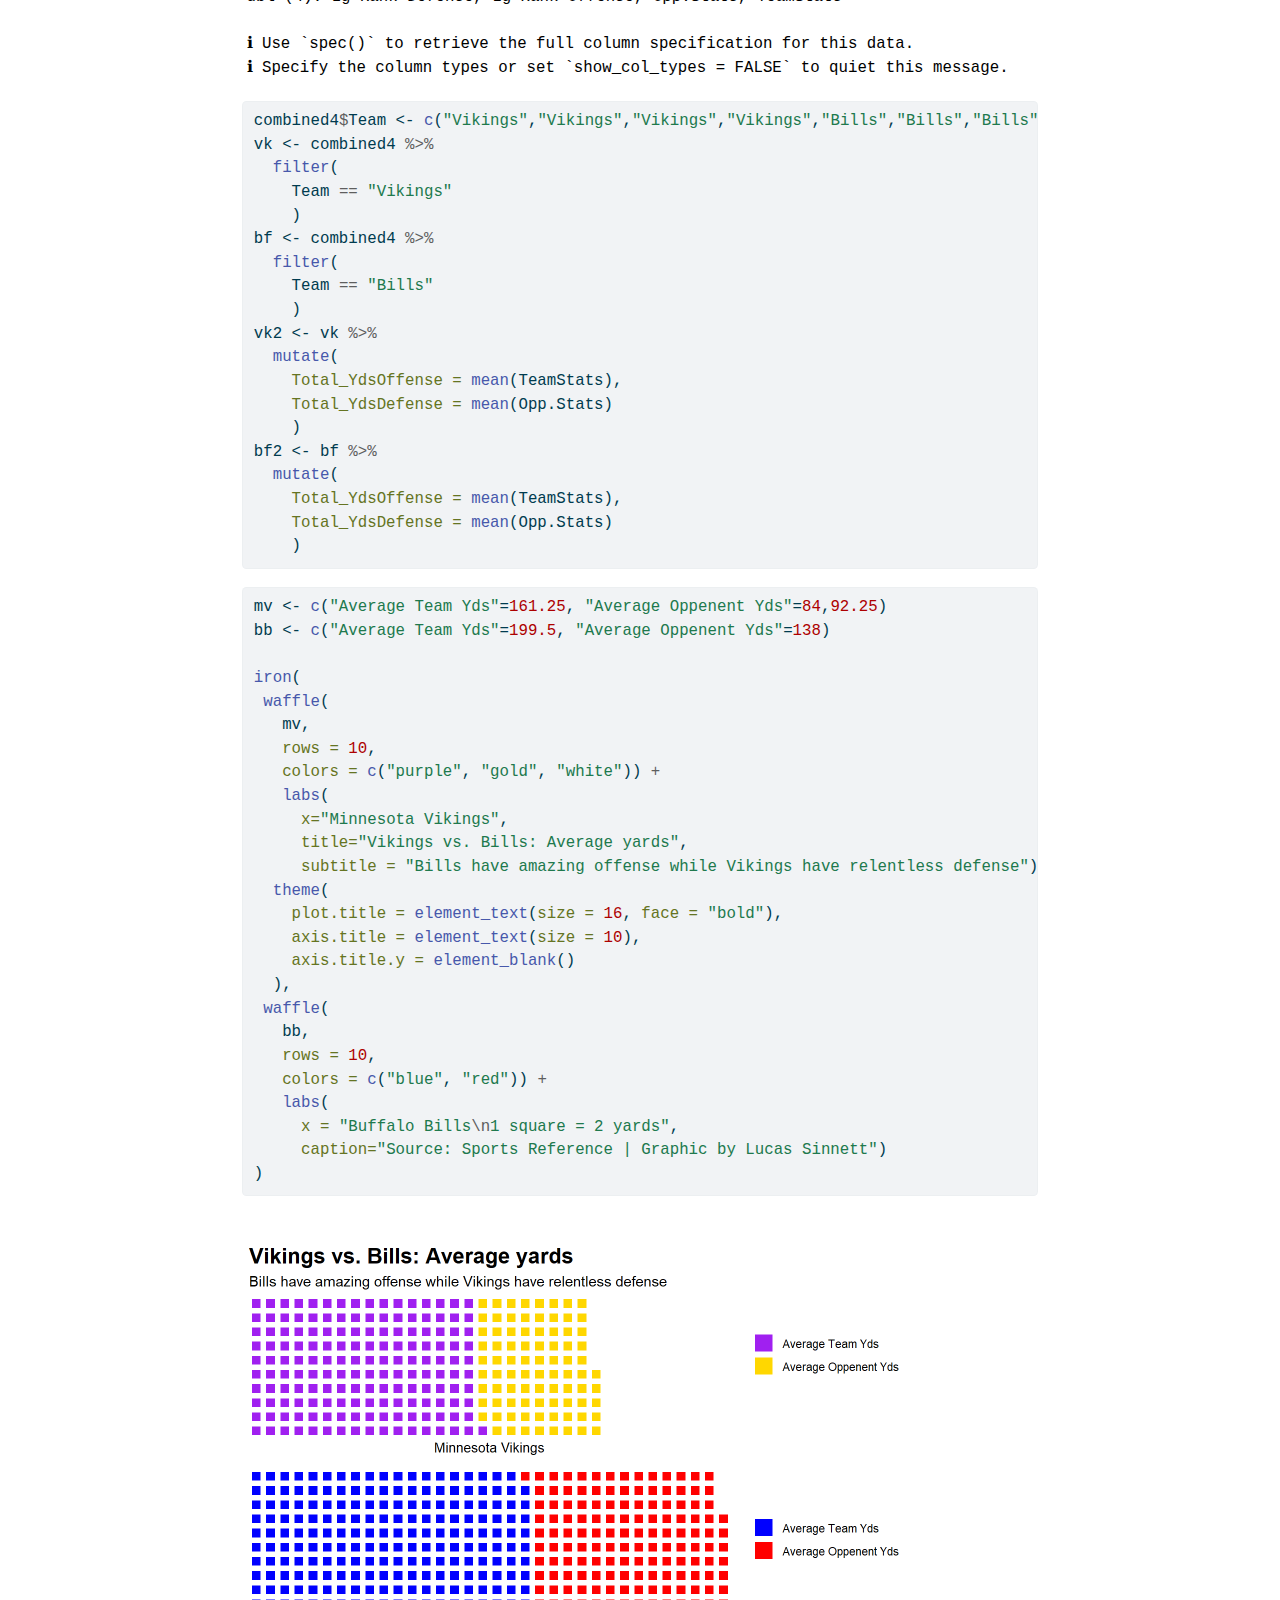
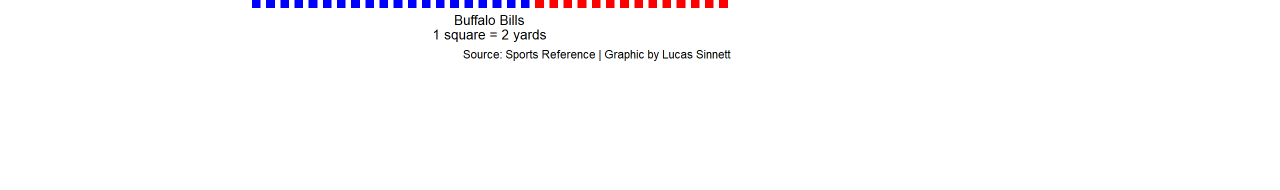
<file: data 2.html>
<!DOCTYPE html>
<html xmlns="http://www.w3.org/1999/xhtml" lang="en" xml:lang="en"><head>

<meta charset="utf-8">
<meta name="generator" content="quarto-1.1.251">

<meta name="viewport" content="width=device-width, initial-scale=1.0, user-scalable=yes">


<title>Blog – data-2</title>
<style>
code{white-space: pre-wrap;}
span.smallcaps{font-variant: small-caps;}
div.columns{display: flex; gap: min(4vw, 1.5em);}
div.column{flex: auto; overflow-x: auto;}
div.hanging-indent{margin-left: 1.5em; text-indent: -1.5em;}
ul.task-list{list-style: none;}
ul.task-list li input[type="checkbox"] {
  width: 0.8em;
  margin: 0 0.8em 0.2em -1.6em;
  vertical-align: middle;
}
pre > code.sourceCode { white-space: pre; position: relative; }
pre > code.sourceCode > span { display: inline-block; line-height: 1.25; }
pre > code.sourceCode > span:empty { height: 1.2em; }
.sourceCode { overflow: visible; }
code.sourceCode > span { color: inherit; text-decoration: inherit; }
div.sourceCode { margin: 1em 0; }
pre.sourceCode { margin: 0; }
@media screen {
div.sourceCode { overflow: auto; }
}
@media print {
pre > code.sourceCode { white-space: pre-wrap; }
pre > code.sourceCode > span { text-indent: -5em; padding-left: 5em; }
}
pre.numberSource code
  { counter-reset: source-line 0; }
pre.numberSource code > span
  { position: relative; left: -4em; counter-increment: source-line; }
pre.numberSource code > span > a:first-child::before
  { content: counter(source-line);
    position: relative; left: -1em; text-align: right; vertical-align: baseline;
    border: none; display: inline-block;
    -webkit-touch-callout: none; -webkit-user-select: none;
    -khtml-user-select: none; -moz-user-select: none;
    -ms-user-select: none; user-select: none;
    padding: 0 4px; width: 4em;
    color: #aaaaaa;
  }
pre.numberSource { margin-left: 3em; border-left: 1px solid #aaaaaa;  padding-left: 4px; }
div.sourceCode
  {   }
@media screen {
pre > code.sourceCode > span > a:first-child::before { text-decoration: underline; }
}
code span.al { color: #ff0000; font-weight: bold; } /* Alert */
code span.an { color: #60a0b0; font-weight: bold; font-style: italic; } /* Annotation */
code span.at { color: #7d9029; } /* Attribute */
code span.bn { color: #40a070; } /* BaseN */
code span.bu { color: #008000; } /* BuiltIn */
code span.cf { color: #007020; font-weight: bold; } /* ControlFlow */
code span.ch { color: #4070a0; } /* Char */
code span.cn { color: #880000; } /* Constant */
code span.co { color: #60a0b0; font-style: italic; } /* Comment */
code span.cv { color: #60a0b0; font-weight: bold; font-style: italic; } /* CommentVar */
code span.do { color: #ba2121; font-style: italic; } /* Documentation */
code span.dt { color: #902000; } /* DataType */
code span.dv { color: #40a070; } /* DecVal */
code span.er { color: #ff0000; font-weight: bold; } /* Error */
code span.ex { } /* Extension */
code span.fl { color: #40a070; } /* Float */
code span.fu { color: #06287e; } /* Function */
code span.im { color: #008000; font-weight: bold; } /* Import */
code span.in { color: #60a0b0; font-weight: bold; font-style: italic; } /* Information */
code span.kw { color: #007020; font-weight: bold; } /* Keyword */
code span.op { color: #666666; } /* Operator */
code span.ot { color: #007020; } /* Other */
code span.pp { color: #bc7a00; } /* Preprocessor */
code span.sc { color: #4070a0; } /* SpecialChar */
code span.ss { color: #bb6688; } /* SpecialString */
code span.st { color: #4070a0; } /* String */
code span.va { color: #19177c; } /* Variable */
code span.vs { color: #4070a0; } /* VerbatimString */
code span.wa { color: #60a0b0; font-weight: bold; font-style: italic; } /* Warning */
</style>


<script src="site_libs/quarto-nav/quarto-nav.js"></script>
<script src="site_libs/quarto-nav/headroom.min.js"></script>
<script src="site_libs/clipboard/clipboard.min.js"></script>
<script src="site_libs/quarto-search/autocomplete.umd.js"></script>
<script src="site_libs/quarto-search/fuse.min.js"></script>
<script src="site_libs/quarto-search/quarto-search.js"></script>
<meta name="quarto:offset" content="./">
<script src="site_libs/quarto-html/quarto.js"></script>
<script src="site_libs/quarto-html/popper.min.js"></script>
<script src="site_libs/quarto-html/tippy.umd.min.js"></script>
<script src="site_libs/quarto-html/anchor.min.js"></script>
<link href="site_libs/quarto-html/tippy.css" rel="stylesheet">
<link href="site_libs/quarto-html/quarto-syntax-highlighting.css" rel="stylesheet" id="quarto-text-highlighting-styles">
<script src="site_libs/bootstrap/bootstrap.min.js"></script>
<link href="site_libs/bootstrap/bootstrap-icons.css" rel="stylesheet">
<link href="site_libs/bootstrap/bootstrap.min.css" rel="stylesheet" id="quarto-bootstrap" data-mode="light">
<script id="quarto-search-options" type="application/json">{
  "location": "navbar",
  "copy-button": false,
  "collapse-after": 3,
  "panel-placement": "end",
  "type": "overlay",
  "limit": 20,
  "language": {
    "search-no-results-text": "No results",
    "search-matching-documents-text": "matching documents",
    "search-copy-link-title": "Copy link to search",
    "search-hide-matches-text": "Hide additional matches",
    "search-more-match-text": "more match in this document",
    "search-more-matches-text": "more matches in this document",
    "search-clear-button-title": "Clear",
    "search-detached-cancel-button-title": "Cancel",
    "search-submit-button-title": "Submit"
  }
}</script>


<link rel="stylesheet" href="styles.css">
</head>

<body class="nav-fixed fullcontent">

<div id="quarto-search-results"></div>
  <header id="quarto-header" class="headroom fixed-top">
    <nav class="navbar navbar-expand-lg navbar-dark ">
      <div class="navbar-container container-fluid">
      <div class="navbar-brand-container">
    <a class="navbar-brand" href="./index.html">
    <span class="navbar-title">Blog</span>
    </a>
  </div>
          <button class="navbar-toggler" type="button" data-bs-toggle="collapse" data-bs-target="#navbarCollapse" aria-controls="navbarCollapse" aria-expanded="false" aria-label="Toggle navigation" onclick="if (window.quartoToggleHeadroom) { window.quartoToggleHeadroom(); }">
  <span class="navbar-toggler-icon"></span>
</button>
          <div class="collapse navbar-collapse" id="navbarCollapse">
            <ul class="navbar-nav navbar-nav-scroll ms-auto">
  <li class="nav-item">
    <a class="nav-link" href="./about.html">About</a>
  </li>  
  <li class="nav-item compact">
    <a class="nav-link" href="https://github.com/"><i class="bi bi-github" role="img">
</i> 
 </a>
  </li>  
  <li class="nav-item compact">
    <a class="nav-link" href="https://twitter.com"><i class="bi bi-twitter" role="img">
</i> 
 </a>
  </li>  
</ul>
              <div id="quarto-search" class="" title="Search"></div>
          </div> <!-- /navcollapse -->
      </div> <!-- /container-fluid -->
    </nav>
</header>
<!-- content -->
<div id="quarto-content" class="quarto-container page-columns page-rows-contents page-layout-article page-navbar">
<!-- sidebar -->
<!-- margin-sidebar -->
    
<!-- main -->
<main class="content" id="quarto-document-content">



<div class="cell">
<div class="sourceCode cell-code" id="cb1"><pre class="sourceCode r code-with-copy"><code class="sourceCode r"><span id="cb1-1"><a href="#cb1-1" aria-hidden="true" tabindex="-1"></a><span class="fu">library</span>(tidyverse)</span></code><button title="Copy to Clipboard" class="code-copy-button"><i class="bi"></i></button></pre></div>
<div class="cell-output cell-output-stderr">
<pre><code>── Attaching packages ─────────────────────────────────────── tidyverse 1.3.2 ──
✔ ggplot2 3.3.6     ✔ purrr   0.3.4
✔ tibble  3.1.8     ✔ dplyr   1.0.9
✔ tidyr   1.2.0     ✔ stringr 1.4.1
✔ readr   2.1.2     ✔ forcats 0.5.2
── Conflicts ────────────────────────────────────────── tidyverse_conflicts() ──
✖ dplyr::filter() masks stats::filter()
✖ dplyr::lag()    masks stats::lag()</code></pre>
</div>
<div class="sourceCode cell-code" id="cb3"><pre class="sourceCode r code-with-copy"><code class="sourceCode r"><span id="cb3-1"><a href="#cb3-1" aria-hidden="true" tabindex="-1"></a><span class="fu">library</span>(waffle)</span>
<span id="cb3-2"><a href="#cb3-2" aria-hidden="true" tabindex="-1"></a><span class="fu">library</span>(ggrepel)</span></code><button title="Copy to Clipboard" class="code-copy-button"><i class="bi"></i></button></pre></div>
</div>
<div class="cell">
<div class="sourceCode cell-code" id="cb4"><pre class="sourceCode r code-with-copy"><code class="sourceCode r"><span id="cb4-1"><a href="#cb4-1" aria-hidden="true" tabindex="-1"></a>mv1 <span class="ot">&lt;-</span> <span class="fu">read_csv</span>(<span class="st">"1969.csv"</span>) <span class="sc">%&gt;%</span> </span>
<span id="cb4-2"><a href="#cb4-2" aria-hidden="true" tabindex="-1"></a>  <span class="fu">mutate</span>(<span class="at">Yds1969=</span>Yds) <span class="sc">%&gt;%</span> </span>
<span id="cb4-3"><a href="#cb4-3" aria-hidden="true" tabindex="-1"></a>  <span class="fu">select</span>(Player, Yds1969)</span></code><button title="Copy to Clipboard" class="code-copy-button"><i class="bi"></i></button></pre></div>
<div class="cell-output cell-output-stderr">
<pre><code>Rows: 4 Columns: 23
── Column specification ────────────────────────────────────────────────────────
Delimiter: ","
chr  (1): Player
dbl (22): PF, Yds, Ply, Y/P, TO, FL, 1stD, Cmp, PassAtt, PassYds, PassTD, In...

ℹ Use `spec()` to retrieve the full column specification for this data.
ℹ Specify the column types or set `show_col_types = FALSE` to quiet this message.</code></pre>
</div>
<div class="sourceCode cell-code" id="cb6"><pre class="sourceCode r code-with-copy"><code class="sourceCode r"><span id="cb6-1"><a href="#cb6-1" aria-hidden="true" tabindex="-1"></a>mv2 <span class="ot">&lt;-</span> <span class="fu">read_csv</span>(<span class="st">"1973.csv"</span>) <span class="sc">%&gt;%</span> </span>
<span id="cb6-2"><a href="#cb6-2" aria-hidden="true" tabindex="-1"></a>  <span class="fu">mutate</span>(<span class="at">Yds1973=</span>Yds) <span class="sc">%&gt;%</span> </span>
<span id="cb6-3"><a href="#cb6-3" aria-hidden="true" tabindex="-1"></a>  <span class="fu">select</span>(Player, Yds1973)</span></code><button title="Copy to Clipboard" class="code-copy-button"><i class="bi"></i></button></pre></div>
<div class="cell-output cell-output-stderr">
<pre><code>Rows: 4 Columns: 23
── Column specification ────────────────────────────────────────────────────────
Delimiter: ","
chr  (1): Player
dbl (22): PF, Yds, Ply, Y/P, TO, FL, 1stD, Cmp, PassAtt, PassYds, PassTD, In...

ℹ Use `spec()` to retrieve the full column specification for this data.
ℹ Specify the column types or set `show_col_types = FALSE` to quiet this message.</code></pre>
</div>
<div class="sourceCode cell-code" id="cb8"><pre class="sourceCode r code-with-copy"><code class="sourceCode r"><span id="cb8-1"><a href="#cb8-1" aria-hidden="true" tabindex="-1"></a>mv3 <span class="ot">&lt;-</span> <span class="fu">read_csv</span>(<span class="st">"1974.csv"</span>) <span class="sc">%&gt;%</span> </span>
<span id="cb8-2"><a href="#cb8-2" aria-hidden="true" tabindex="-1"></a>  <span class="fu">mutate</span>(<span class="at">Yds1974=</span>Yds) <span class="sc">%&gt;%</span> </span>
<span id="cb8-3"><a href="#cb8-3" aria-hidden="true" tabindex="-1"></a>  <span class="fu">select</span>(Player, Yds1974)</span></code><button title="Copy to Clipboard" class="code-copy-button"><i class="bi"></i></button></pre></div>
<div class="cell-output cell-output-stderr">
<pre><code>Rows: 4 Columns: 23
── Column specification ────────────────────────────────────────────────────────
Delimiter: ","
chr  (1): Player
dbl (22): PF, Yds, Ply, Y/P, TO, FL, 1stD, Cmp, PassAtt, PassYds, PassTD, In...

ℹ Use `spec()` to retrieve the full column specification for this data.
ℹ Specify the column types or set `show_col_types = FALSE` to quiet this message.</code></pre>
</div>
<div class="sourceCode cell-code" id="cb10"><pre class="sourceCode r code-with-copy"><code class="sourceCode r"><span id="cb10-1"><a href="#cb10-1" aria-hidden="true" tabindex="-1"></a>mv4 <span class="ot">&lt;-</span> <span class="fu">read_csv</span>(<span class="st">"1976.csv"</span>) <span class="sc">%&gt;%</span> </span>
<span id="cb10-2"><a href="#cb10-2" aria-hidden="true" tabindex="-1"></a>  <span class="fu">mutate</span>(<span class="at">Yds1976=</span>Yds) <span class="sc">%&gt;%</span> </span>
<span id="cb10-3"><a href="#cb10-3" aria-hidden="true" tabindex="-1"></a>  <span class="fu">select</span>(Player, Yds1976)</span></code><button title="Copy to Clipboard" class="code-copy-button"><i class="bi"></i></button></pre></div>
<div class="cell-output cell-output-stderr">
<pre><code>Rows: 4 Columns: 23
── Column specification ────────────────────────────────────────────────────────
Delimiter: ","
chr  (1): Player
dbl (22): PF, Yds, Ply, Y/P, TO, FL, 1stD, Cmp, PassAtt, PassYds, PassTD, In...

ℹ Use `spec()` to retrieve the full column specification for this data.
ℹ Specify the column types or set `show_col_types = FALSE` to quiet this message.</code></pre>
</div>
<div class="sourceCode cell-code" id="cb12"><pre class="sourceCode r code-with-copy"><code class="sourceCode r"><span id="cb12-1"><a href="#cb12-1" aria-hidden="true" tabindex="-1"></a>bb1 <span class="ot">&lt;-</span> <span class="fu">read_csv</span>(<span class="st">"1990.csv"</span>) <span class="sc">%&gt;%</span> </span>
<span id="cb12-2"><a href="#cb12-2" aria-hidden="true" tabindex="-1"></a>  <span class="fu">mutate</span>(<span class="at">Yds1990=</span>Yds) <span class="sc">%&gt;%</span> </span>
<span id="cb12-3"><a href="#cb12-3" aria-hidden="true" tabindex="-1"></a>  <span class="fu">select</span>(Player, Yds1990)</span></code><button title="Copy to Clipboard" class="code-copy-button"><i class="bi"></i></button></pre></div>
<div class="cell-output cell-output-stderr">
<pre><code>Rows: 4 Columns: 23
── Column specification ────────────────────────────────────────────────────────
Delimiter: ","
chr  (1): Player
dbl (22): PF, Yds, Ply, Y/P, TO, FL, 1stD, Cmp, PassAtt, PassYds, PassTD, In...

ℹ Use `spec()` to retrieve the full column specification for this data.
ℹ Specify the column types or set `show_col_types = FALSE` to quiet this message.</code></pre>
</div>
<div class="sourceCode cell-code" id="cb14"><pre class="sourceCode r code-with-copy"><code class="sourceCode r"><span id="cb14-1"><a href="#cb14-1" aria-hidden="true" tabindex="-1"></a>bb2 <span class="ot">&lt;-</span> <span class="fu">read_csv</span>(<span class="st">"1991.csv"</span>) <span class="sc">%&gt;%</span> </span>
<span id="cb14-2"><a href="#cb14-2" aria-hidden="true" tabindex="-1"></a>  <span class="fu">mutate</span>(<span class="at">Yds1991=</span>Yds) <span class="sc">%&gt;%</span> </span>
<span id="cb14-3"><a href="#cb14-3" aria-hidden="true" tabindex="-1"></a>  <span class="fu">select</span>(Player, Yds1991)</span></code><button title="Copy to Clipboard" class="code-copy-button"><i class="bi"></i></button></pre></div>
<div class="cell-output cell-output-stderr">
<pre><code>Rows: 4 Columns: 23
── Column specification ────────────────────────────────────────────────────────
Delimiter: ","
chr  (1): Player
dbl (22): PF, Yds, Ply, Y/P, TO, FL, 1stD, Cmp, PassAtt, PassYds, PassTD, In...

ℹ Use `spec()` to retrieve the full column specification for this data.
ℹ Specify the column types or set `show_col_types = FALSE` to quiet this message.</code></pre>
</div>
<div class="sourceCode cell-code" id="cb16"><pre class="sourceCode r code-with-copy"><code class="sourceCode r"><span id="cb16-1"><a href="#cb16-1" aria-hidden="true" tabindex="-1"></a>bb3 <span class="ot">&lt;-</span> <span class="fu">read_csv</span>(<span class="st">"1992.csv"</span>) <span class="sc">%&gt;%</span> </span>
<span id="cb16-2"><a href="#cb16-2" aria-hidden="true" tabindex="-1"></a>  <span class="fu">mutate</span>(<span class="at">Yds1992=</span>Yds) <span class="sc">%&gt;%</span> </span>
<span id="cb16-3"><a href="#cb16-3" aria-hidden="true" tabindex="-1"></a>  <span class="fu">select</span>(Player, Yds1992)</span></code><button title="Copy to Clipboard" class="code-copy-button"><i class="bi"></i></button></pre></div>
<div class="cell-output cell-output-stderr">
<pre><code>Rows: 4 Columns: 23
── Column specification ────────────────────────────────────────────────────────
Delimiter: ","
chr  (1): Player
dbl (22): PF, Yds, Ply, Y/P, TO, FL, 1stD, Cmp, PassAtt, PassYds, PassTD, In...

ℹ Use `spec()` to retrieve the full column specification for this data.
ℹ Specify the column types or set `show_col_types = FALSE` to quiet this message.</code></pre>
</div>
<div class="sourceCode cell-code" id="cb18"><pre class="sourceCode r code-with-copy"><code class="sourceCode r"><span id="cb18-1"><a href="#cb18-1" aria-hidden="true" tabindex="-1"></a>bb4 <span class="ot">&lt;-</span> <span class="fu">read_csv</span>(<span class="st">"1993.csv"</span>) <span class="sc">%&gt;%</span> </span>
<span id="cb18-2"><a href="#cb18-2" aria-hidden="true" tabindex="-1"></a>  <span class="fu">mutate</span>(<span class="at">Yds1993=</span>Yds) <span class="sc">%&gt;%</span> </span>
<span id="cb18-3"><a href="#cb18-3" aria-hidden="true" tabindex="-1"></a>  <span class="fu">select</span>(Player, Yds1993)</span></code><button title="Copy to Clipboard" class="code-copy-button"><i class="bi"></i></button></pre></div>
<div class="cell-output cell-output-stderr">
<pre><code>Rows: 4 Columns: 23
── Column specification ────────────────────────────────────────────────────────
Delimiter: ","
chr  (1): Player
dbl (22): PF, Yds, Ply, Y/P, TO, FL, 1stD, Cmp, PassAtt, PassYds, PassTD, In...

ℹ Use `spec()` to retrieve the full column specification for this data.
ℹ Specify the column types or set `show_col_types = FALSE` to quiet this message.</code></pre>
</div>
<div class="sourceCode cell-code" id="cb20"><pre class="sourceCode r code-with-copy"><code class="sourceCode r"><span id="cb20-1"><a href="#cb20-1" aria-hidden="true" tabindex="-1"></a>combined4 <span class="ot">&lt;-</span> <span class="fu">read_csv</span>(<span class="st">"combined4.csv"</span>)</span></code><button title="Copy to Clipboard" class="code-copy-button"><i class="bi"></i></button></pre></div>
<div class="cell-output cell-output-stderr">
<pre><code>Rows: 8 Columns: 5
── Column specification ────────────────────────────────────────────────────────
Delimiter: ","
chr (1): Year
dbl (4): Lg Rank Defense, Lg Rank Offense, Opp.Stats, TeamStats

ℹ Use `spec()` to retrieve the full column specification for this data.
ℹ Specify the column types or set `show_col_types = FALSE` to quiet this message.</code></pre>
</div>
</div>
<div class="cell">
<div class="sourceCode cell-code" id="cb22"><pre class="sourceCode r code-with-copy"><code class="sourceCode r"><span id="cb22-1"><a href="#cb22-1" aria-hidden="true" tabindex="-1"></a>combined4<span class="sc">$</span>Team <span class="ot">&lt;-</span> <span class="fu">c</span>(<span class="st">"Vikings"</span>,<span class="st">"Vikings"</span>,<span class="st">"Vikings"</span>,<span class="st">"Vikings"</span>,<span class="st">"Bills"</span>,<span class="st">"Bills"</span>,<span class="st">"Bills"</span>,<span class="st">"Bills"</span>)</span>
<span id="cb22-2"><a href="#cb22-2" aria-hidden="true" tabindex="-1"></a>vk <span class="ot">&lt;-</span> combined4 <span class="sc">%&gt;%</span> </span>
<span id="cb22-3"><a href="#cb22-3" aria-hidden="true" tabindex="-1"></a>  <span class="fu">filter</span>(</span>
<span id="cb22-4"><a href="#cb22-4" aria-hidden="true" tabindex="-1"></a>    Team <span class="sc">==</span> <span class="st">"Vikings"</span></span>
<span id="cb22-5"><a href="#cb22-5" aria-hidden="true" tabindex="-1"></a>    )</span>
<span id="cb22-6"><a href="#cb22-6" aria-hidden="true" tabindex="-1"></a>bf <span class="ot">&lt;-</span> combined4 <span class="sc">%&gt;%</span> </span>
<span id="cb22-7"><a href="#cb22-7" aria-hidden="true" tabindex="-1"></a>  <span class="fu">filter</span>(</span>
<span id="cb22-8"><a href="#cb22-8" aria-hidden="true" tabindex="-1"></a>    Team <span class="sc">==</span> <span class="st">"Bills"</span></span>
<span id="cb22-9"><a href="#cb22-9" aria-hidden="true" tabindex="-1"></a>    )</span>
<span id="cb22-10"><a href="#cb22-10" aria-hidden="true" tabindex="-1"></a>vk2 <span class="ot">&lt;-</span> vk <span class="sc">%&gt;%</span> </span>
<span id="cb22-11"><a href="#cb22-11" aria-hidden="true" tabindex="-1"></a>  <span class="fu">mutate</span>(</span>
<span id="cb22-12"><a href="#cb22-12" aria-hidden="true" tabindex="-1"></a>    <span class="at">Total_YdsOffense =</span> <span class="fu">mean</span>(TeamStats), </span>
<span id="cb22-13"><a href="#cb22-13" aria-hidden="true" tabindex="-1"></a>    <span class="at">Total_YdsDefense =</span> <span class="fu">mean</span>(Opp.Stats)</span>
<span id="cb22-14"><a href="#cb22-14" aria-hidden="true" tabindex="-1"></a>    )</span>
<span id="cb22-15"><a href="#cb22-15" aria-hidden="true" tabindex="-1"></a>bf2 <span class="ot">&lt;-</span> bf <span class="sc">%&gt;%</span> </span>
<span id="cb22-16"><a href="#cb22-16" aria-hidden="true" tabindex="-1"></a>  <span class="fu">mutate</span>(</span>
<span id="cb22-17"><a href="#cb22-17" aria-hidden="true" tabindex="-1"></a>    <span class="at">Total_YdsOffense =</span> <span class="fu">mean</span>(TeamStats),</span>
<span id="cb22-18"><a href="#cb22-18" aria-hidden="true" tabindex="-1"></a>    <span class="at">Total_YdsDefense =</span> <span class="fu">mean</span>(Opp.Stats)</span>
<span id="cb22-19"><a href="#cb22-19" aria-hidden="true" tabindex="-1"></a>    )</span></code><button title="Copy to Clipboard" class="code-copy-button"><i class="bi"></i></button></pre></div>
</div>
<div class="cell">
<div class="sourceCode cell-code" id="cb23"><pre class="sourceCode r code-with-copy"><code class="sourceCode r"><span id="cb23-1"><a href="#cb23-1" aria-hidden="true" tabindex="-1"></a>mv <span class="ot">&lt;-</span> <span class="fu">c</span>(<span class="st">"Average Team Yds"</span><span class="ot">=</span><span class="fl">161.25</span>, <span class="st">"Average Oppenent Yds"</span><span class="ot">=</span><span class="dv">84</span>,<span class="fl">92.25</span>)</span>
<span id="cb23-2"><a href="#cb23-2" aria-hidden="true" tabindex="-1"></a>bb <span class="ot">&lt;-</span> <span class="fu">c</span>(<span class="st">"Average Team Yds"</span><span class="ot">=</span><span class="fl">199.5</span>, <span class="st">"Average Oppenent Yds"</span><span class="ot">=</span><span class="dv">138</span>)</span>
<span id="cb23-3"><a href="#cb23-3" aria-hidden="true" tabindex="-1"></a></span>
<span id="cb23-4"><a href="#cb23-4" aria-hidden="true" tabindex="-1"></a><span class="fu">iron</span>(</span>
<span id="cb23-5"><a href="#cb23-5" aria-hidden="true" tabindex="-1"></a> <span class="fu">waffle</span>(</span>
<span id="cb23-6"><a href="#cb23-6" aria-hidden="true" tabindex="-1"></a>   mv, </span>
<span id="cb23-7"><a href="#cb23-7" aria-hidden="true" tabindex="-1"></a>   <span class="at">rows =</span> <span class="dv">10</span>, </span>
<span id="cb23-8"><a href="#cb23-8" aria-hidden="true" tabindex="-1"></a>   <span class="at">colors =</span> <span class="fu">c</span>(<span class="st">"purple"</span>, <span class="st">"gold"</span>, <span class="st">"white"</span>)) <span class="sc">+</span></span>
<span id="cb23-9"><a href="#cb23-9" aria-hidden="true" tabindex="-1"></a>   <span class="fu">labs</span>(</span>
<span id="cb23-10"><a href="#cb23-10" aria-hidden="true" tabindex="-1"></a>     <span class="at">x=</span><span class="st">"Minnesota Vikings"</span>,</span>
<span id="cb23-11"><a href="#cb23-11" aria-hidden="true" tabindex="-1"></a>     <span class="at">title=</span><span class="st">"Vikings vs. Bills: Average yards"</span>,</span>
<span id="cb23-12"><a href="#cb23-12" aria-hidden="true" tabindex="-1"></a>     <span class="at">subtitle =</span> <span class="st">"Bills have amazing offense while Vikings have relentless defense"</span>) <span class="sc">+</span></span>
<span id="cb23-13"><a href="#cb23-13" aria-hidden="true" tabindex="-1"></a>  <span class="fu">theme</span>(</span>
<span id="cb23-14"><a href="#cb23-14" aria-hidden="true" tabindex="-1"></a>    <span class="at">plot.title =</span> <span class="fu">element_text</span>(<span class="at">size =</span> <span class="dv">16</span>, <span class="at">face =</span> <span class="st">"bold"</span>),</span>
<span id="cb23-15"><a href="#cb23-15" aria-hidden="true" tabindex="-1"></a>    <span class="at">axis.title =</span> <span class="fu">element_text</span>(<span class="at">size =</span> <span class="dv">10</span>),</span>
<span id="cb23-16"><a href="#cb23-16" aria-hidden="true" tabindex="-1"></a>    <span class="at">axis.title.y =</span> <span class="fu">element_blank</span>()</span>
<span id="cb23-17"><a href="#cb23-17" aria-hidden="true" tabindex="-1"></a>  ),</span>
<span id="cb23-18"><a href="#cb23-18" aria-hidden="true" tabindex="-1"></a> <span class="fu">waffle</span>(</span>
<span id="cb23-19"><a href="#cb23-19" aria-hidden="true" tabindex="-1"></a>   bb, </span>
<span id="cb23-20"><a href="#cb23-20" aria-hidden="true" tabindex="-1"></a>   <span class="at">rows =</span> <span class="dv">10</span>, </span>
<span id="cb23-21"><a href="#cb23-21" aria-hidden="true" tabindex="-1"></a>   <span class="at">colors =</span> <span class="fu">c</span>(<span class="st">"blue"</span>, <span class="st">"red"</span>)) <span class="sc">+</span></span>
<span id="cb23-22"><a href="#cb23-22" aria-hidden="true" tabindex="-1"></a>   <span class="fu">labs</span>(</span>
<span id="cb23-23"><a href="#cb23-23" aria-hidden="true" tabindex="-1"></a>     <span class="at">x =</span> <span class="st">"Buffalo Bills</span><span class="sc">\n</span><span class="st">1 square = 2 yards"</span>,</span>
<span id="cb23-24"><a href="#cb23-24" aria-hidden="true" tabindex="-1"></a>     <span class="at">caption=</span><span class="st">"Source: Sports Reference | Graphic by Lucas Sinnett"</span>)</span>
<span id="cb23-25"><a href="#cb23-25" aria-hidden="true" tabindex="-1"></a>)</span></code><button title="Copy to Clipboard" class="code-copy-button"><i class="bi"></i></button></pre></div>
<div class="cell-output-display">
<p><img src="data-2_files/figure-html/unnamed-chunk-4-1.png" class="img-fluid" width="672"></p>
</div>
</div>



</main> <!-- /main -->
<script id="quarto-html-after-body" type="application/javascript">
window.document.addEventListener("DOMContentLoaded", function (event) {
  const toggleBodyColorMode = (bsSheetEl) => {
    const mode = bsSheetEl.getAttribute("data-mode");
    const bodyEl = window.document.querySelector("body");
    if (mode === "dark") {
      bodyEl.classList.add("quarto-dark");
      bodyEl.classList.remove("quarto-light");
    } else {
      bodyEl.classList.add("quarto-light");
      bodyEl.classList.remove("quarto-dark");
    }
  }
  const toggleBodyColorPrimary = () => {
    const bsSheetEl = window.document.querySelector("link#quarto-bootstrap");
    if (bsSheetEl) {
      toggleBodyColorMode(bsSheetEl);
    }
  }
  toggleBodyColorPrimary();  
  const icon = "";
  const anchorJS = new window.AnchorJS();
  anchorJS.options = {
    placement: 'right',
    icon: icon
  };
  anchorJS.add('.anchored');
  const clipboard = new window.ClipboardJS('.code-copy-button', {
    target: function(trigger) {
      return trigger.previousElementSibling;
    }
  });
  clipboard.on('success', function(e) {
    // button target
    const button = e.trigger;
    // don't keep focus
    button.blur();
    // flash "checked"
    button.classList.add('code-copy-button-checked');
    var currentTitle = button.getAttribute("title");
    button.setAttribute("title", "Copied!");
    setTimeout(function() {
      button.setAttribute("title", currentTitle);
      button.classList.remove('code-copy-button-checked');
    }, 1000);
    // clear code selection
    e.clearSelection();
  });
  function tippyHover(el, contentFn) {
    const config = {
      allowHTML: true,
      content: contentFn,
      maxWidth: 500,
      delay: 100,
      arrow: false,
      appendTo: function(el) {
          return el.parentElement;
      },
      interactive: true,
      interactiveBorder: 10,
      theme: 'quarto',
      placement: 'bottom-start'
    };
    window.tippy(el, config); 
  }
  const noterefs = window.document.querySelectorAll('a[role="doc-noteref"]');
  for (var i=0; i<noterefs.length; i++) {
    const ref = noterefs[i];
    tippyHover(ref, function() {
      // use id or data attribute instead here
      let href = ref.getAttribute('data-footnote-href') || ref.getAttribute('href');
      try { href = new URL(href).hash; } catch {}
      const id = href.replace(/^#\/?/, "");
      const note = window.document.getElementById(id);
      return note.innerHTML;
    });
  }
  var bibliorefs = window.document.querySelectorAll('a[role="doc-biblioref"]');
  for (var i=0; i<bibliorefs.length; i++) {
    const ref = bibliorefs[i];
    const cites = ref.parentNode.getAttribute('data-cites').split(' ');
    tippyHover(ref, function() {
      var popup = window.document.createElement('div');
      cites.forEach(function(cite) {
        var citeDiv = window.document.createElement('div');
        citeDiv.classList.add('hanging-indent');
        citeDiv.classList.add('csl-entry');
        var biblioDiv = window.document.getElementById('ref-' + cite);
        if (biblioDiv) {
          citeDiv.innerHTML = biblioDiv.innerHTML;
        }
        popup.appendChild(citeDiv);
      });
      return popup.innerHTML;
    });
  }
});
</script>
</div> <!-- /content -->



</body></html>
</file>
<file: site_libs/quarto-html/tippy.css>
.tippy-box[data-animation=fade][data-state=hidden]{opacity:0}[data-tippy-root]{max-width:calc(100vw - 10px)}.tippy-box{position:relative;background-color:#333;color:#fff;border-radius:4px;font-size:14px;line-height:1.4;white-space:normal;outline:0;transition-property:transform,visibility,opacity}.tippy-box[data-placement^=top]>.tippy-arrow{bottom:0}.tippy-box[data-placement^=top]>.tippy-arrow:before{bottom:-7px;left:0;border-width:8px 8px 0;border-top-color:initial;transform-origin:center top}.tippy-box[data-placement^=bottom]>.tippy-arrow{top:0}.tippy-box[data-placement^=bottom]>.tippy-arrow:before{top:-7px;left:0;border-width:0 8px 8px;border-bottom-color:initial;transform-origin:center bottom}.tippy-box[data-placement^=left]>.tippy-arrow{right:0}.tippy-box[data-placement^=left]>.tippy-arrow:before{border-width:8px 0 8px 8px;border-left-color:initial;right:-7px;transform-origin:center left}.tippy-box[data-placement^=right]>.tippy-arrow{left:0}.tippy-box[data-placement^=right]>.tippy-arrow:before{left:-7px;border-width:8px 8px 8px 0;border-right-color:initial;transform-origin:center right}.tippy-box[data-inertia][data-state=visible]{transition-timing-function:cubic-bezier(.54,1.5,.38,1.11)}.tippy-arrow{width:16px;height:16px;color:#333}.tippy-arrow:before{content:"";position:absolute;border-color:transparent;border-style:solid}.tippy-content{position:relative;padding:5px 9px;z-index:1}
</file>
<file: site_libs/quarto-html/quarto-syntax-highlighting.css>
/* quarto syntax highlight colors */
:root {
  --quarto-hl-ot-color: #003B4F;
  --quarto-hl-at-color: #657422;
  --quarto-hl-ss-color: #20794D;
  --quarto-hl-an-color: #5E5E5E;
  --quarto-hl-fu-color: #4758AB;
  --quarto-hl-st-color: #20794D;
  --quarto-hl-cf-color: #003B4F;
  --quarto-hl-op-color: #5E5E5E;
  --quarto-hl-er-color: #AD0000;
  --quarto-hl-bn-color: #AD0000;
  --quarto-hl-al-color: #AD0000;
  --quarto-hl-va-color: #111111;
  --quarto-hl-bu-color: inherit;
  --quarto-hl-ex-color: inherit;
  --quarto-hl-pp-color: #AD0000;
  --quarto-hl-in-color: #5E5E5E;
  --quarto-hl-vs-color: #20794D;
  --quarto-hl-wa-color: #5E5E5E;
  --quarto-hl-do-color: #5E5E5E;
  --quarto-hl-im-color: #00769E;
  --quarto-hl-ch-color: #20794D;
  --quarto-hl-dt-color: #AD0000;
  --quarto-hl-fl-color: #AD0000;
  --quarto-hl-co-color: #5E5E5E;
  --quarto-hl-cv-color: #5E5E5E;
  --quarto-hl-cn-color: #8f5902;
  --quarto-hl-sc-color: #5E5E5E;
  --quarto-hl-dv-color: #AD0000;
  --quarto-hl-kw-color: #003B4F;
}

/* other quarto variables */
:root {
  --quarto-font-monospace: SFMono-Regular, Menlo, Monaco, Consolas, "Liberation Mono", "Courier New", monospace;
}

pre > code.sourceCode > span {
  color: #003B4F;
}

code span {
  color: #003B4F;
}

code.sourceCode > span {
  color: #003B4F;
}

div.sourceCode,
div.sourceCode pre.sourceCode {
  color: #003B4F;
}

code span.ot {
  color: #003B4F;
}

code span.at {
  color: #657422;
}

code span.ss {
  color: #20794D;
}

code span.an {
  color: #5E5E5E;
}

code span.fu {
  color: #4758AB;
}

code span.st {
  color: #20794D;
}

code span.cf {
  color: #003B4F;
}

code span.op {
  color: #5E5E5E;
}

code span.er {
  color: #AD0000;
}

code span.bn {
  color: #AD0000;
}

code span.al {
  color: #AD0000;
}

code span.va {
  color: #111111;
}

code span.pp {
  color: #AD0000;
}

code span.in {
  color: #5E5E5E;
}

code span.vs {
  color: #20794D;
}

code span.wa {
  color: #5E5E5E;
  font-style: italic;
}

code span.do {
  color: #5E5E5E;
  font-style: italic;
}

code span.im {
  color: #00769E;
}

code span.ch {
  color: #20794D;
}

code span.dt {
  color: #AD0000;
}

code span.fl {
  color: #AD0000;
}

code span.co {
  color: #5E5E5E;
}

code span.cv {
  color: #5E5E5E;
  font-style: italic;
}

code span.cn {
  color: #8f5902;
}

code span.sc {
  color: #5E5E5E;
}

code span.dv {
  color: #AD0000;
}

code span.kw {
  color: #003B4F;
}

.prevent-inlining {
  content: "</";
}

/*# sourceMappingURL=debc5d5d77c3f9108843748ff7464032.css.map */
</file>
<file: styles.css>
/* css styles */
</file>
